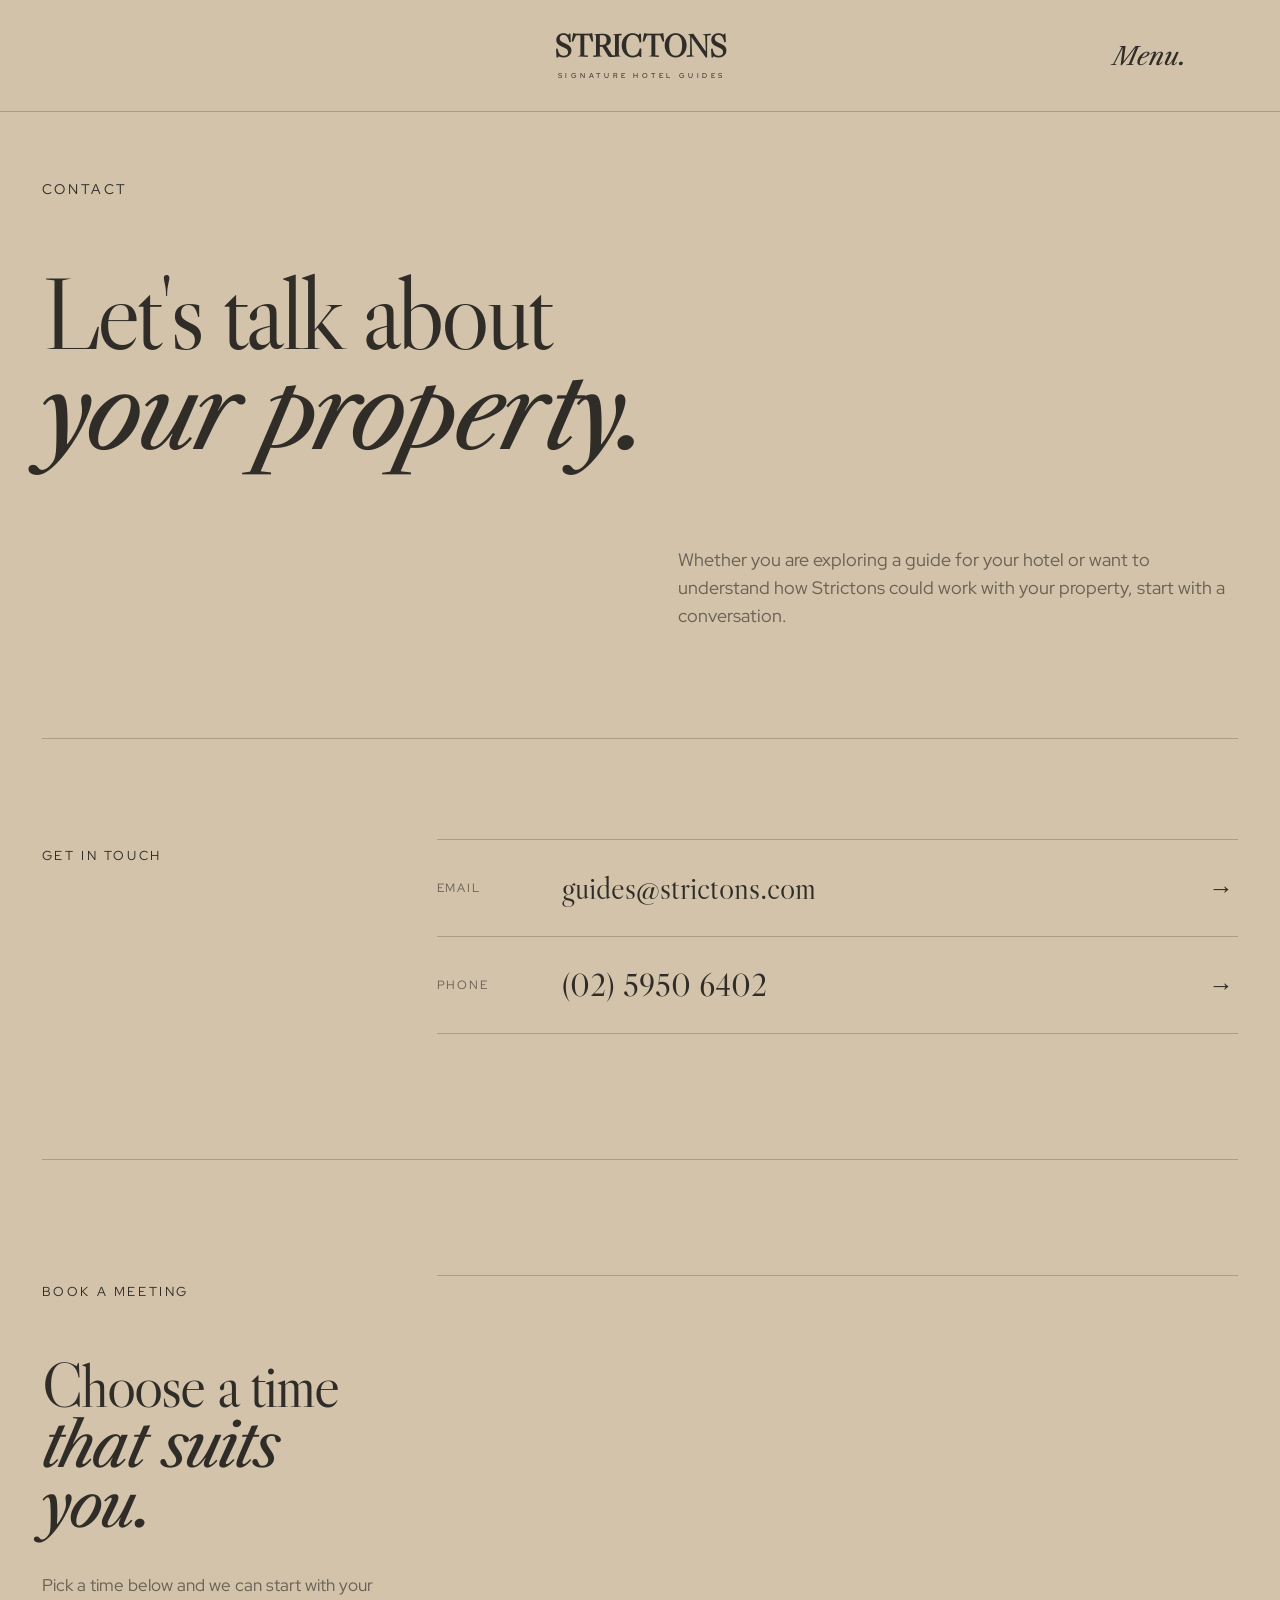
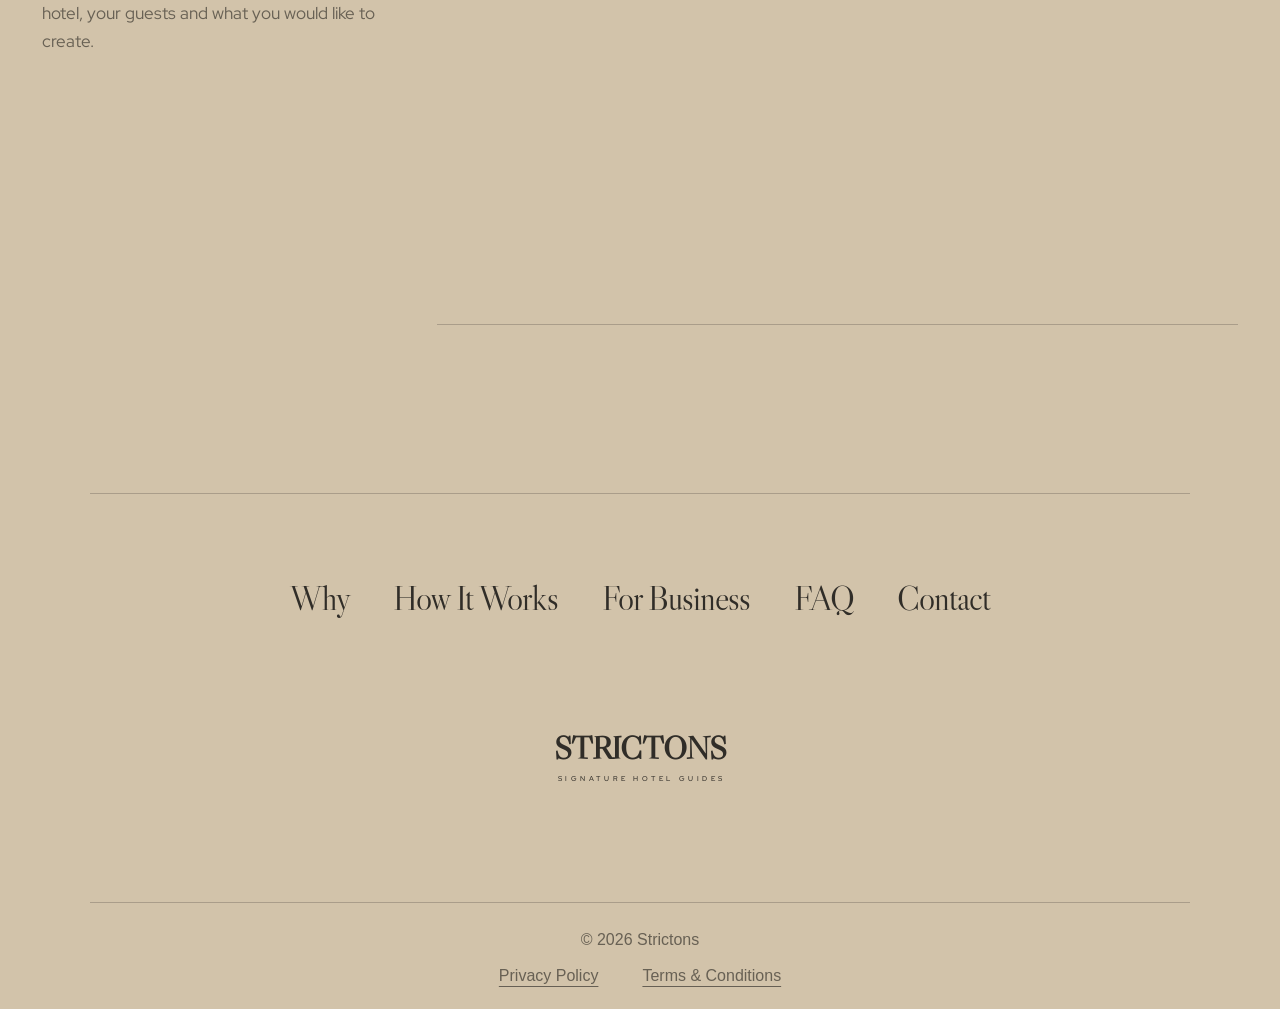
<file: contact.html>
<!doctype html>
<html lang="en">
<head>
<meta charset="utf-8"><meta name="viewport" content="width=device-width,initial-scale=1">
<meta name="description" content="Talk to Strictons about a beautifully printed Signature Hotel Guide for your property, or book a meeting to explore what we could create for your guests.">
<title>Contact Strictons | Signature Hotel Guides</title>
<link rel="icon" type="image/svg+xml" sizes="any" href="/favicon.svg?v=bb56d5d7">
<link rel="preconnect" href="https://fonts.googleapis.com"><link rel="preconnect" href="https://fonts.gstatic.com" crossorigin>
<link href="https://fonts.googleapis.com/css2?family=Libre+Caslon+Display&family=Libre+Caslon+Text:ital@0;1&family=Red+Hat+Display:wght@400;500&display=swap" rel="stylesheet">
<link rel="stylesheet" href="styles.css"><link rel="stylesheet" href="contact.css">
</head>
<body class="contact-page">
<header class="site-header" id="siteHeader"><a class="wordmark" href="/"><strong>STRICTONS</strong><span>SIGNATURE HOTEL GUIDES</span></a><button class="menu-trigger" id="menuOpen" aria-controls="menuOverlay" aria-expanded="false">Menu.</button></header>
<div class="menu-overlay" id="menuOverlay" aria-hidden="true"><nav class="overlay-links" aria-label="Menu"><a href="/why">Why</a><a href="/how-it-works">How It Works</a><a href="/for-business">For Business</a><a href="/faq">FAQ</a><a href="/contact">Contact</a></nav></div>
<main>
<section class="contact-hero">
<p>CONTACT</p>
<h1>Let's talk about<br><em>your property.</em></h1>
<div class="contact-intro"><p>Whether you are exploring a guide for your hotel or want to understand how Strictons could work with your property, start with a conversation.</p></div>
</section>

<section class="contact-details">
<p>GET IN TOUCH</p>
<div class="contact-links">
<a href="mailto:guides@strictons.com"><span>EMAIL</span><strong>guides@strictons.com</strong><i>→</i></a>
<a href="tel:+61259506402"><span>PHONE</span><strong>(02) 5950 6402</strong><i>→</i></a>
</div>
</section>

<section class="contact-book">
<div class="book-heading"><p>BOOK A MEETING</p><h2>Choose a time<br><em>that suits you.</em></h2><p>Pick a time below and we can start with your hotel, your guests and what you would like to create.</p></div>
<div class="calendar-shell">
<!-- Cal inline embed code begins -->
<div style="width:100%;height:100%;overflow:scroll" id="my-cal-inline-meet"></div>
<script type="text/javascript">
  (function (C, A, L) { let p = function (a, ar) { a.q.push(ar); }; let d = C.document; C.Cal = C.Cal || function () { let cal = C.Cal; let ar = arguments; if (!cal.loaded) { cal.ns = {}; cal.q = cal.q || []; d.head.appendChild(d.createElement("script")).src = A; cal.loaded = true; } if (ar[0] === L) { const api = function () { p(api, arguments); }; const namespace = ar[1]; api.q = api.q || []; if(typeof namespace === "string"){cal.ns[namespace] = cal.ns[namespace] || api;p(cal.ns[namespace], ar);p(cal, ["initNamespace", namespace]);} else p(cal, ar); return;} p(cal, ar); }; })(window, "https://app.cal.com/embed/embed.js", "init");
Cal("init", "meet", {origin:"https://app.cal.com"});
Cal.config = Cal.config || {};
Cal.config.forwardQueryParams = true;

  Cal.ns.meet("inline", {
    elementOrSelector:"#my-cal-inline-meet",
    config: {"layout":"month_view","useSlotsViewOnSmallScreen":"true"},
    calLink: "strictons/meet",
  });

  Cal.ns.meet("ui", {"hideEventTypeDetails":false,"layout":"month_view"});
  </script>
  <!-- Cal inline embed code ends -->
</div>
</section>
</main>
<section class="black-stage contact-site-footer"><div class="rule"></div><nav class="footer-nav" aria-label="Site navigation"><a href="/why">Why</a><a href="/how-it-works">How It Works</a><a href="/for-business">For Business</a><a href="/faq">FAQ</a><a href="/contact">Contact</a></nav><div class="bottom-brand wordmark"><strong>STRICTONS</strong><span>SIGNATURE HOTEL GUIDES</span></div><div class="rule bottom-rule"></div><footer><span>© 2026 Strictons</span><div><a href="/privacy">Privacy Policy</a><a href="/terms">Terms &amp; Conditions</a></div></footer></section>
<script src="contact.js"></script>
</body></html>
</file>
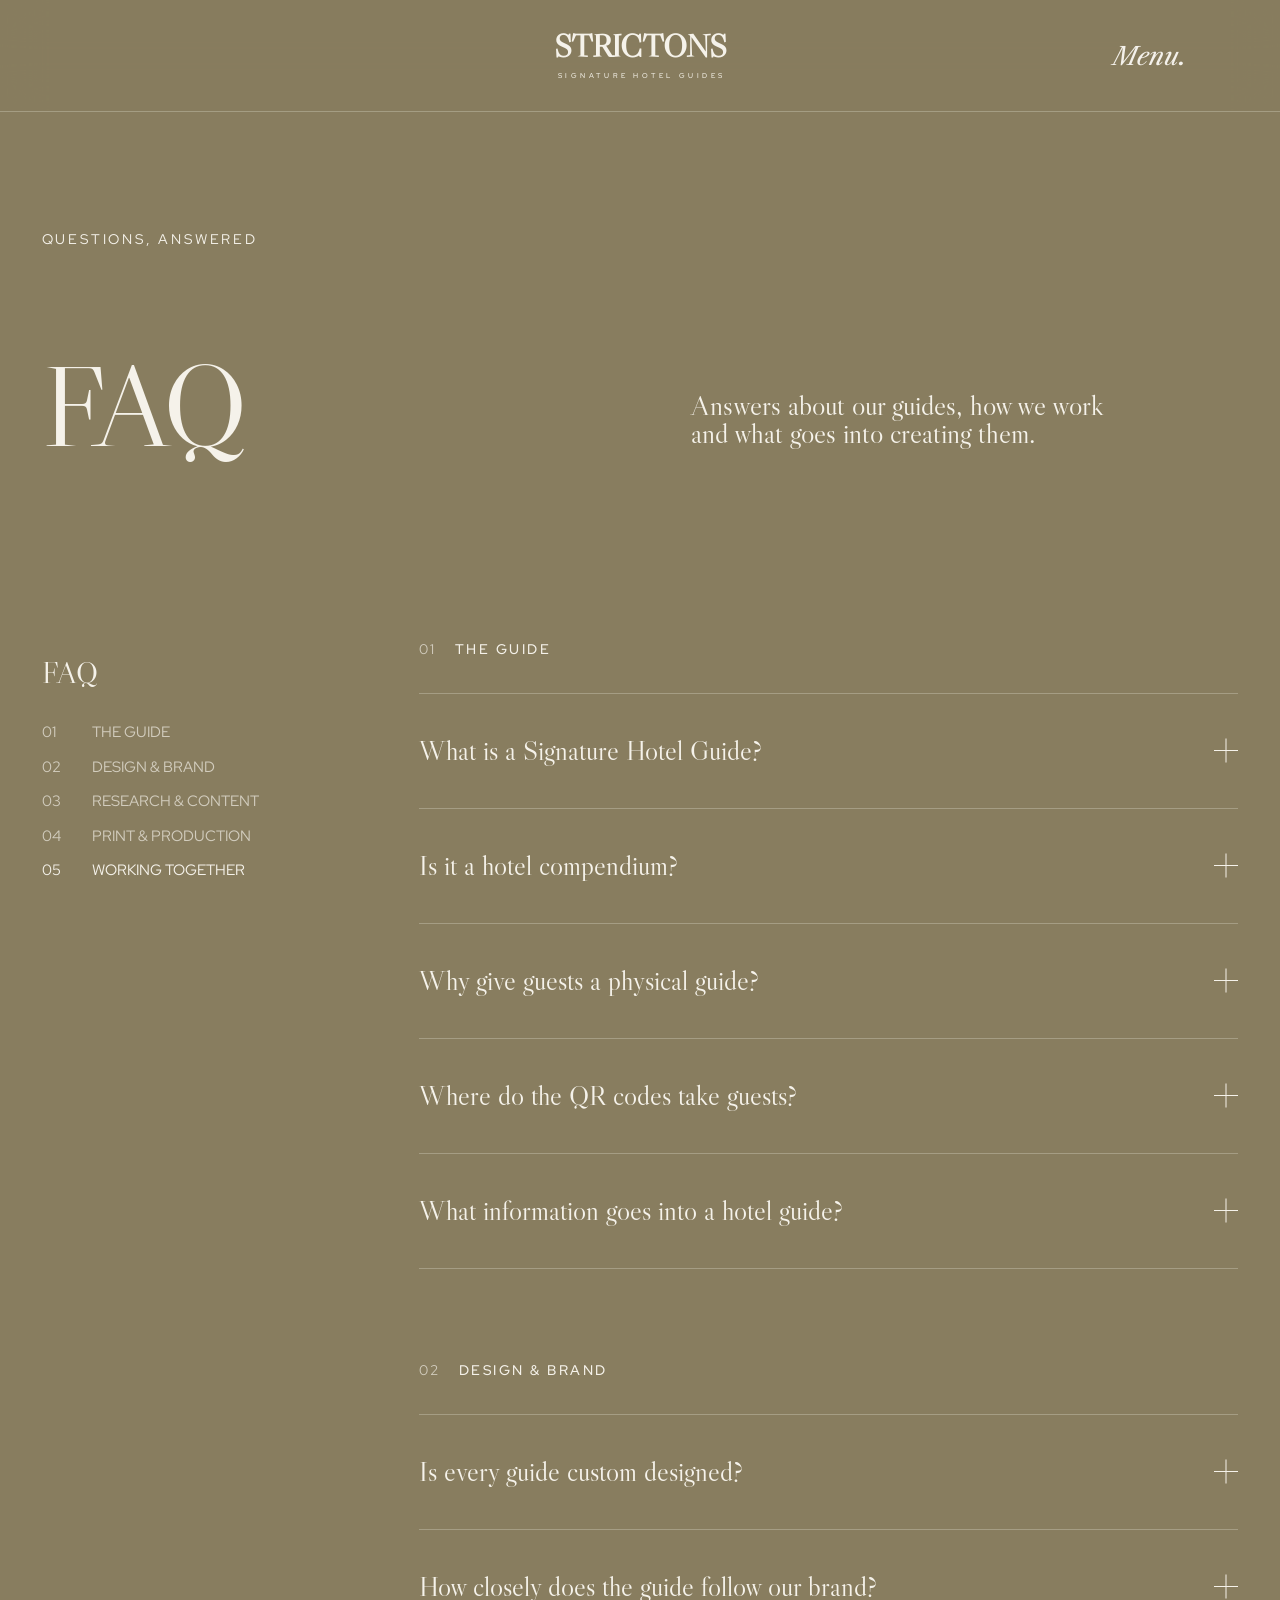
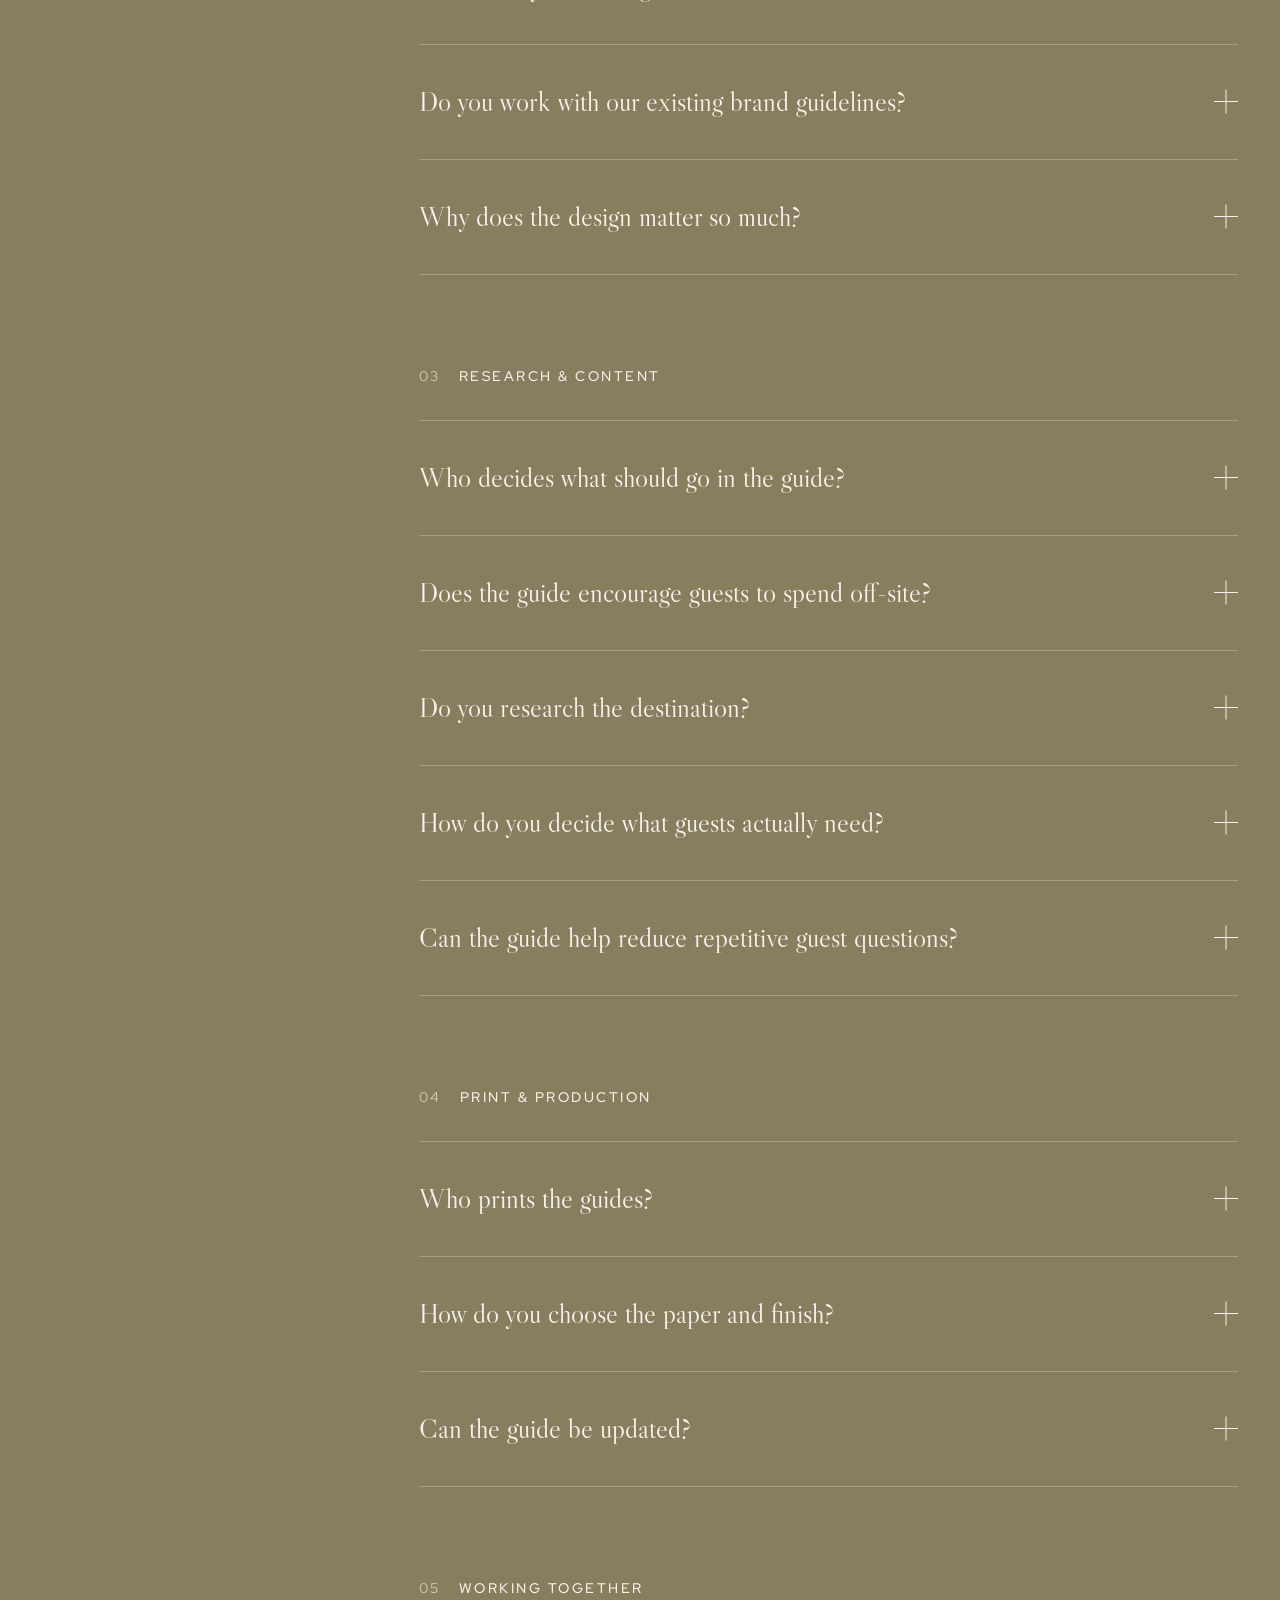
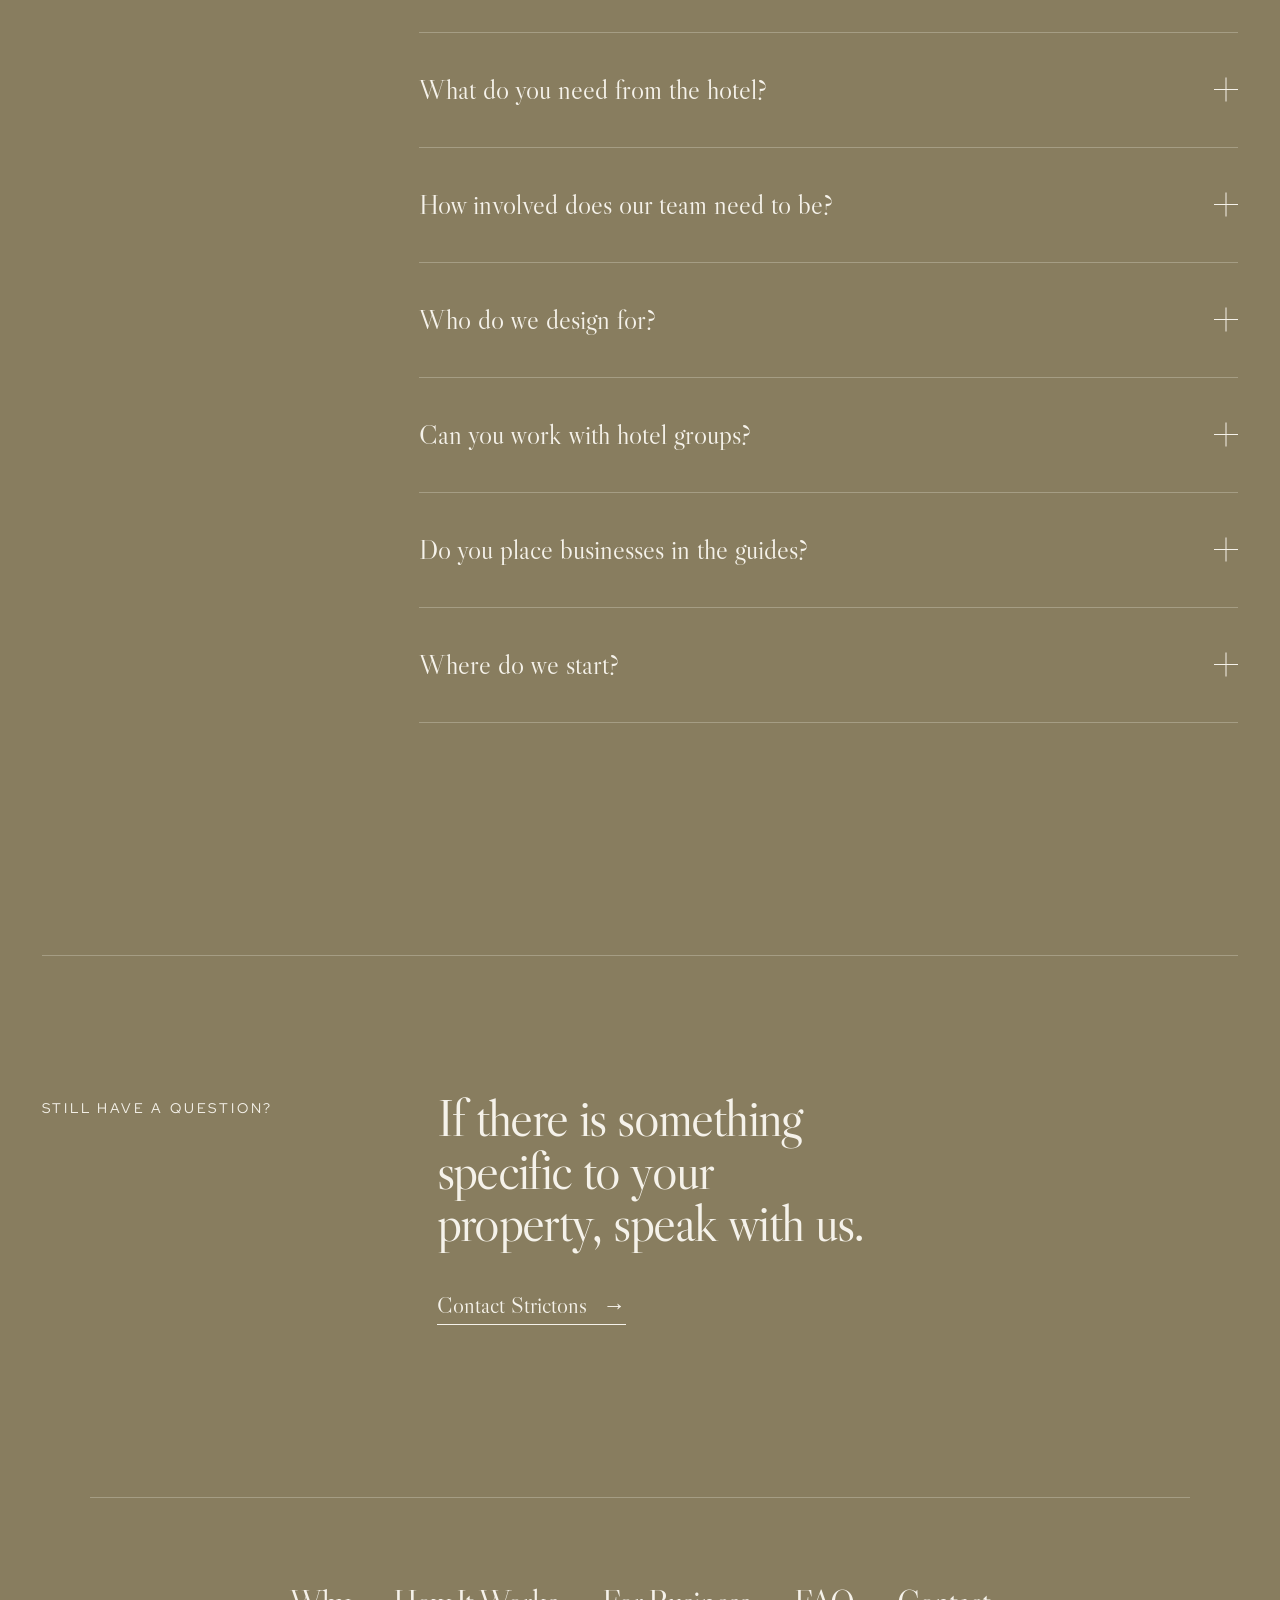
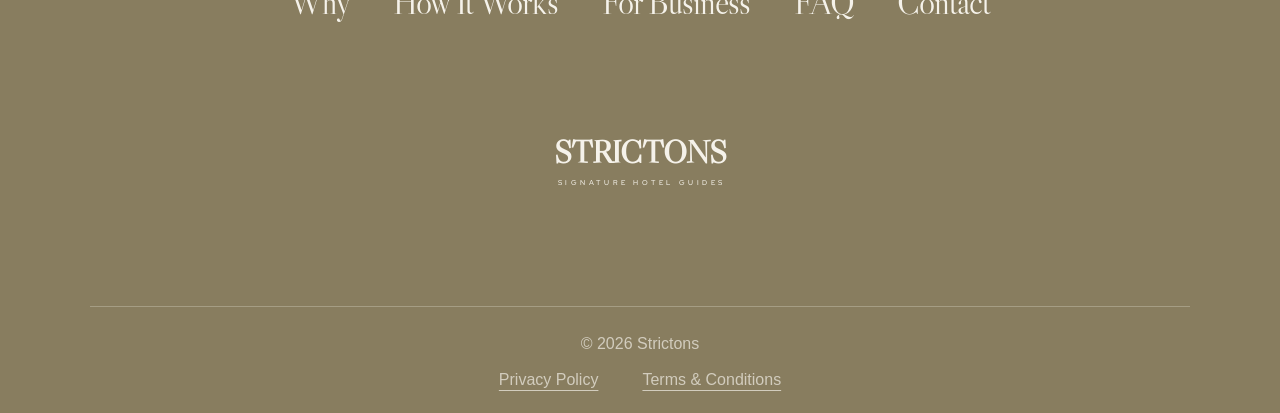
<file: faq.html>
<!doctype html><html lang="en"><head><meta charset="utf-8"><meta name="viewport" content="width=device-width,initial-scale=1"><meta name="description" content="Answers about Strictons printed hotel guides, including branding, content, local recommendations, production, QR codes and how we work with hotels."><title>Hotel Guide FAQs | Strictons Signature Hotel Guides</title>
<link rel="icon" type="image/svg+xml" sizes="any" href="/favicon.svg?v=bb56d5d7"><link rel="preconnect" href="https://fonts.googleapis.com"><link rel="preconnect" href="https://fonts.gstatic.com" crossorigin><link href="https://fonts.googleapis.com/css2?family=Libre+Caslon+Display&family=Libre+Caslon+Text:ital@0;1&family=Red+Hat+Display:wght@400;500&display=swap" rel="stylesheet"><link rel="stylesheet" href="styles.css"><link rel="stylesheet" href="faq.css"></head><body class="faq-page">
<header class="site-header" id="siteHeader"><a class="wordmark" href="/"><strong>STRICTONS</strong><span>SIGNATURE HOTEL GUIDES</span></a><button class="menu-trigger" id="menuOpen" aria-controls="menuOverlay" aria-expanded="false">Menu.</button></header>
<div class="menu-overlay" id="menuOverlay" aria-hidden="true"><nav class="overlay-links" aria-label="Menu"><a href="/why">Why</a><a href="/how-it-works">How It Works</a><a href="/for-business">For Business</a><a href="/faq">FAQ</a><a href="/contact">Contact</a></nav></div>
<main>
<section class="faq-hero"><p>QUESTIONS, ANSWERED</p><h1>FAQ</h1><h2>Answers about our guides, how we work<br>and what goes into creating them.</h2></section>
<div class="faq-layout"><aside class="faq-index"><h3>FAQ</h3><a href="#faq-01"><span>01</span>THE GUIDE</a><a href="#faq-02"><span>02</span>DESIGN & BRAND</a><a href="#faq-03"><span>03</span>RESEARCH & CONTENT</a><a href="#faq-04"><span>04</span>PRINT & PRODUCTION</a><a href="#faq-05"><span>05</span>WORKING TOGETHER</a></aside><div class="faq-content"><section class="faq-group" id="faq-01"><div class="faq-group-title"><span>01</span><strong>THE GUIDE</strong></div><article class="faq-item"><button class="faq-question" aria-expanded="false"><span>What is a Signature Hotel Guide?</span><i aria-hidden="true"></i></button><div class="faq-answer"><div><p>A custom-designed guide shaped around both the hotel and its location. It brings together the property’s brand, amenities, essential information and offers with carefully selected local recommendations and destination context. By treating the hotel and its surroundings as part of the same guest experience, the guide helps travellers understand where they are, what is available to them and how to make more of their stay.</p></div></div></article><article class="faq-item"><button class="faq-question" aria-expanded="false"><span>Is it a hotel compendium?</span><i aria-hidden="true"></i></button><div class="faq-answer"><div><p>In some ways, yes. It provides many of the same practical details, but in a format each guest can take with them. Instead of one compendium belonging to the room, every guest can receive their own pocket-sized guide at arrival, use it throughout their stay, and take it home afterwards.</p></div></div></article><article class="faq-item"><button class="faq-question" aria-expanded="false"><span>Why give guests a physical guide?</span><i aria-hidden="true"></i></button><div class="faq-answer"><div><p>A physical guide makes the arrival feel more considered. Handing a guest something well-designed and useful is a small gesture, but it feels personal, professional and intentional. It gives them an immediate reference without another login, download or screen, and something they can carry with them throughout the stay.</p></div></div></article><article class="faq-item"><button class="faq-question" aria-expanded="false"><span>Where do the QR codes take guests?</span><i aria-hidden="true"></i></button><div class="faq-answer"><div><p>Where useful, a QR code can take guests directly to a business's booking page, website, menu or directions. The printed guide helps them discover the recommendation, and the link makes it easy to take the next step without opening another guide or app.</p></div></div></article><article class="faq-item"><button class="faq-question" aria-expanded="false"><span>What information goes into a hotel guide?</span><i aria-hidden="true"></i></button><div class="faq-answer"><div><p>Every guide is shaped around the property and the type of stay you want to create. We typically include essential guest information, amenities, dining, offers, experiences and carefully selected local recommendations. Everything is chosen around the hotel, its guests and its location, so the guide stays useful rather than becoming overloaded with information.</p></div></div></article></section><section class="faq-group" id="faq-02"><div class="faq-group-title"><span>02</span><strong>DESIGN & BRAND</strong></div><article class="faq-item"><button class="faq-question" aria-expanded="false"><span>Is every guide custom designed?</span><i aria-hidden="true"></i></button><div class="faq-answer"><div><p>Yes. The whole idea is for each guide to become signature to the hotel. We build it around the property’s distinct brand, character, guest profile and location, creating something that feels uniquely theirs and recognisable as part of the hotel experience.</p></div></div></article><article class="faq-item"><button class="faq-question" aria-expanded="false"><span>How closely does the guide follow our brand?</span><i aria-hidden="true"></i></button><div class="faq-answer"><div><p>Entirely. Every Signature Hotel Guide is designed to feel like it belongs to the hotel. We carry the property’s visual identity, tone, imagery and brand standards through every part of the guide, so it becomes a natural extension of the brand.</p></div></div></article><article class="faq-item"><button class="faq-question" aria-expanded="false"><span>Do you work with our existing brand guidelines?</span><i aria-hidden="true"></i></button><div class="faq-answer"><div><p>Absolutely. We use your existing brand guidelines as the foundation for the guide, carrying your typography, colours, imagery, tone and visual language into the design. Where the guidelines leave room for interpretation, we make considered decisions that remain true to the hotel and its identity. Everything is approved by you, before going to print.</p></div></div></article><article class="faq-item"><button class="faq-question" aria-expanded="false"><span>Why does the design matter so much?</span><i aria-hidden="true"></i></button><div class="faq-answer"><div><p>Guests experience a hotel through hundreds of small details. A well-designed guide reinforces the property’s identity, makes information easier to use and adds to the sense that the guest experience has been thought through properly. It is a small, but important touchpoint.</p></div></div></article></section><section class="faq-group" id="faq-03"><div class="faq-group-title"><span>03</span><strong>RESEARCH & CONTENT</strong></div><article class="faq-item"><button class="faq-question" aria-expanded="false"><span>Who decides what should go in the guide?</span><i aria-hidden="true"></i></button><div class="faq-answer"><div><p>We work with the hotel to determine what matters most. We look at the property, guest profile, location, facilities and the questions guests are likely to have before deciding what earns space.</p></div></div></article><article class="faq-item"><button class="faq-question" aria-expanded="false"><span>Does the guide encourage guests to spend off-site?</span><i aria-hidden="true"></i></button><div class="faq-answer"><div><p>The guide is designed to support the hotel first. It gives prominent space to the property’s own restaurants, bars, spa, experiences, offers and other ways guests can spend more of their stay on-site. Local recommendations are included selectively to complement that experience, not compete with it. The goal is to help guests make more of the hotel while also giving them trusted options when they do choose to explore.</p></div></div></article><article class="faq-item"><button class="faq-question" aria-expanded="false"><span>Do you research the destination?</span><i aria-hidden="true"></i></button><div class="faq-answer"><div><p>Yes. Local recommendations should be useful, accurate and appropriate for the hotel's guests. We research the surrounding area rather than treating destination content as filler.</p></div></div></article><article class="faq-item"><button class="faq-question" aria-expanded="false"><span>How do you decide what guests actually need?</span><i aria-hidden="true"></i></button><div class="faq-answer"><div><p>We study the stay from the guest's point of view: arrival, the room, hotel facilities, dining, the surrounding area and the decisions they are likely to make during their visit. The aim is useful information, not more information.</p></div></div></article><article class="faq-item"><button class="faq-question" aria-expanded="false"><span>Can the guide help reduce repetitive guest questions?</span><i aria-hidden="true"></i></button><div class="faq-answer"><div><p>That is one of its practical benefits. Clear information placed in the guest's hands can answer many common questions before a call or return trip to reception is necessary. It does not replace hospitality; it gives the team more space to provide it.</p></div></div></article></section><section class="faq-group" id="faq-04"><div class="faq-group-title"><span>04</span><strong>PRINT & PRODUCTION</strong></div><article class="faq-item"><button class="faq-question" aria-expanded="false"><span>Who prints the guides?</span><i aria-hidden="true"></i></button><div class="faq-answer"><div><p>We work with a specialist printing partner selected for the requirements of the project. Paper, finishing, colour reproduction, binding and durability all matter when producing something guests will physically handle.</p></div></div></article><article class="faq-item"><button class="faq-question" aria-expanded="false"><span>How do you choose the paper and finish?</span><i aria-hidden="true"></i></button><div class="faq-answer"><div><p>Paper and finish are part of the design, not an afterthought. We consider how the guide should feel in the hand, how well it needs to withstand being carried throughout a stay, and whether it is something a guest will want to keep afterwards. If the hotel wants to incorporate keycards into the back of the guide, we also account for the extra handling and durability that requires.</p></div></div></article><article class="faq-item"><button class="faq-question" aria-expanded="false"><span>Can the guide be updated?</span><i aria-hidden="true"></i></button><div class="faq-answer"><div><p>Yes. The printed guide is typically refreshed every 12 months if the hotel chooses to continue, giving us the opportunity to review changes to the property, offers, guest information and local recommendations before the next edition is produced. Where QR codes are included, they can lead guests to the relevant business's current online information.</p></div></div></article></section><section class="faq-group" id="faq-05"><div class="faq-group-title"><span>05</span><strong>WORKING TOGETHER</strong></div><article class="faq-item"><button class="faq-question" aria-expanded="false"><span>What do you need from the hotel?</span><i aria-hidden="true"></i></button><div class="faq-answer"><div><p>We need your brand assets, existing guest information, useful property details and access to the people who understand the hotel best. Your reception, concierge and management all provide unique, key insights into the guest experience.</p></div></div></article><article class="faq-item"><button class="faq-question" aria-expanded="false"><span>How involved does our team need to be?</span><i aria-hidden="true"></i></button><div class="faq-answer"><div><p>Enough to give us the right information and approve the important decisions. We are not looking to create another large internal project for the hotel.</p></div></div></article><article class="faq-item"><button class="faq-question" aria-expanded="false"><span>Who do we design for?</span><i aria-hidden="true"></i></button><div class="faq-answer"><div><p>Our guides work across different hotels, from small luxury properties to lifestyle hotels, resorts and destination stays. Each one is approached differently, because the guest, the property and the surrounding location are different. The common thread is a hotel that cares about how its brand is experienced and how well guests understand what is available to them.</p></div></div></article><article class="faq-item"><button class="faq-question" aria-expanded="false"><span>Can you work with hotel groups?</span><i aria-hidden="true"></i></button><div class="faq-answer"><div><p>Yes. A group may need consistency across properties while still allowing each hotel to retain its own identity. The system can be approached with both requirements in mind.</p></div></div></article><article class="faq-item"><button class="faq-question" aria-expanded="false"><span>Do you place businesses in the guides?</span><i aria-hidden="true"></i></button><div class="faq-answer"><div><p>Yes. We include local businesses and experiences to enhance the guest experience beyond the property. Every business is approved by the hotel before it appears, and each inclusion is considered against the hotel’s brand, location and guest profile. Done well, these recommendations help guests make better memories of their stay, and those memories become part of how they remember the hotel.</p></div></div></article><article class="faq-item"><button class="faq-question" aria-expanded="false"><span>Where do we start?</span><i aria-hidden="true"></i></button><div class="faq-answer"><div><p>We start with a conversation. We organise a meeting with your management team to understand the guest experience as it exists today and the ideal experience you would like to create. From there, we look at whether a hotel guide could genuinely add value, and whether it is the right fit for the property.</p></div></div></article></section></div></div>
<section class="faq-contact" id="contact"><p>STILL HAVE A QUESTION?</p><div><h2>If there is something<br>specific to your<br>property, speak with us.</h2><a href="/contact">Contact Strictons <span>→</span></a></div></section>
</main>
<section class="black-stage faq-site-footer">
  <div class="rule"></div>
  <nav class="footer-nav" aria-label="Site navigation">
    <a href="/why">Why</a><a href="/how-it-works">How It Works</a><a href="/for-business">For Business</a><a href="/faq">FAQ</a><a href="/contact">Contact</a>
  </nav>
  <div class="bottom-brand wordmark"><strong>STRICTONS</strong><span>SIGNATURE HOTEL GUIDES</span></div>
  <div class="rule bottom-rule"></div>
  <footer><span>© 2026 Strictons</span><div><a href="/privacy">Privacy Policy</a><a href="/terms">Terms &amp; Conditions</a></div></footer>
</section>
<script src="faq.js"></script></body></html>
</file>
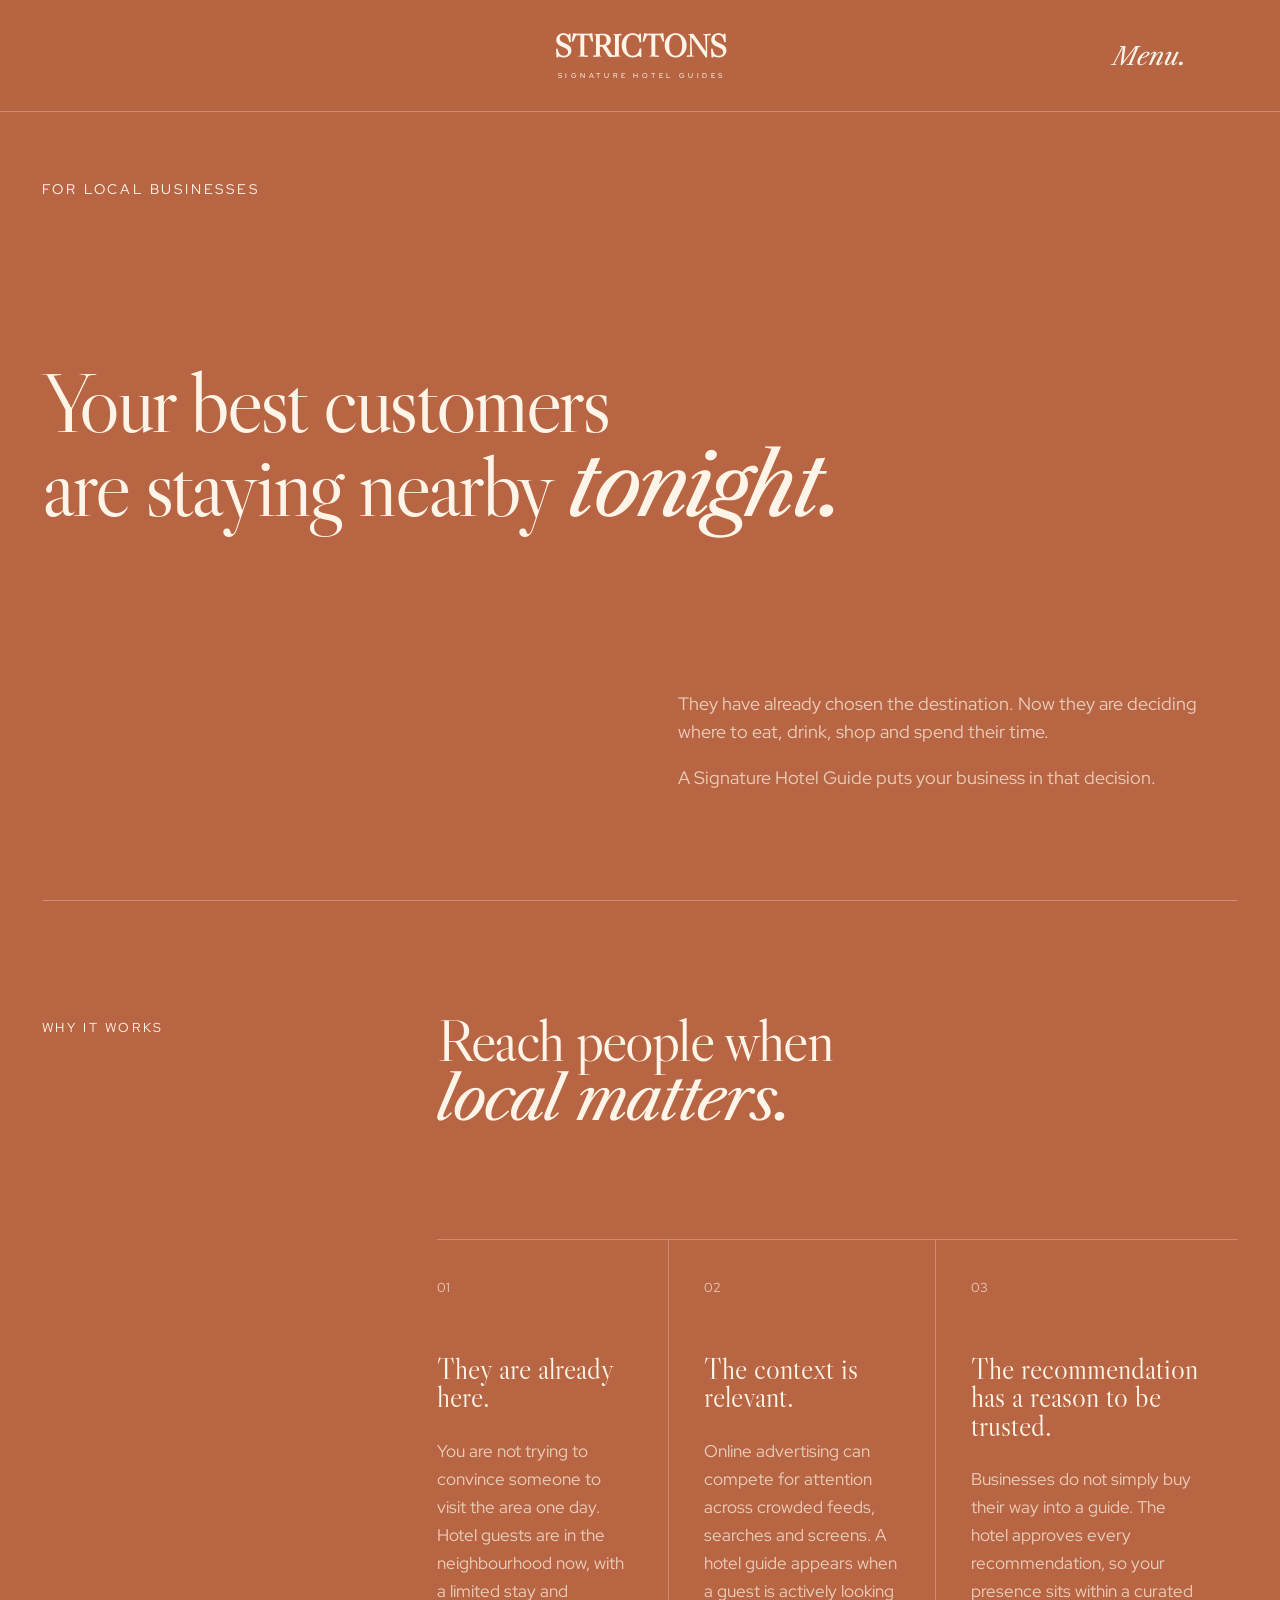
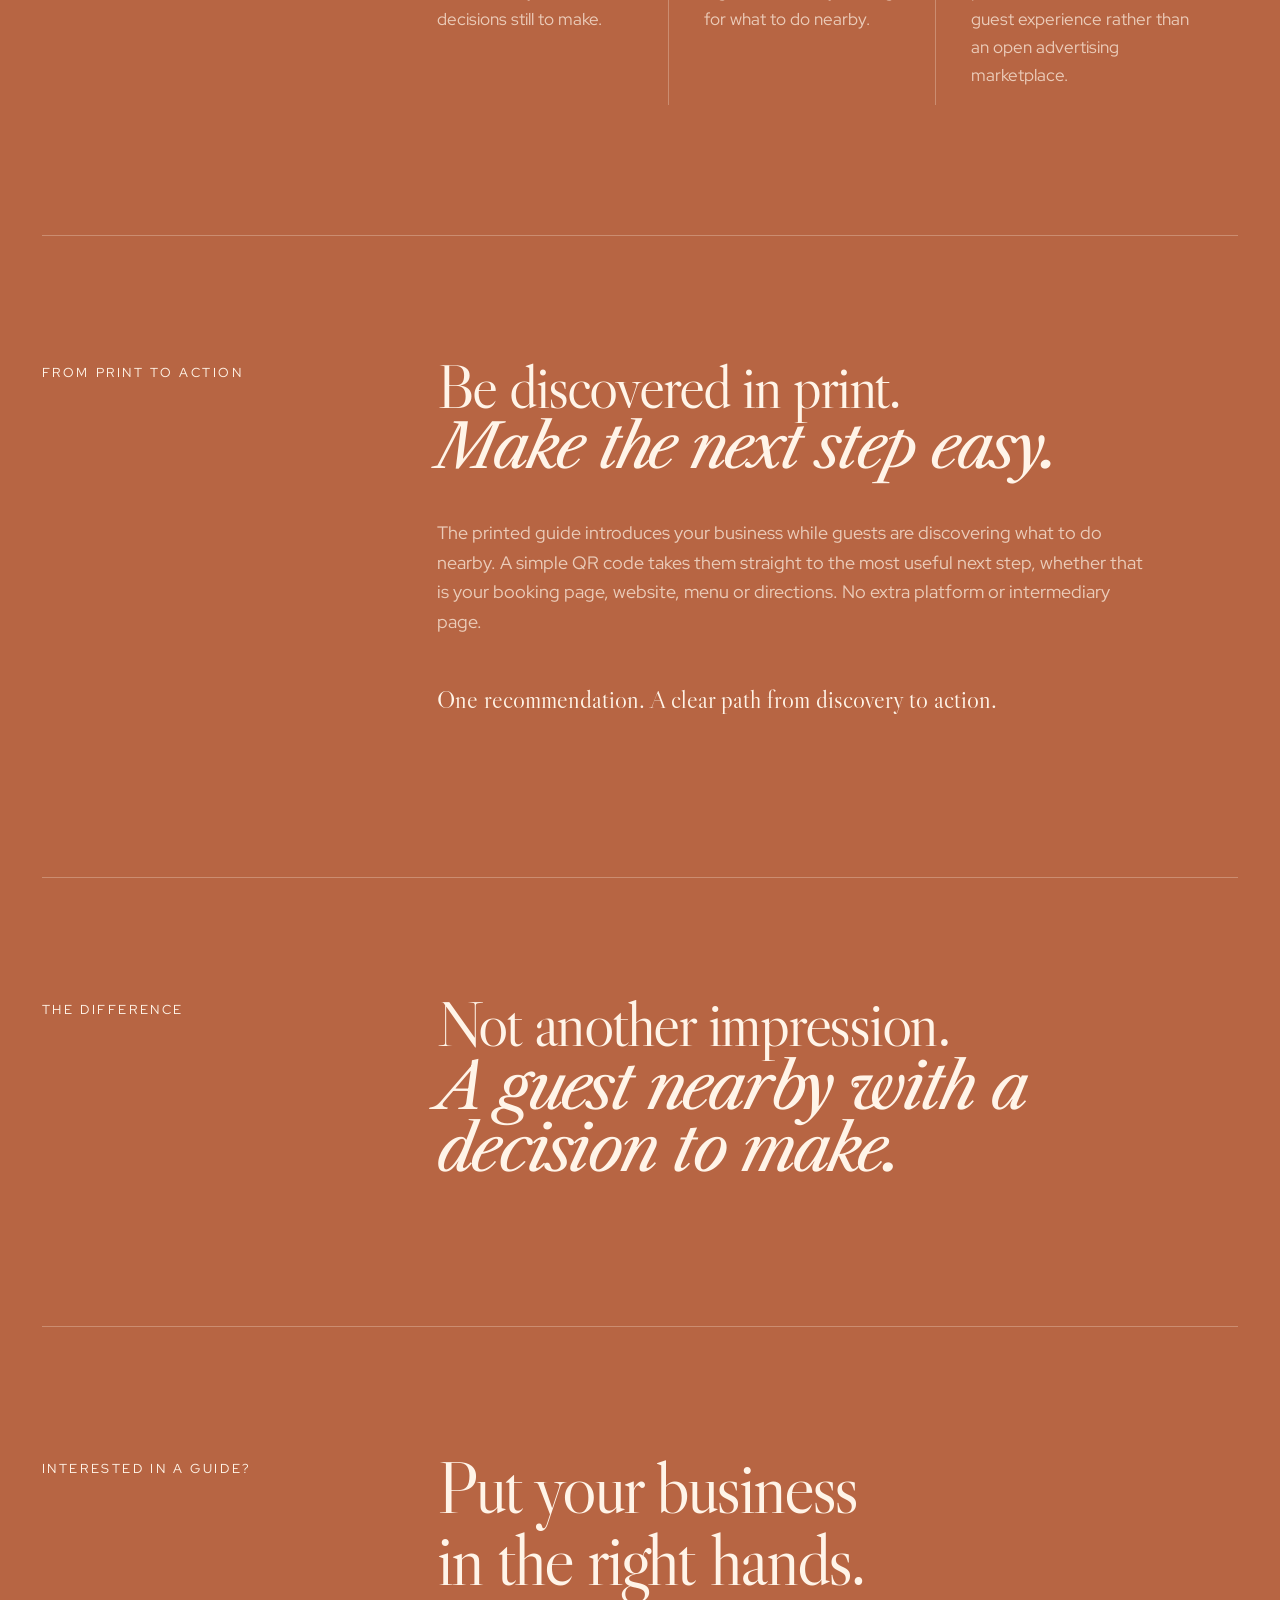
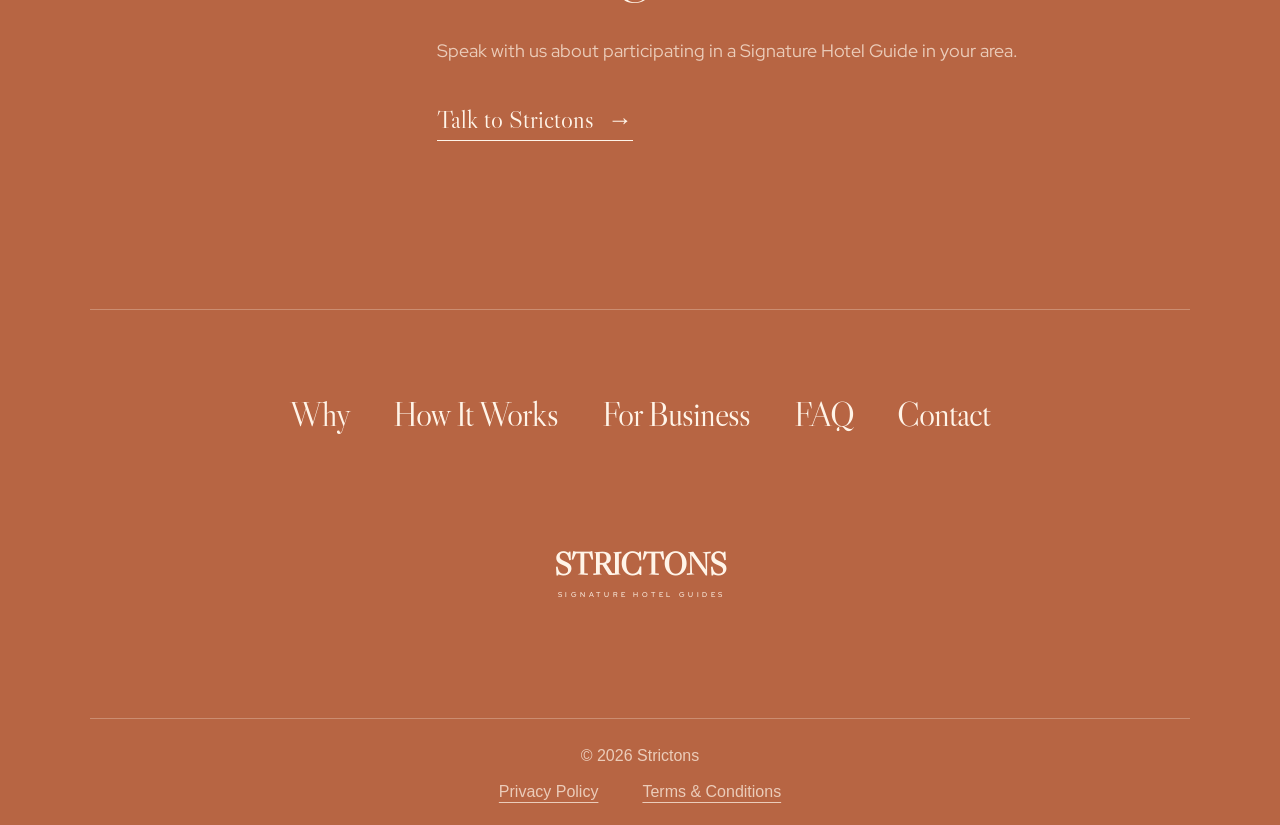
<file: for-business.html>
<!doctype html>
<html lang="en">
<head>
<meta charset="utf-8"><meta name="viewport" content="width=device-width,initial-scale=1">
<meta name="description" content="Reach hotel guests already nearby with a hotel-approved printed guide and a direct QR link to your booking page, website, menu or directions.">
<title>Reach Hotel Guests Staying Nearby | Strictons</title>
<link rel="icon" type="image/svg+xml" sizes="any" href="/favicon.svg?v=bb56d5d7">
<link rel="preconnect" href="https://fonts.googleapis.com"><link rel="preconnect" href="https://fonts.gstatic.com" crossorigin>
<link href="https://fonts.googleapis.com/css2?family=Libre+Caslon+Display&family=Libre+Caslon+Text:ital@0;1&family=Red+Hat+Display:wght@400;500&display=swap" rel="stylesheet">
<link rel="stylesheet" href="styles.css"><link rel="stylesheet" href="for-business.css">
</head>
<body class="business-page">
<header class="site-header" id="siteHeader"><a class="wordmark" href="/"><strong>STRICTONS</strong><span>SIGNATURE HOTEL GUIDES</span></a><button class="menu-trigger" id="menuOpen" aria-controls="menuOverlay" aria-expanded="false">Menu.</button></header>
<div class="menu-overlay" id="menuOverlay" aria-hidden="true"><nav class="overlay-links" aria-label="Menu"><a href="/why">Why</a><a href="/how-it-works">How It Works</a><a href="/for-business">For Business</a><a href="/faq">FAQ</a><a href="/contact">Contact</a></nav></div>

<main>
<section class="business-hero">
<p>FOR LOCAL BUSINESSES</p>
<h1>Your best customers<br>are staying nearby <em>tonight.</em></h1>
<div class="business-intro"><p>They have already chosen the destination. Now they are deciding where to eat, drink, shop and spend their time.</p><p>A Signature Hotel Guide puts your business in that decision.</p></div>
</section>

<section class="business-case">
<div class="case-intro"><p>WHY IT WORKS</p><h2>Reach people when<br><em>local matters.</em></h2></div>
<div class="case-grid">
<article><span>01</span><h3>They are already here.</h3><p>You are not trying to convince someone to visit the area one day. Hotel guests are in the neighbourhood now, with a limited stay and decisions still to make.</p></article>
<article><span>02</span><h3>The context is relevant.</h3><p>Online advertising can compete for attention across crowded feeds, searches and screens. A hotel guide appears when a guest is actively looking for what to do nearby.</p></article>
<article><span>03</span><h3>The recommendation has a reason to be trusted.</h3><p>Businesses do not simply buy their way into a guide. The hotel approves every recommendation, so your presence sits within a curated guest experience rather than an open advertising marketplace.</p></article>
</div>
</section>

<section class="business-digital">
<p>FROM PRINT TO ACTION</p>
<div><h2>Be discovered in print.<br><em>Make the next step easy.</em></h2><p>The printed guide introduces your business while guests are discovering what to do nearby. A simple QR code takes them straight to the most useful next step, whether that is your booking page, website, menu or directions. No extra platform or intermediary page.</p><p class="digital-note">One recommendation. A clear path from discovery to action.</p></div>
</section>

<section class="business-close"><p>THE DIFFERENCE</p><h2>Not another impression.<br><em>A guest nearby with a decision to make.</em></h2></section>

<section class="business-cta" id="contact"><p>INTERESTED IN A GUIDE?</p><div><h2>Put your business<br>in the right hands.</h2><p>Speak with us about participating in a Signature Hotel Guide in your area.</p><a href="/contact">Talk to Strictons <span>→</span></a></div></section>
</main>

<section class="black-stage business-site-footer"><div class="rule"></div><nav class="footer-nav" aria-label="Site navigation"><a href="/why">Why</a><a href="/how-it-works">How It Works</a><a href="/for-business">For Business</a><a href="/faq">FAQ</a><a href="/contact">Contact</a></nav><div class="bottom-brand wordmark"><strong>STRICTONS</strong><span>SIGNATURE HOTEL GUIDES</span></div><div class="rule bottom-rule"></div><footer><span>© 2026 Strictons</span><div><a href="/privacy">Privacy Policy</a><a href="/terms">Terms &amp; Conditions</a></div></footer></section>
<script src="for-business.js"></script>
</body></html>
</file>
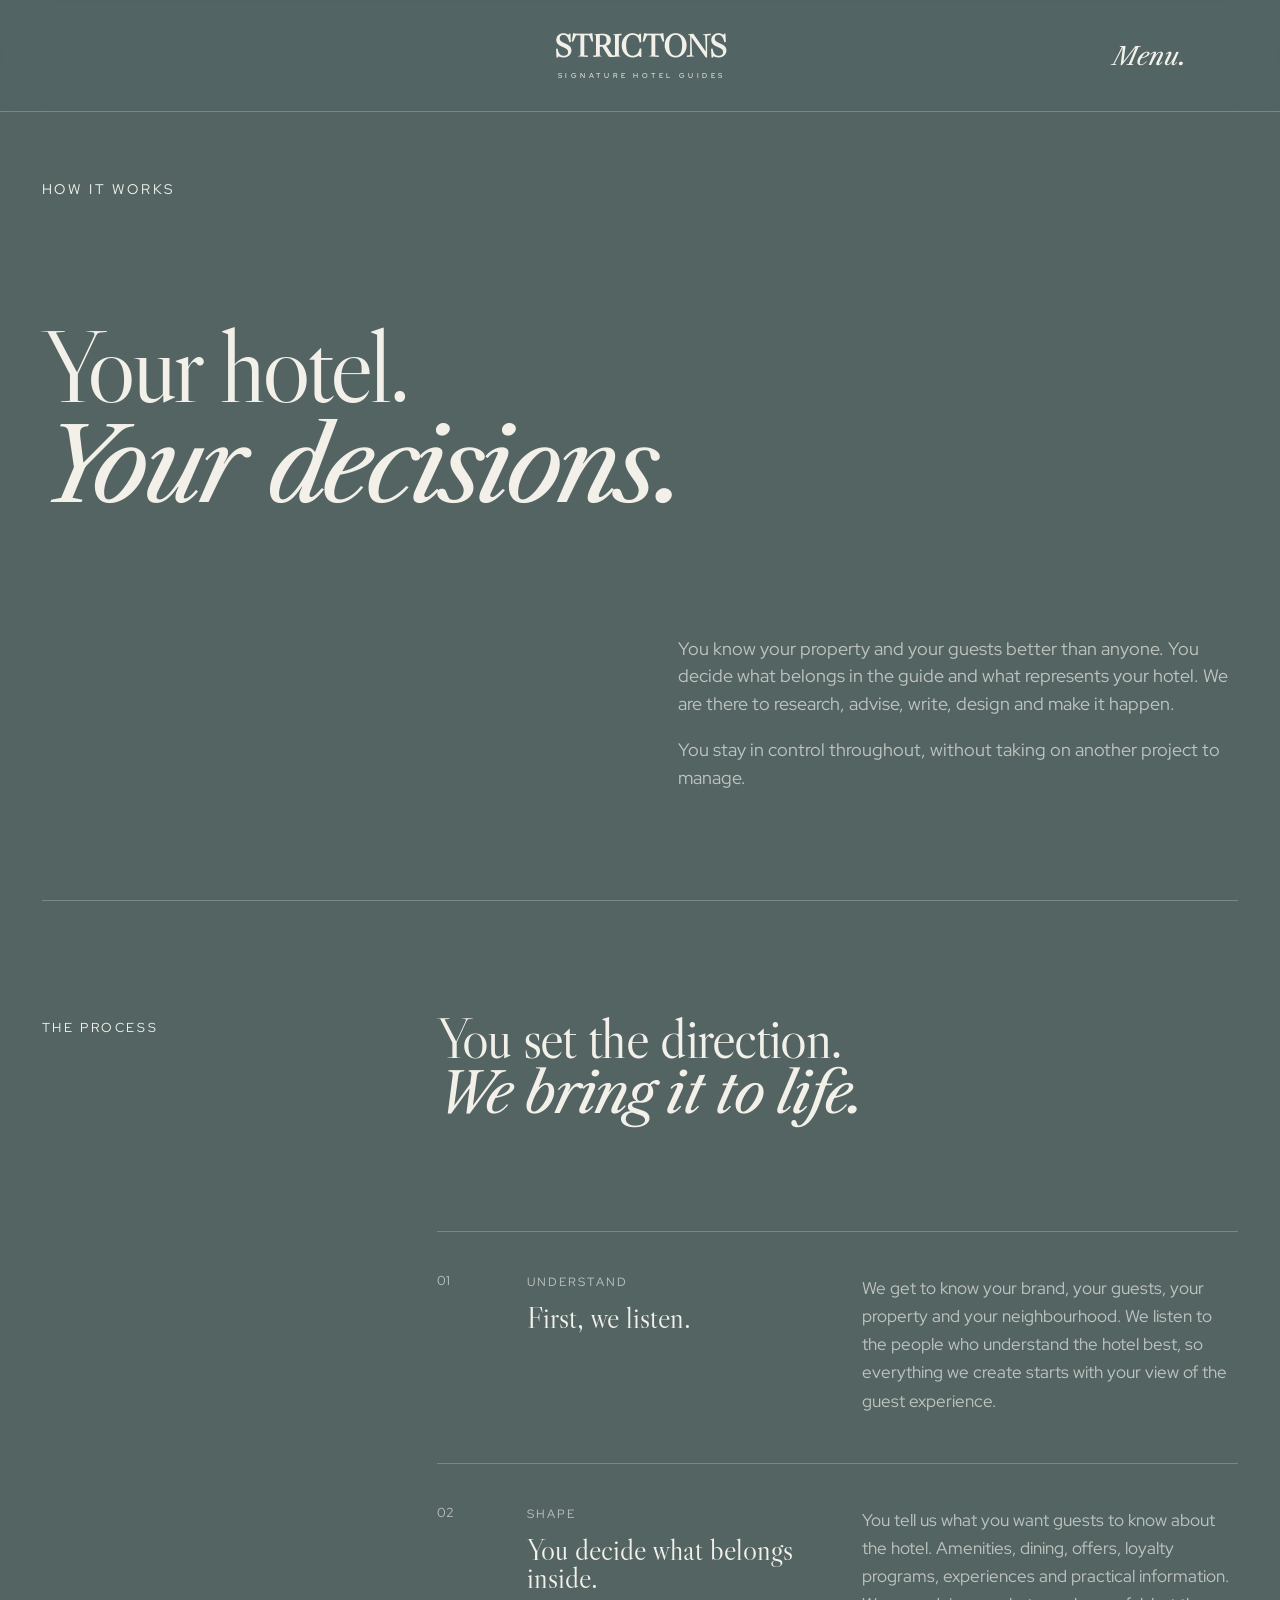
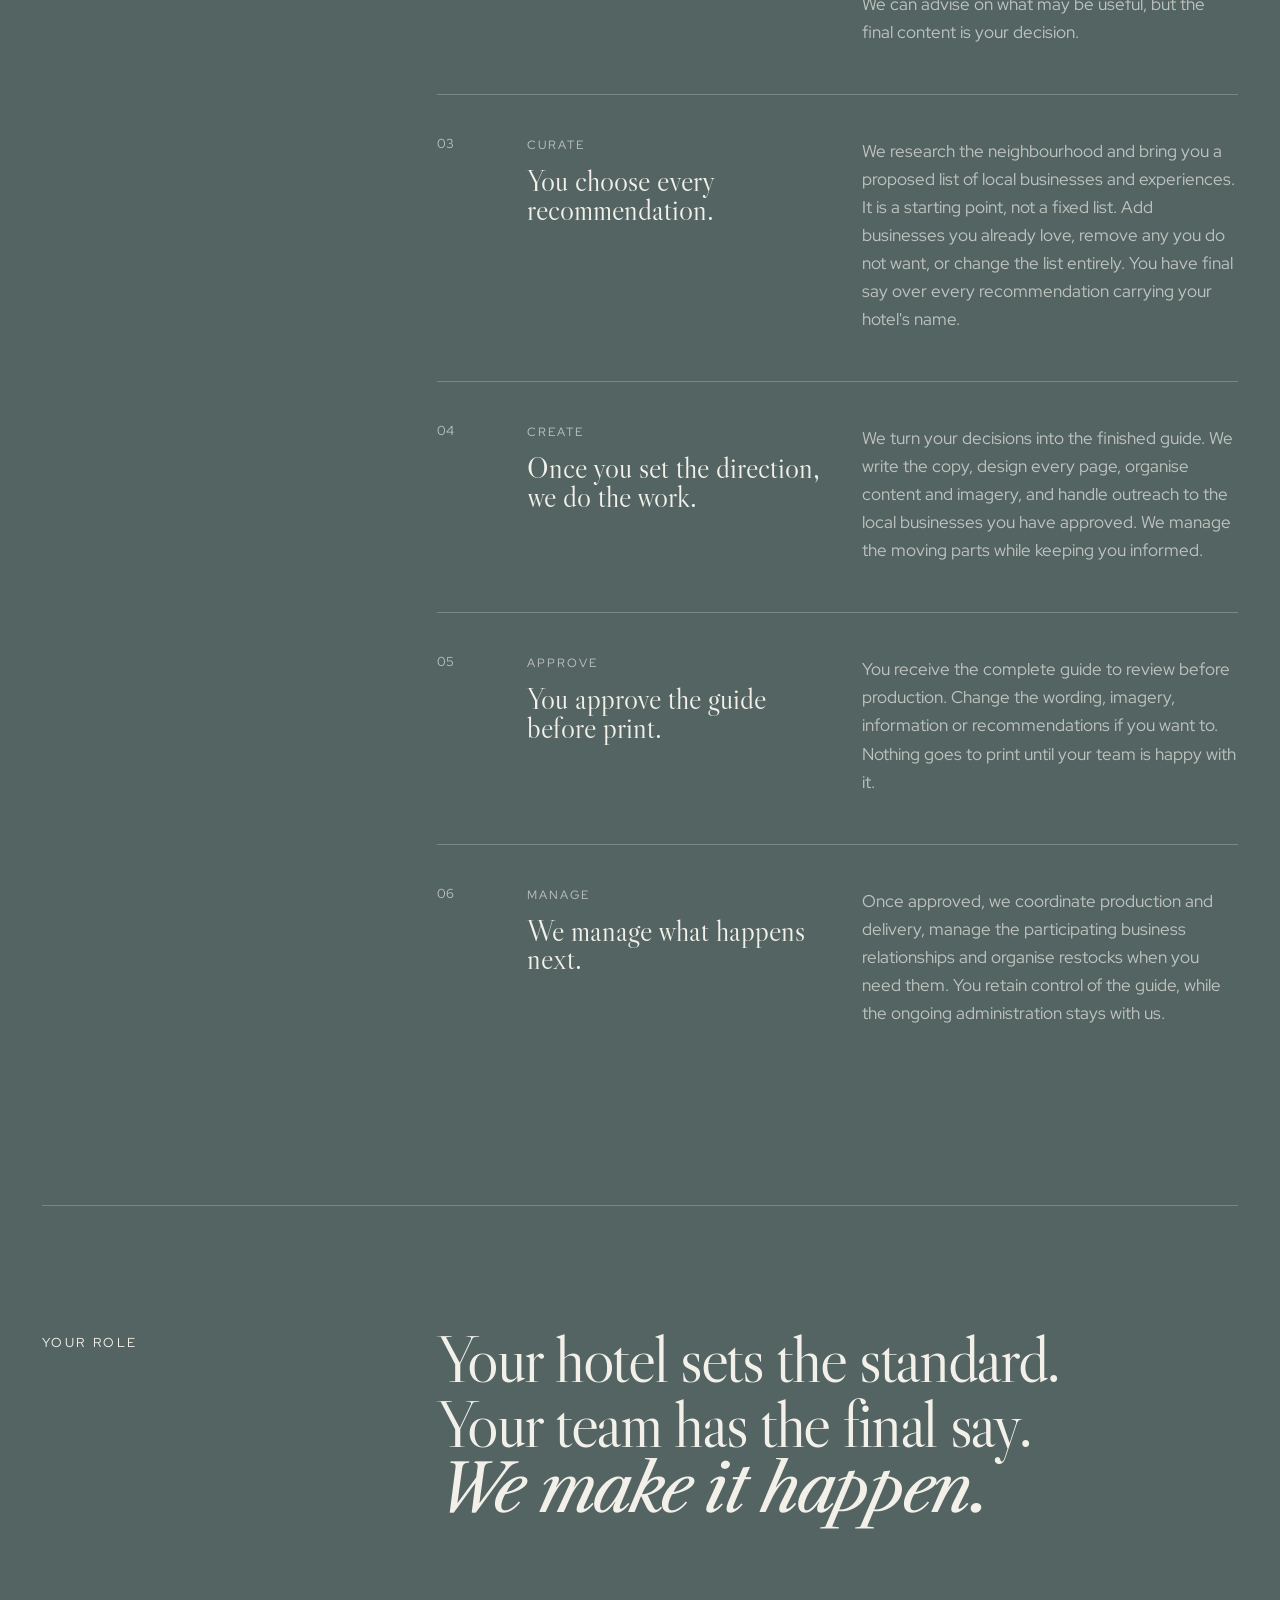
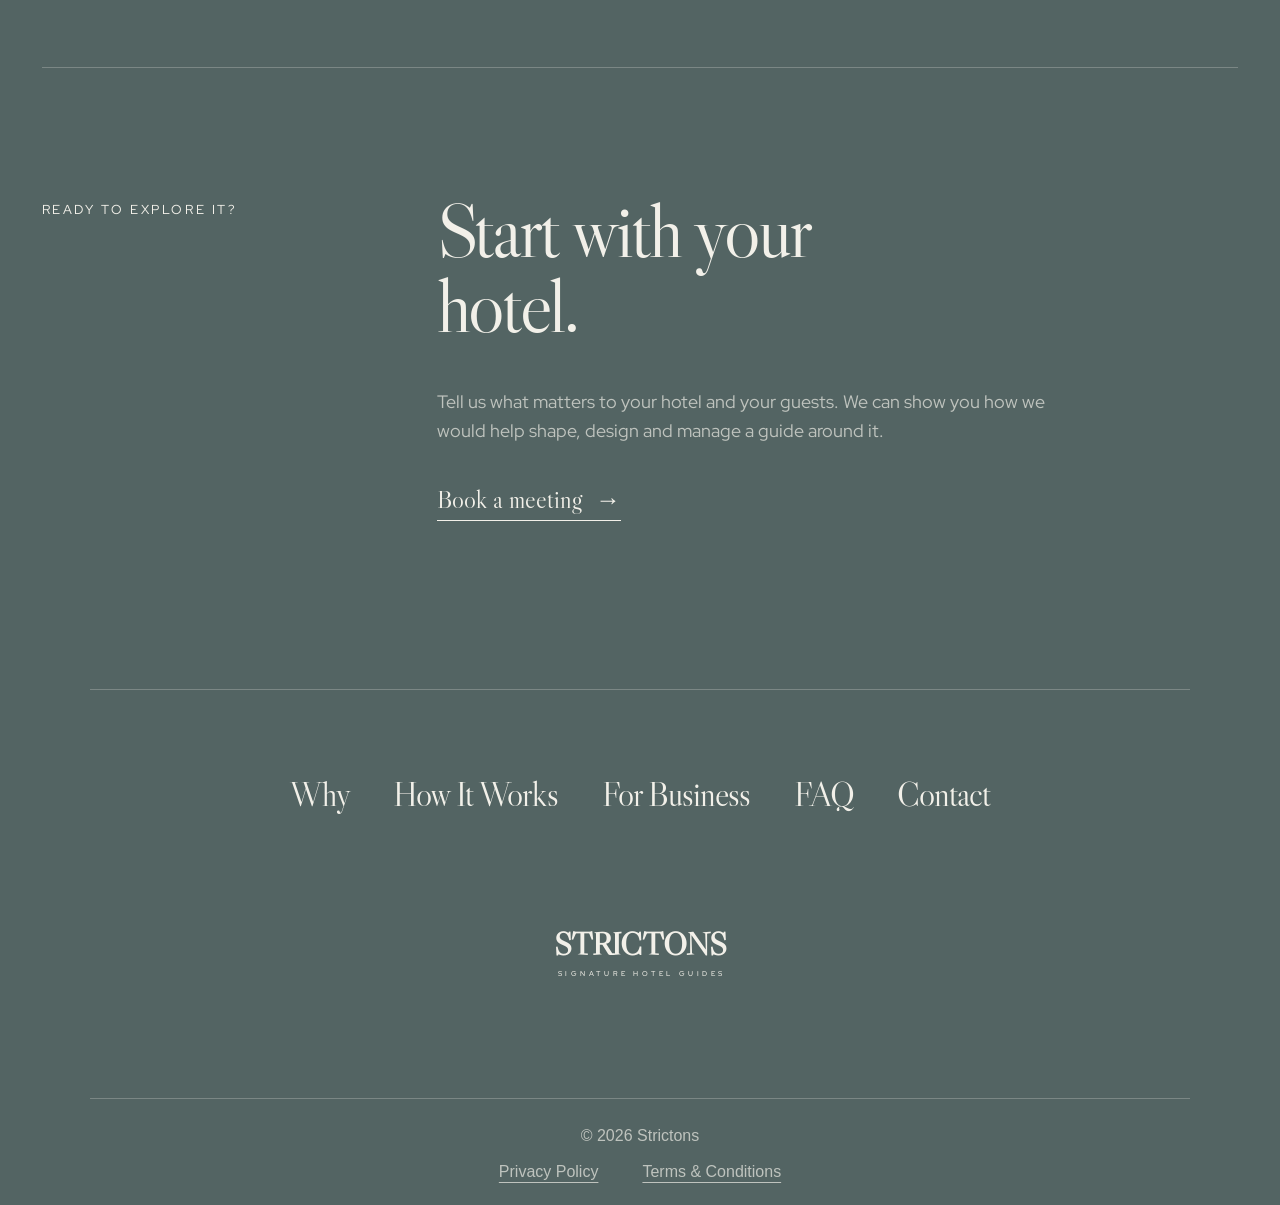
<file: how-it-works.html>
<!doctype html>
<html lang="en">
<head>
<meta charset="utf-8"><meta name="viewport" content="width=device-width,initial-scale=1">
<meta name="description" content="Your hotel decides what belongs in the guide. Strictons researches, advises, writes, designs, manages approved local partners, production, delivery and restocks.">
<title>How Strictons Hotel Guides Work | Strictons</title>
<link rel="icon" type="image/svg+xml" sizes="any" href="/favicon.svg?v=bb56d5d7">
<link rel="preconnect" href="https://fonts.googleapis.com"><link rel="preconnect" href="https://fonts.gstatic.com" crossorigin>
<link href="https://fonts.googleapis.com/css2?family=Libre+Caslon+Display&family=Libre+Caslon+Text:ital@0;1&family=Red+Hat+Display:wght@400;500&display=swap" rel="stylesheet">
<link rel="stylesheet" href="styles.css"><link rel="stylesheet" href="how-it-works.css">
</head>
<body class="how-page">
<header class="site-header" id="siteHeader"><a class="wordmark" href="/"><strong>STRICTONS</strong><span>SIGNATURE HOTEL GUIDES</span></a><button class="menu-trigger" id="menuOpen" aria-controls="menuOverlay" aria-expanded="false">Menu.</button></header>
<div class="menu-overlay" id="menuOverlay" aria-hidden="true"><nav class="overlay-links" aria-label="Menu"><a href="/why">Why</a><a href="/how-it-works">How It Works</a><a href="/for-business">For Business</a><a href="/faq">FAQ</a><a href="/contact">Contact</a></nav></div>

<main>
<section class="how-hero">
<p>HOW IT WORKS</p>
<h1>Your hotel.<br><em>Your decisions.</em></h1>
<div class="how-intro"><p>You know your property and your guests better than anyone. You decide what belongs in the guide and what represents your hotel. We are there to research, advise, write, design and make it happen.</p><p>You stay in control throughout, without taking on another project to manage.</p></div>
</section>

<section class="process">
<div class="process-intro"><p>THE PROCESS</p><h2>You set the direction.<br><em>We bring it to life.</em></h2></div>
<div class="steps">
<article><span>01</span><div><p>UNDERSTAND</p><h3>First, we listen.</h3></div><p>We get to know your brand, your guests, your property and your neighbourhood. We listen to the people who understand the hotel best, so everything we create starts with your view of the guest experience.</p></article>
<article><span>02</span><div><p>SHAPE</p><h3>You decide what belongs inside.</h3></div><p>You tell us what you want guests to know about the hotel. Amenities, dining, offers, loyalty programs, experiences and practical information. We can advise on what may be useful, but the final content is your decision.</p></article>
<article><span>03</span><div><p>CURATE</p><h3>You choose every recommendation.</h3></div><p>We research the neighbourhood and bring you a proposed list of local businesses and experiences. It is a starting point, not a fixed list. Add businesses you already love, remove any you do not want, or change the list entirely. You have final say over every recommendation carrying your hotel's name.</p></article>
<article><span>04</span><div><p>CREATE</p><h3>Once you set the direction, we do the work.</h3></div><p>We turn your decisions into the finished guide. We write the copy, design every page, organise content and imagery, and handle outreach to the local businesses you have approved. We manage the moving parts while keeping you informed.</p></article>
<article><span>05</span><div><p>APPROVE</p><h3>You approve the guide before print.</h3></div><p>You receive the complete guide to review before production. Change the wording, imagery, information or recommendations if you want to. Nothing goes to print until your team is happy with it.</p></article>
<article><span>06</span><div><p>MANAGE</p><h3>We manage what happens next.</h3></div><p>Once approved, we coordinate production and delivery, manage the participating business relationships and organise restocks when you need them. You retain control of the guide, while the ongoing administration stays with us.</p></article>
</div>
</section>

<section class="how-promise"><p>YOUR ROLE</p><h2>Your hotel sets the standard.<br>Your team has the final say.<br><em>We make it happen.</em></h2></section>

<section class="how-cta" id="contact"><p>READY TO EXPLORE IT?</p><div><h2>Start with your<br>hotel.</h2><p>Tell us what matters to your hotel and your guests. We can show you how we would help shape, design and manage a guide around it.</p><a href="/contact">Book a meeting <span>→</span></a></div></section>
</main>

<section class="black-stage how-site-footer"><div class="rule"></div><nav class="footer-nav" aria-label="Site navigation"><a href="/why">Why</a><a href="/how-it-works">How It Works</a><a href="/for-business">For Business</a><a href="/faq">FAQ</a><a href="/contact">Contact</a></nav><div class="bottom-brand wordmark"><strong>STRICTONS</strong><span>SIGNATURE HOTEL GUIDES</span></div><div class="rule bottom-rule"></div><footer><span>© 2026 Strictons</span><div><a href="/privacy">Privacy Policy</a><a href="/terms">Terms &amp; Conditions</a></div></footer></section>
<script src="how-it-works.js"></script>
</body></html>
</file>
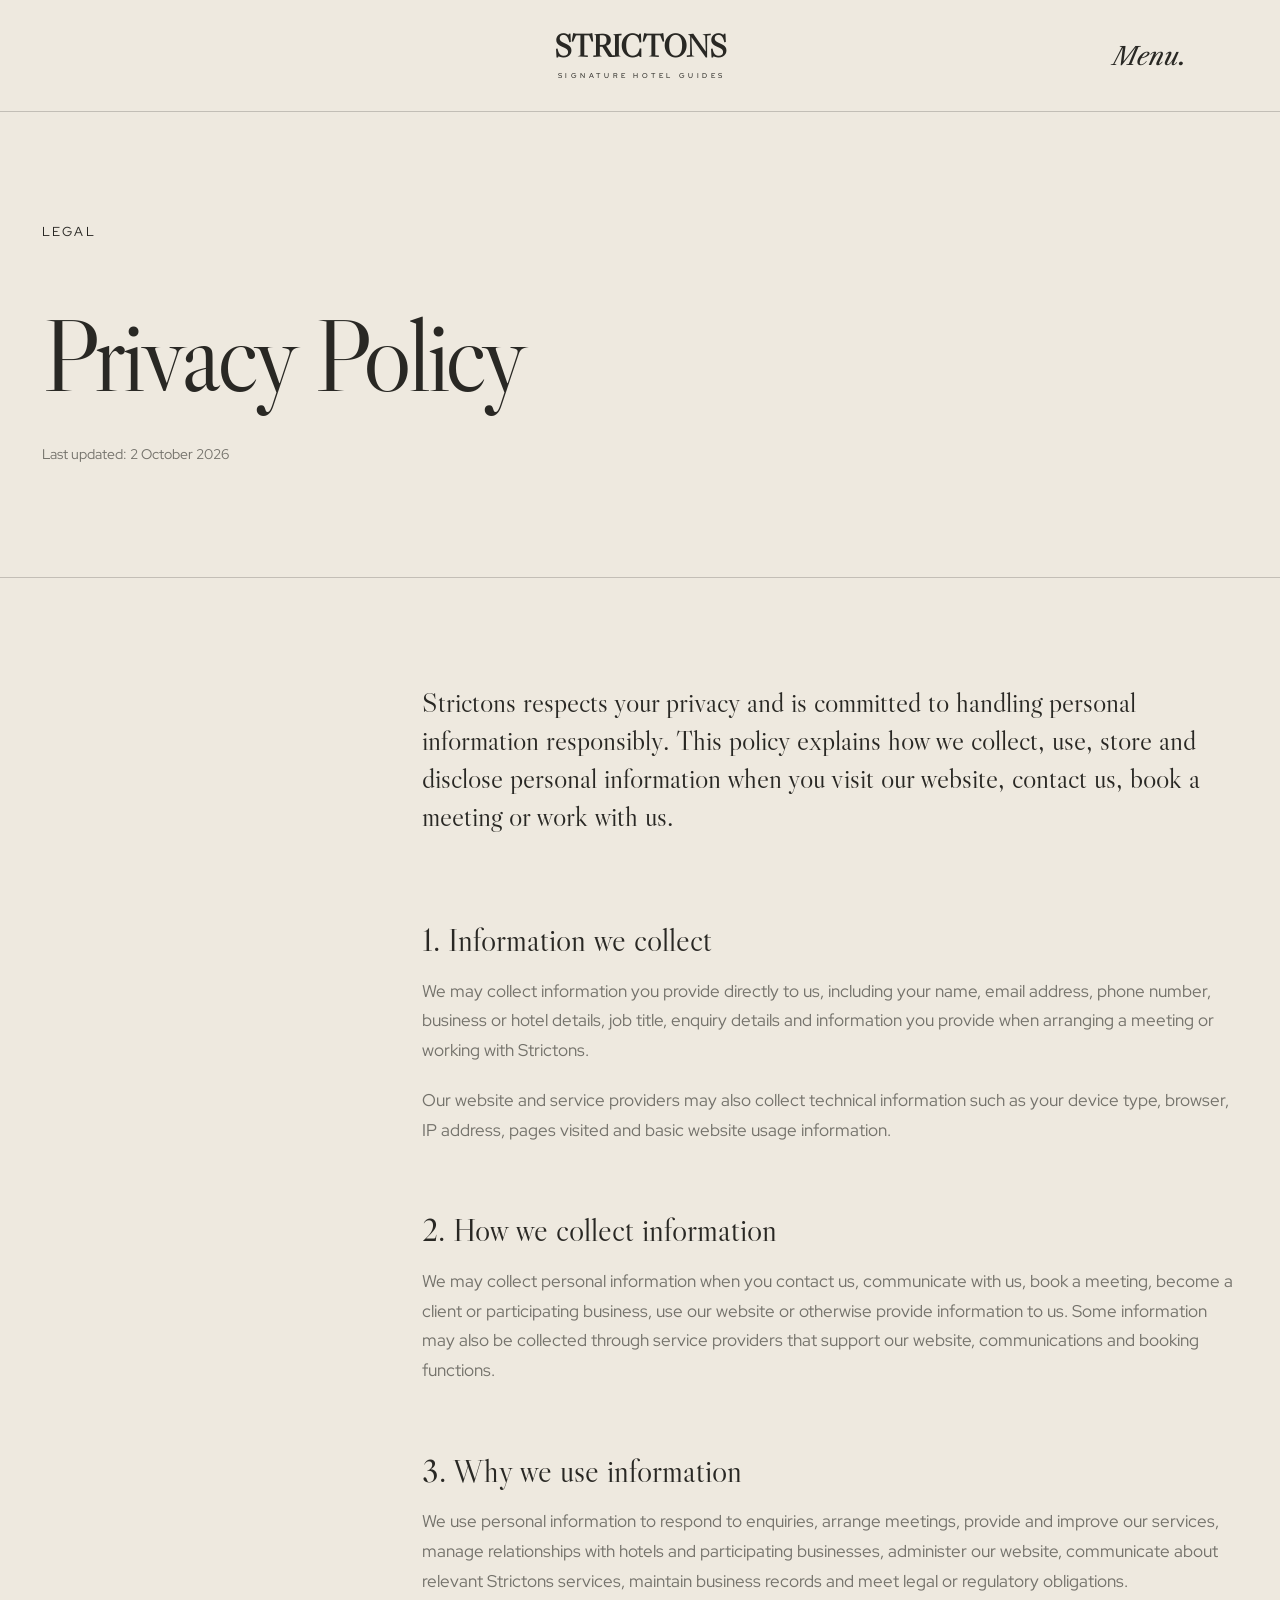
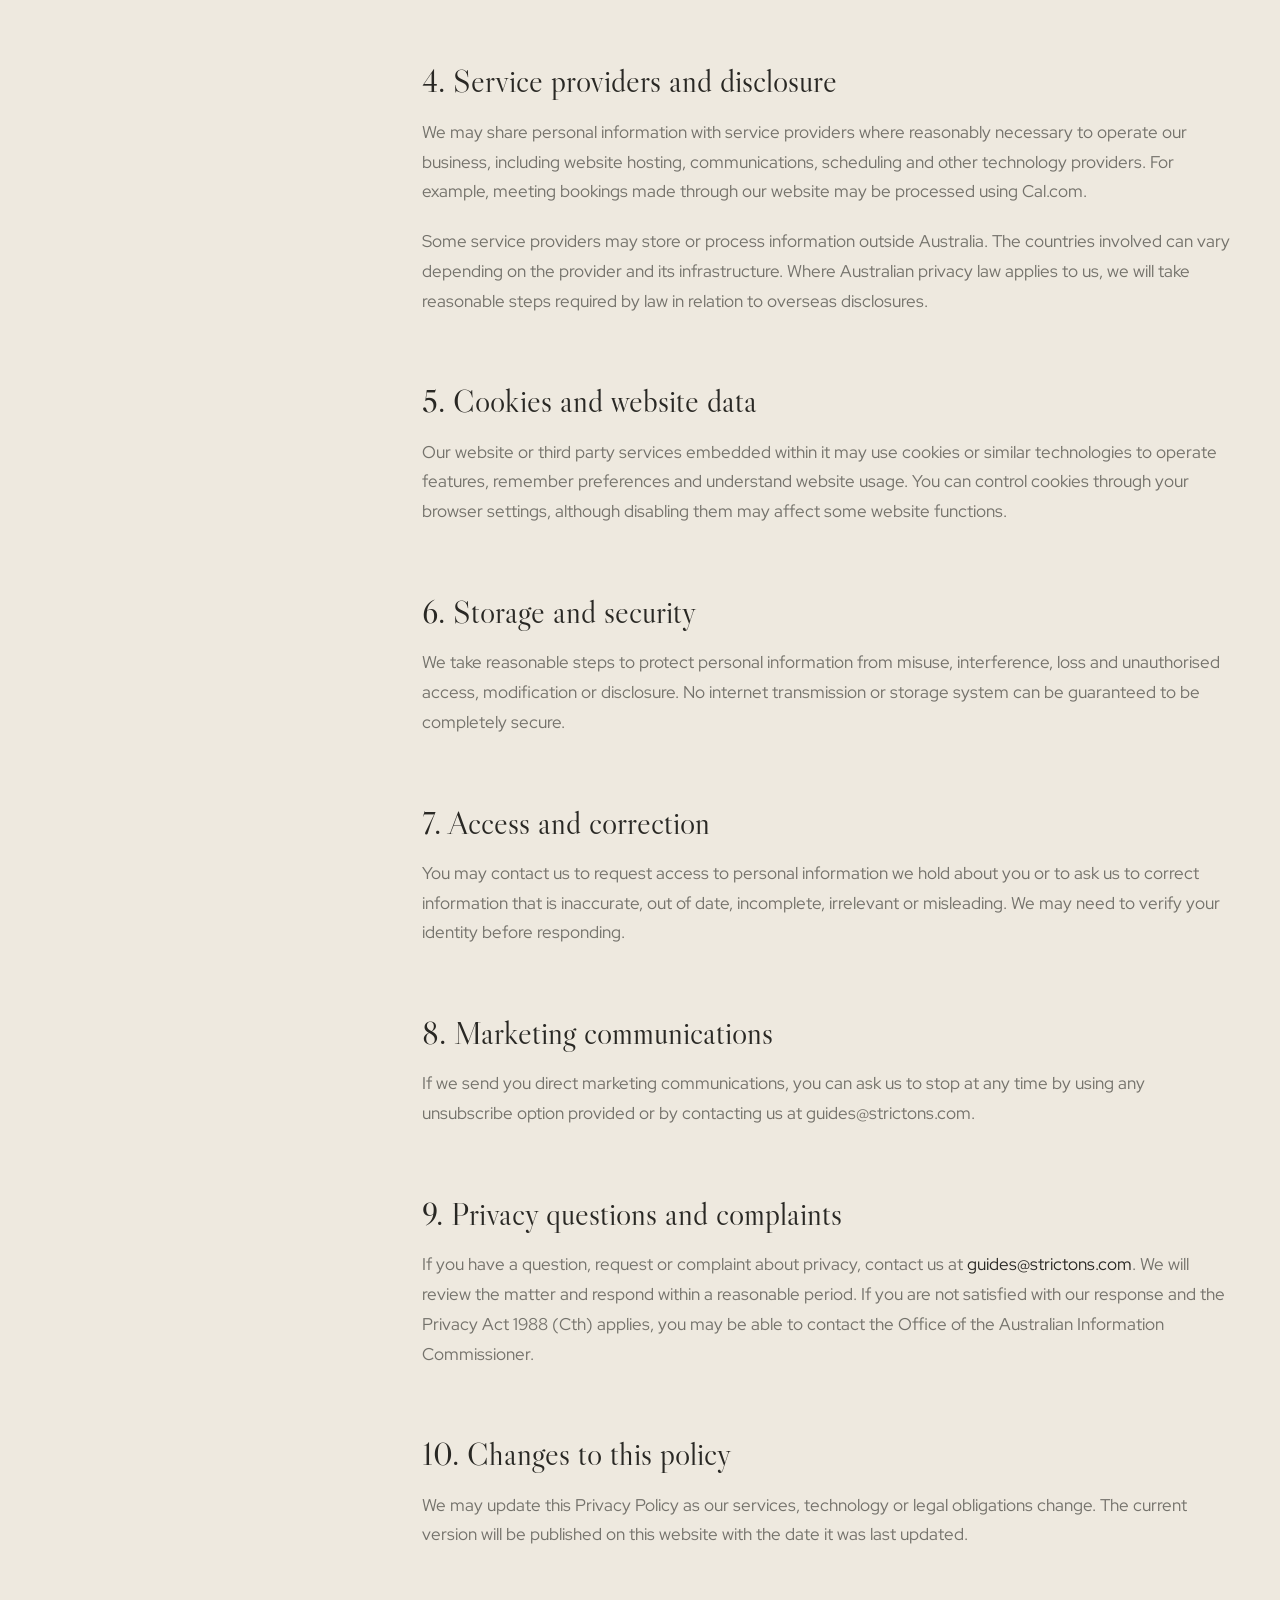
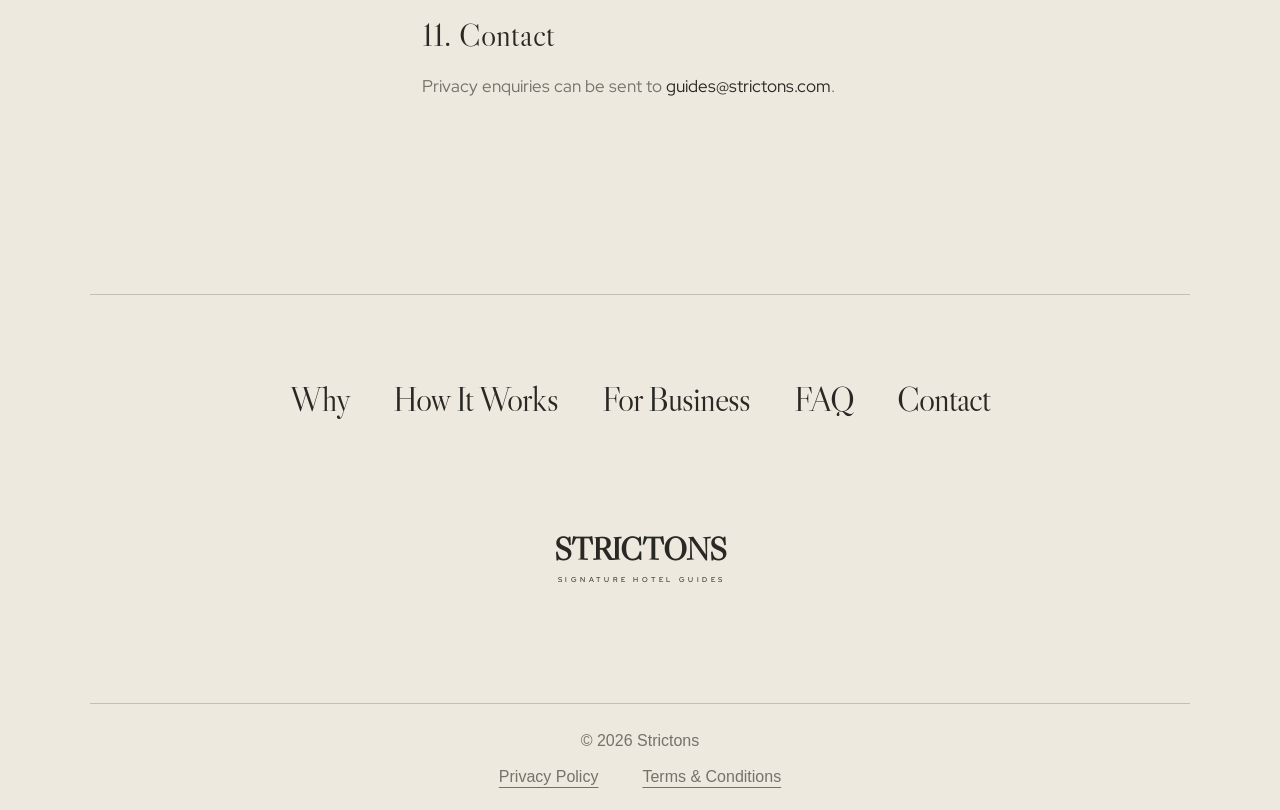
<file: privacy.html>
<!doctype html><html lang="en"><head><meta charset="utf-8"><meta name="viewport" content="width=device-width,initial-scale=1"><meta name="description" content="Read the Strictons Privacy Policy and how we handle personal information in Australia."><title>Privacy Policy | Strictons</title><link rel="icon" type="image/svg+xml" sizes="any" href="/favicon.svg?v=bb56d5d7"><link rel="preconnect" href="https://fonts.googleapis.com"><link rel="preconnect" href="https://fonts.gstatic.com" crossorigin><link href="https://fonts.googleapis.com/css2?family=Libre+Caslon+Display&family=Libre+Caslon+Text:ital@0;1&family=Red+Hat+Display:wght@400;500&display=swap" rel="stylesheet"><link rel="stylesheet" href="styles.css"><link rel="stylesheet" href="policies.css"></head><body class="policy-page"><header class="site-header" id="siteHeader"><a class="wordmark" href="/"><strong>STRICTONS</strong><span>SIGNATURE HOTEL GUIDES</span></a><button class="menu-trigger" id="menuOpen" aria-controls="menuOverlay" aria-expanded="false">Menu.</button></header>
<div class="menu-overlay" id="menuOverlay" aria-hidden="true"><nav class="overlay-links" aria-label="Menu"><a href="/why">Why</a><a href="/how-it-works">How It Works</a><a href="/for-business">For Business</a><a href="/faq">FAQ</a><a href="/contact">Contact</a></nav></div><main><section class="policy-hero"><p>LEGAL</p><h1>Privacy Policy</h1><p class="updated">Last updated: 2 October 2026</p></section><article class="policy-copy">
<p>Strictons respects your privacy and is committed to handling personal information responsibly. This policy explains how we collect, use, store and disclose personal information when you visit our website, contact us, book a meeting or work with us.</p>
<h2>1. Information we collect</h2><p>We may collect information you provide directly to us, including your name, email address, phone number, business or hotel details, job title, enquiry details and information you provide when arranging a meeting or working with Strictons.</p><p>Our website and service providers may also collect technical information such as your device type, browser, IP address, pages visited and basic website usage information.</p>
<h2>2. How we collect information</h2><p>We may collect personal information when you contact us, communicate with us, book a meeting, become a client or participating business, use our website or otherwise provide information to us. Some information may also be collected through service providers that support our website, communications and booking functions.</p>
<h2>3. Why we use information</h2><p>We use personal information to respond to enquiries, arrange meetings, provide and improve our services, manage relationships with hotels and participating businesses, administer our website, communicate about relevant Strictons services, maintain business records and meet legal or regulatory obligations.</p>
<h2>4. Service providers and disclosure</h2><p>We may share personal information with service providers where reasonably necessary to operate our business, including website hosting, communications, scheduling and other technology providers. For example, meeting bookings made through our website may be processed using Cal.com.</p><p>Some service providers may store or process information outside Australia. The countries involved can vary depending on the provider and its infrastructure. Where Australian privacy law applies to us, we will take reasonable steps required by law in relation to overseas disclosures.</p>
<h2>5. Cookies and website data</h2><p>Our website or third party services embedded within it may use cookies or similar technologies to operate features, remember preferences and understand website usage. You can control cookies through your browser settings, although disabling them may affect some website functions.</p>
<h2>6. Storage and security</h2><p>We take reasonable steps to protect personal information from misuse, interference, loss and unauthorised access, modification or disclosure. No internet transmission or storage system can be guaranteed to be completely secure.</p>
<h2>7. Access and correction</h2><p>You may contact us to request access to personal information we hold about you or to ask us to correct information that is inaccurate, out of date, incomplete, irrelevant or misleading. We may need to verify your identity before responding.</p>
<h2>8. Marketing communications</h2><p>If we send you direct marketing communications, you can ask us to stop at any time by using any unsubscribe option provided or by contacting us at guides@strictons.com.</p>
<h2>9. Privacy questions and complaints</h2><p>If you have a question, request or complaint about privacy, contact us at <a href="mailto:guides@strictons.com">guides@strictons.com</a>. We will review the matter and respond within a reasonable period. If you are not satisfied with our response and the Privacy Act 1988 (Cth) applies, you may be able to contact the Office of the Australian Information Commissioner.</p>
<h2>10. Changes to this policy</h2><p>We may update this Privacy Policy as our services, technology or legal obligations change. The current version will be published on this website with the date it was last updated.</p>
<h2>11. Contact</h2><p>Privacy enquiries can be sent to <a href="mailto:guides@strictons.com">guides@strictons.com</a>.</p>
</article></main><section class="black-stage policy-site-footer"><div class="rule"></div><nav class="footer-nav" aria-label="Site navigation"><a href="/why">Why</a><a href="/how-it-works">How It Works</a><a href="/for-business">For Business</a><a href="/faq">FAQ</a><a href="/contact">Contact</a></nav><div class="bottom-brand wordmark"><strong>STRICTONS</strong><span>SIGNATURE HOTEL GUIDES</span></div><div class="rule bottom-rule"></div><footer><span>© 2026 Strictons</span><div><a href="/privacy">Privacy Policy</a><a href="/terms">Terms &amp; Conditions</a></div></footer></section><script src="policy.js"></script></body></html>
</file>
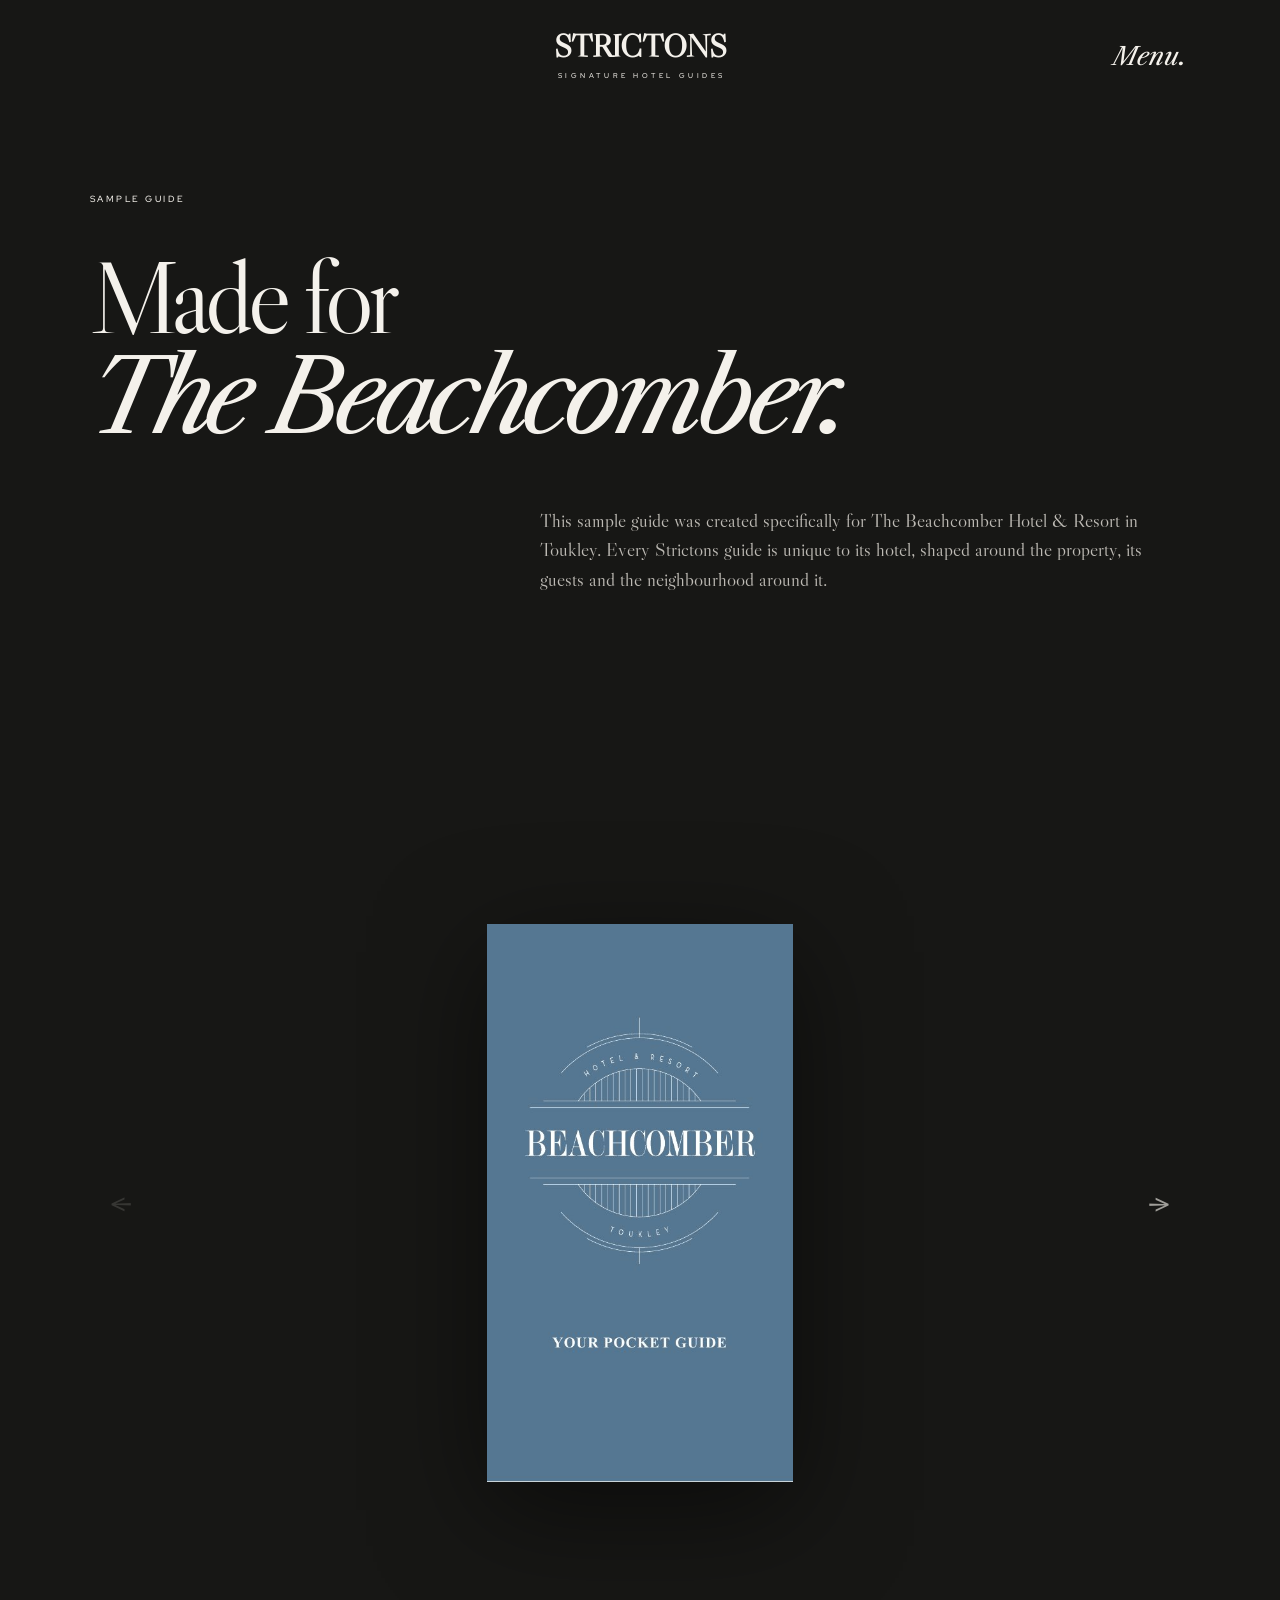
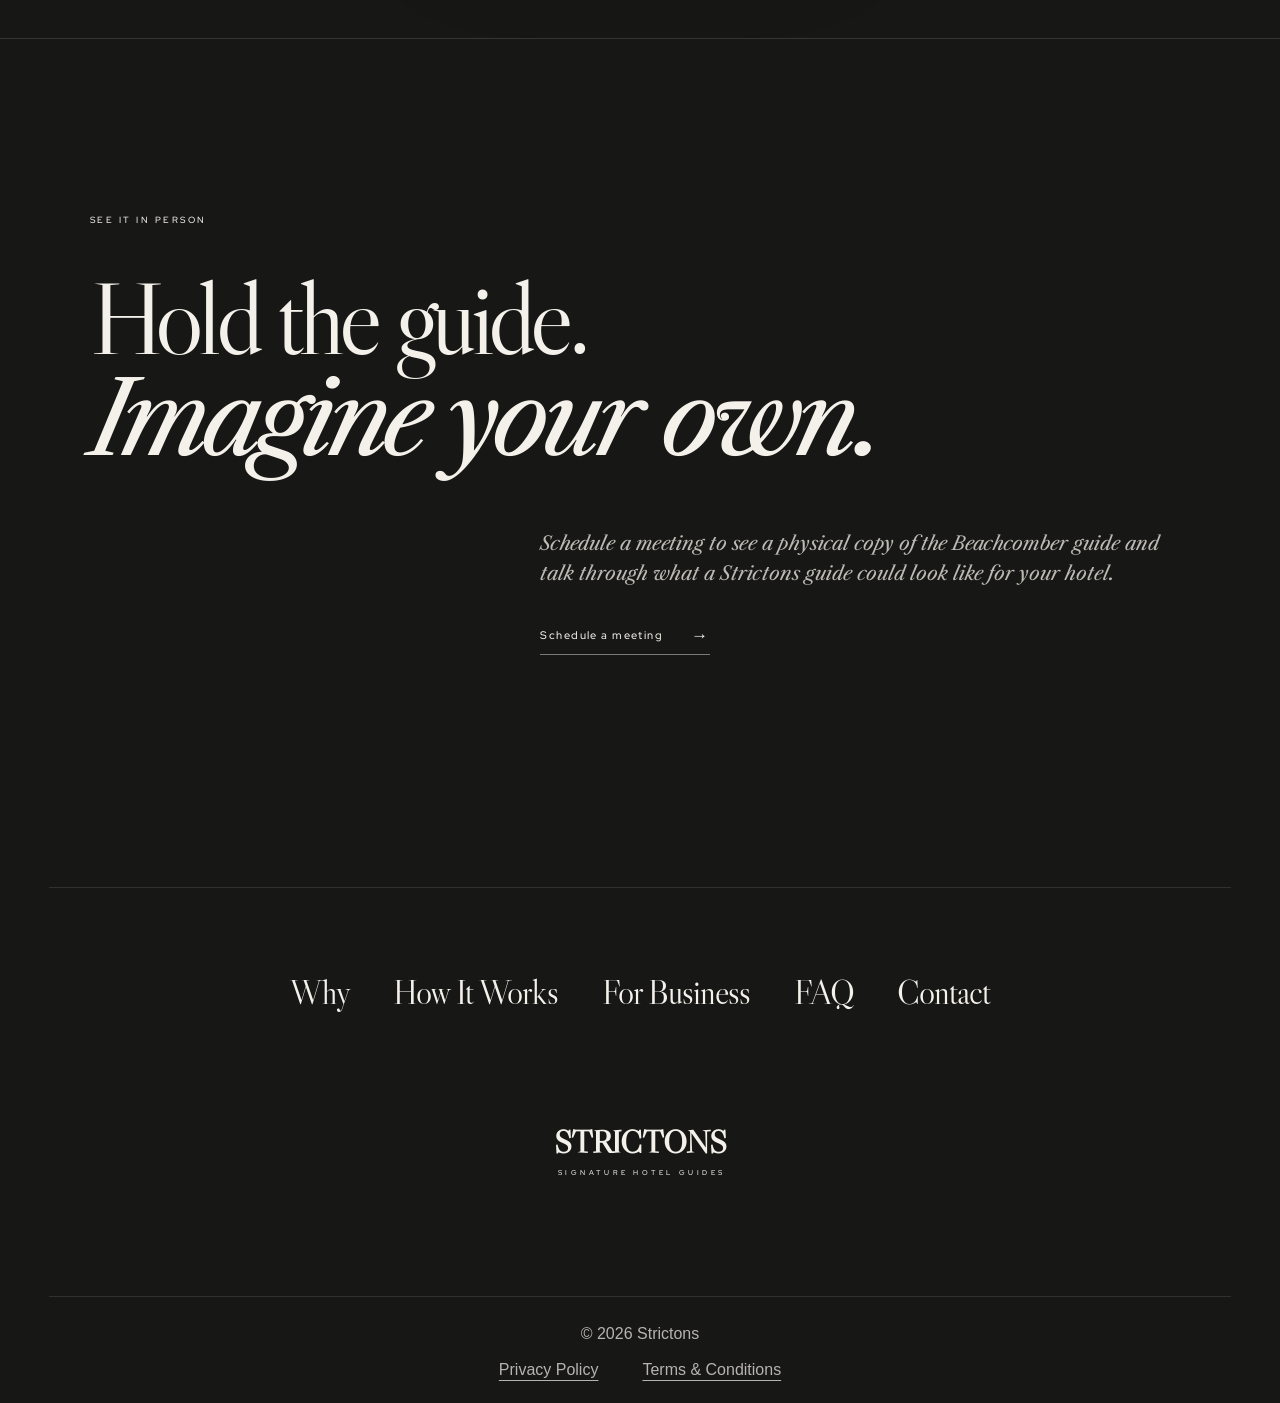
<file: showcase.html>
<!doctype html><html lang="en"><head><meta charset="utf-8"><meta name="viewport" content="width=device-width,initial-scale=1"><meta name="robots" content="noindex,nofollow,noarchive"><title>Guide Preview | Strictons</title><link rel="icon" type="image/svg+xml" sizes="any" href="/favicon.svg?v=bb56d5d7"><link rel="preconnect" href="https://fonts.googleapis.com"><link rel="preconnect" href="https://fonts.gstatic.com" crossorigin><link href="https://fonts.googleapis.com/css2?family=Libre+Caslon+Display&family=Libre+Caslon+Text:ital@0;1&family=Red+Hat+Display:wght@400;500&display=swap" rel="stylesheet"><link rel="stylesheet" href="/styles.css"><link rel="stylesheet" href="/showcase.css"><link rel="preload" as="image" href="/assets/showcase/page-01.jpg" fetchpriority="high"></head>
<body class="showcase-page"><header class="site-header" id="siteHeader"><a class="wordmark" href="/"><strong>STRICTONS</strong><span>SIGNATURE HOTEL GUIDES</span></a><button class="menu-trigger" id="menuOpen" aria-controls="menuOverlay" aria-expanded="false">Menu.</button></header><div class="menu-overlay" id="menuOverlay" aria-hidden="true"><nav class="overlay-links"><a href="/why">Why</a><a href="/how-it-works">How It Works</a><a href="/for-business">For Business</a><a href="/faq">FAQ</a><a href="/contact">Contact</a></nav></div>
<main class="guide-only"><section class="sample-hero"><p class="sample-kicker">SAMPLE GUIDE</p><h1>Made for<br><em>The Beachcomber.</em></h1><p class="sample-copy">This sample guide was created specifically for The Beachcomber Hotel &amp; Resort in Toukley. Every Strictons guide is unique to its hotel, shaped around the property, its guests and the neighbourhood around it.</p></section><section class="guide-stage"><div class="book-viewer" id="bookViewer" aria-label="Beachcomber guide viewer"><button class="book-arrow book-arrow-left" id="prevPage" aria-label="Previous pages">←</button><div class="book-spread" id="bookSpread"><img id="leftPage" alt="" decoding="async"><img id="rightPage" alt="Beachcomber guide cover" decoding="async" fetchpriority="high"><div class="book-loading" id="bookLoading"></div></div><button class="book-arrow book-arrow-right" id="nextPage" aria-label="Next pages">→</button><div class="book-dots" id="bookDots" aria-label="Guide progress"></div></div></section><section class="sample-cta"><p>SEE IT IN PERSON</p><h2>Hold the guide.<br><em>Imagine your own.</em></h2><div><p>Schedule a meeting to see a physical copy of the Beachcomber guide and talk through what a Strictons guide could look like for your hotel.</p><a href="/contact">Schedule a meeting <span>→</span></a></div></section></main>
<section class="black-stage"><div class="rule"></div><nav class="footer-nav"><a href="/why">Why</a><a href="/how-it-works">How It Works</a><a href="/for-business">For Business</a><a href="/faq">FAQ</a><a href="/contact">Contact</a></nav><div class="bottom-brand wordmark"><strong>STRICTONS</strong><span>SIGNATURE HOTEL GUIDES</span></div><div class="rule bottom-rule"></div><footer><span>© 2026 Strictons</span><div><a href="/privacy">Privacy Policy</a><a href="/terms">Terms &amp; Conditions</a></div></footer></section><script type="module" src="/showcase.js"></script></body></html>
</file>
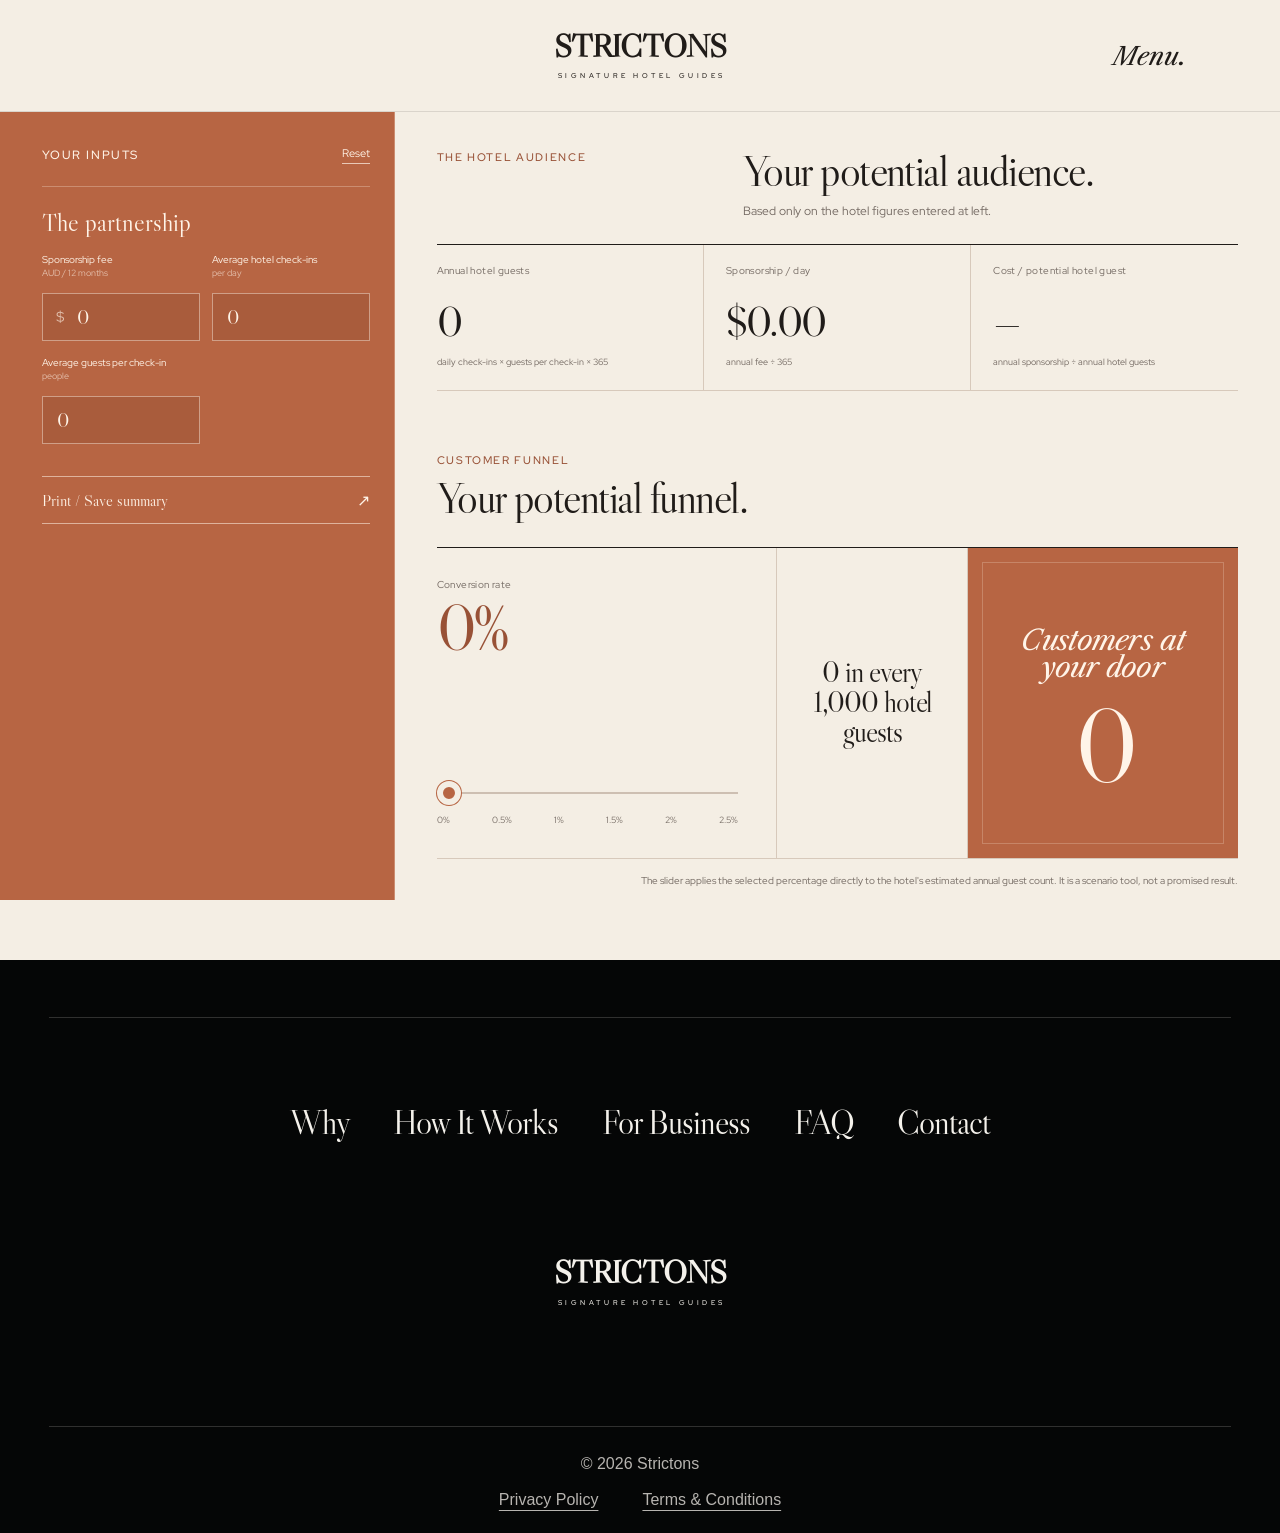
<file: sponsorship-calculator.html>
<!doctype html>
<html lang="en">
<head>
<meta charset="utf-8">
<meta name="viewport" content="width=device-width,initial-scale=1">
<meta name="robots" content="noindex,nofollow,noarchive,nosnippet">
<meta name="googlebot" content="noindex,nofollow,noarchive,nosnippet">
<meta name="description" content="Private Strictons sponsorship value calculator.">
<title>Sponsorship Value Calculator | Strictons</title>
<link rel="icon" type="image/svg+xml" sizes="any" href="/favicon.svg?v=bb56d5d7">
<link rel="preconnect" href="https://fonts.googleapis.com">
<link rel="preconnect" href="https://fonts.gstatic.com" crossorigin>
<link href="https://fonts.googleapis.com/css2?family=Libre+Caslon+Display&family=Libre+Caslon+Text:ital@0;1&family=Red+Hat+Display:wght@400;500&display=swap" rel="stylesheet">
<link rel="stylesheet" href="/styles.css">
<link rel="stylesheet" href="/sponsorship-calculator.css">
</head>
<body class="sponsor-calc-page">
<header class="site-header" id="siteHeader">
  <a class="wordmark" href="/"><strong>STRICTONS</strong><span>SIGNATURE HOTEL GUIDES</span></a>
  <button class="menu-trigger" id="menuOpen" aria-controls="menuOverlay" aria-expanded="false">Menu.</button>
</header>

<div class="menu-overlay" id="menuOverlay" aria-hidden="true">
  <nav class="overlay-links" aria-label="Menu">
    <a href="/why">Why</a><a href="/how-it-works">How It Works</a><a href="/for-business">For Business</a><a href="/faq">FAQ</a><a href="/contact">Contact</a>
  </nav>
</div>

<main class="calculator-main">
  <section class="calculator-workspace">
    <aside class="inputs-panel">
      <div class="panel-heading">
        <p>YOUR INPUTS</p>
        <button type="button" id="resetCalculator">Reset</button>
      </div>

      <div class="input-group">
        <h2>The partnership</h2>
        <label>
          <span>Sponsorship fee <small>AUD / 12 months</small></span>
          <div class="money-input"><b>$</b><input id="sponsorshipFee" type="number" min="0" step="50" value="0" inputmode="decimal"></div>
        </label>
        <label>
          <span>Average hotel check-ins <small>per day</small></span>
          <input id="dailyCheckins" type="number" min="0" step="1" value="0" inputmode="numeric">
        </label>
        <label>
          <span>Average guests per check-in <small>people</small></span>
          <input id="guestsPerCheckin" type="number" min="0" step="0.1" value="0" inputmode="decimal">
        </label>
      </div>

      <button class="print-button" type="button" id="printCalculator">Print / Save summary <span>↗</span></button>
    </aside>

    <div class="results-panel">
      <section class="audience-section">
        <div class="results-intro">
          <p>THE HOTEL AUDIENCE</p>
          <h1>Your potential audience.</h1>
          <span>Based only on the hotel figures entered at left.</span>
        </div>

        <div class="headline-metrics">
          <article>
            <span>Annual hotel guests</span>
            <strong id="annualGuests">0</strong>
            <small>daily check-ins × guests per check-in × 365</small>
          </article>
          <article>
            <span>Sponsorship / day</span>
            <strong id="dailyCost">$0.00</strong>
            <small>annual fee ÷ 365</small>
          </article>
          <article>
            <span>Cost / potential hotel guest</span>
            <strong id="costPerGuest">—</strong>
            <small>annual sponsorship ÷ annual hotel guests</small>
          </article>
        </div>
      </section>

      <section class="funnel-section">
        <div class="section-title-row">
          <div>
            <p>CUSTOMER FUNNEL</p>
            <h2>Your potential funnel.</h2>
          </div>
        </div>

        <div class="conversion-card">
          <div class="conversion-control">
            <div class="conversion-topline">
              <div>
                <span class="metric-label">Conversion rate</span>
                <strong id="conversionDisplay">0%</strong>
              </div>
            </div>

            <div class="slider-wrap">
              <input
                id="conversionSlider"
                class="conversion-slider"
                type="range"
                min="0"
                max="5"
                step="1"
                value="0"
                aria-label="Percentage of annual hotel guests converted into customers"
              >
              <div class="slider-scale" aria-hidden="true">
                <span>0%</span>
                <span>0.5%</span>
                <span>1%</span>
                <span>1.5%</span>
                <span>2%</span>
                <span>2.5%</span>
              </div>
            </div>
          </div>

          <div class="conversion-bridge">
            <strong id="perThousandDisplay">0 in every 1,000 hotel guests</strong>
          </div>

          <div class="door-result">
            <h3>Customers at your <em>door</em></h3>
            <strong id="doorCustomers">0</strong>
          </div>
        </div>

        <div class="funnel-note">
          <p>The slider applies the selected percentage directly to the hotel's estimated annual guest count. It is a scenario tool, not a promised result.</p>
        </div>
      </section>
    </div>
  </section>
</main>

<section class="black-stage sponsor-site-footer">
  <div class="rule"></div>
  <nav class="footer-nav" aria-label="Site navigation">
    <a href="/why">Why</a><a href="/how-it-works">How It Works</a><a href="/for-business">For Business</a><a href="/faq">FAQ</a><a href="/contact">Contact</a>
  </nav>
  <div class="bottom-brand wordmark"><strong>STRICTONS</strong><span>SIGNATURE HOTEL GUIDES</span></div>
  <div class="rule bottom-rule"></div>
  <footer><span>© 2026 Strictons</span><div><a href="/privacy">Privacy Policy</a><a href="/terms">Terms &amp; Conditions</a></div></footer>
</section>

<script src="/sponsorship-calculator.js"></script>
</body>
</html>
</file>
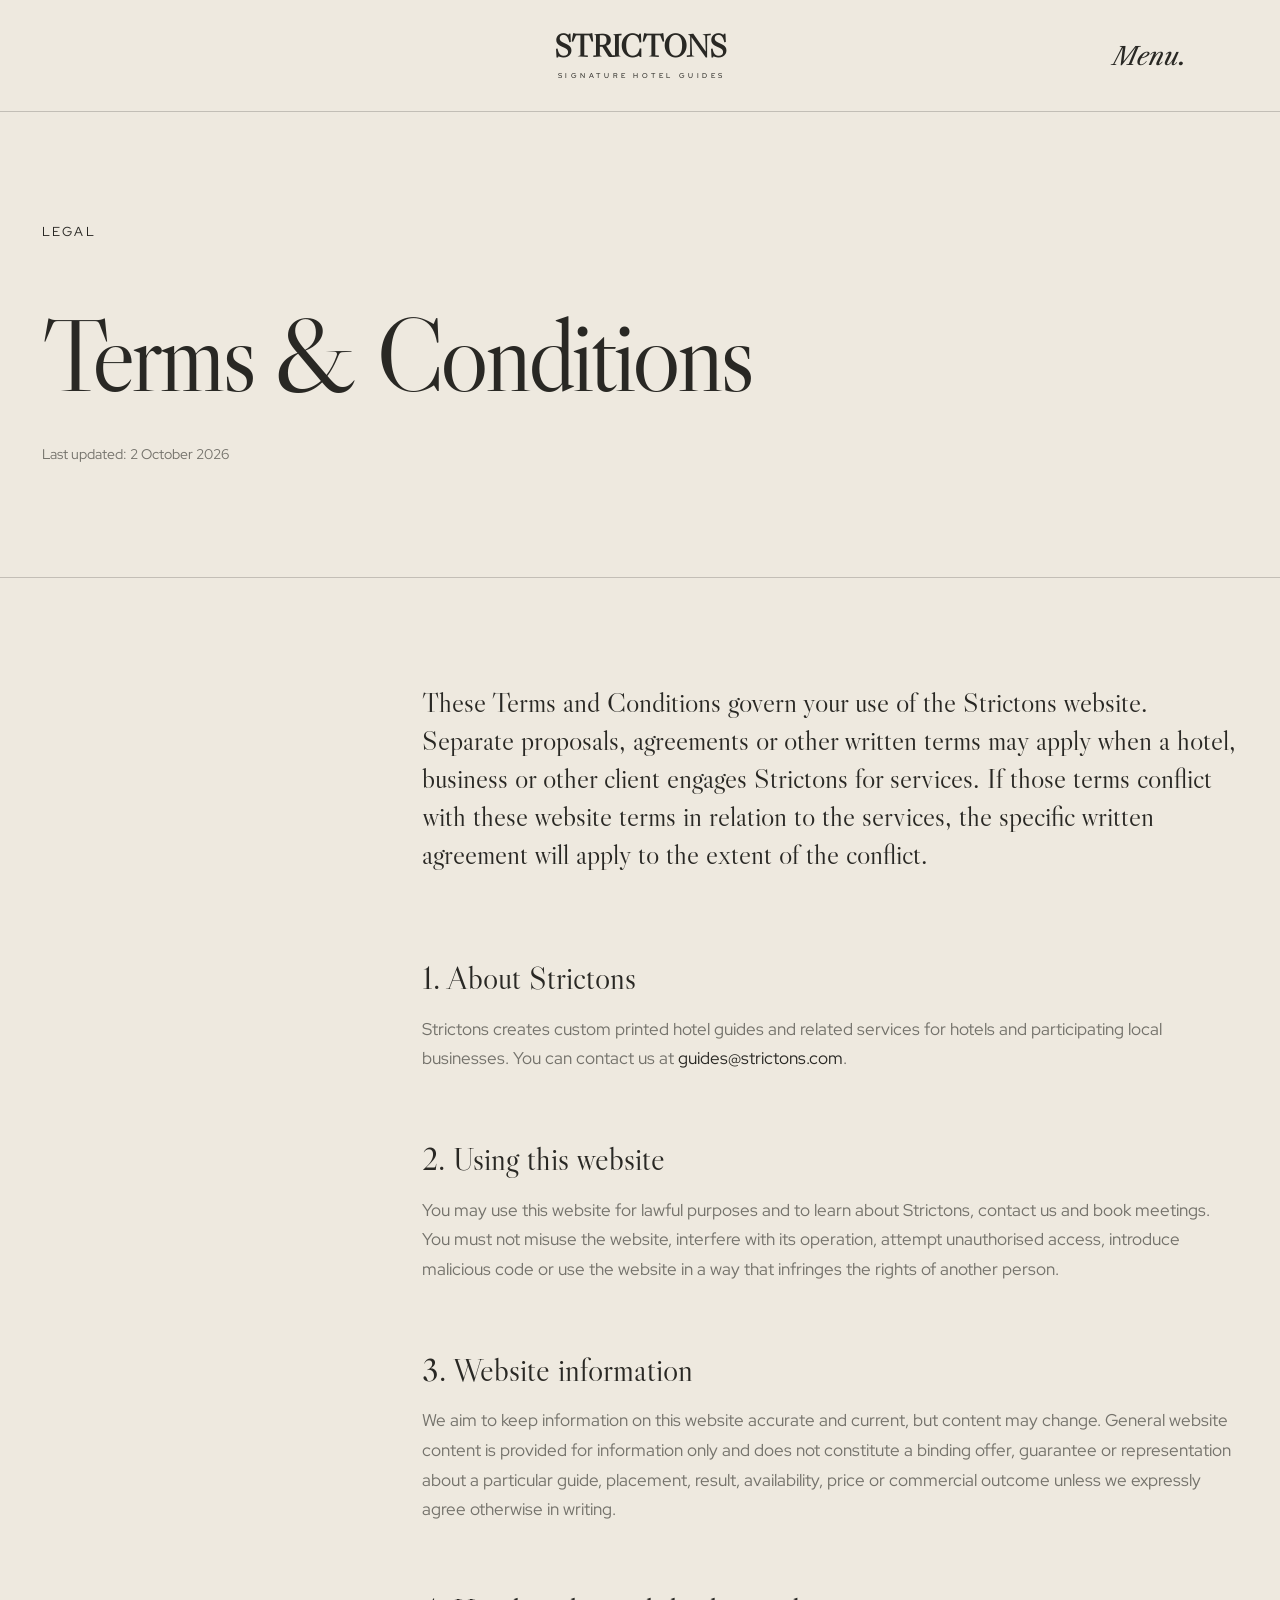
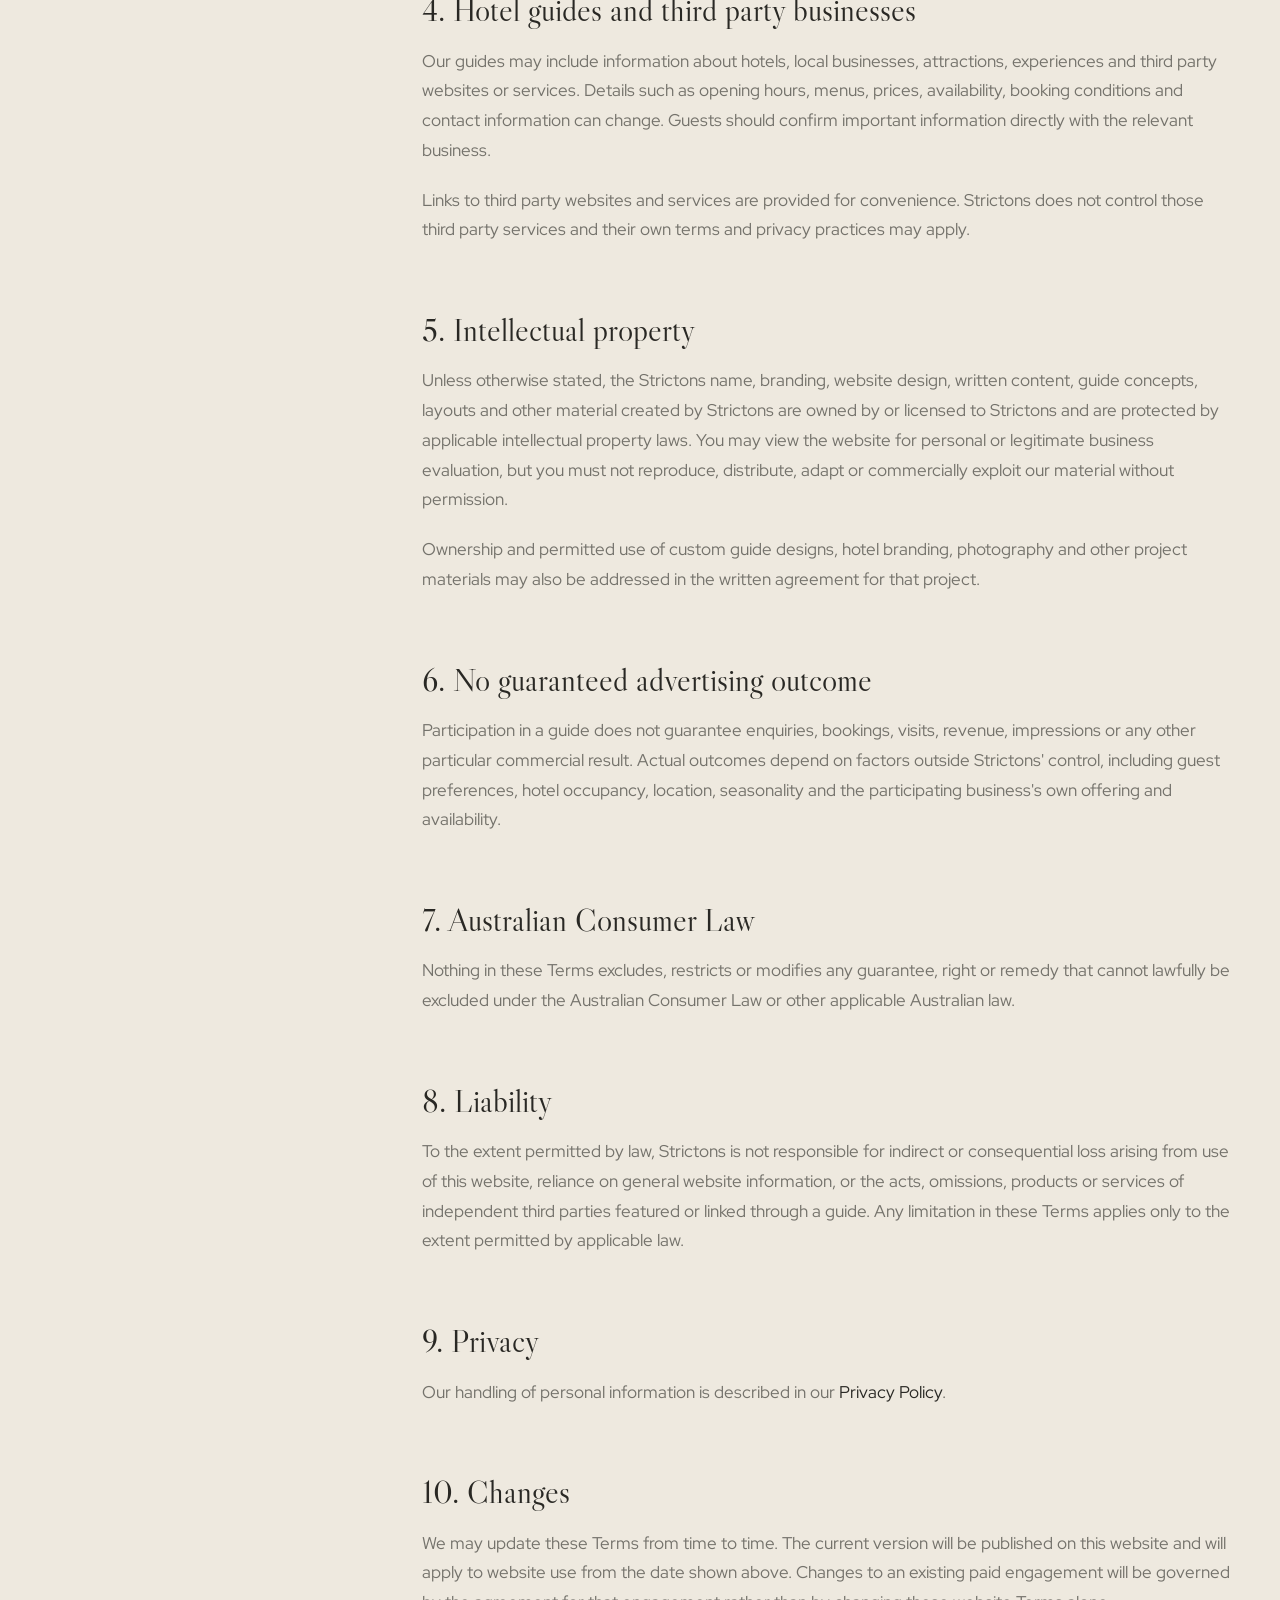
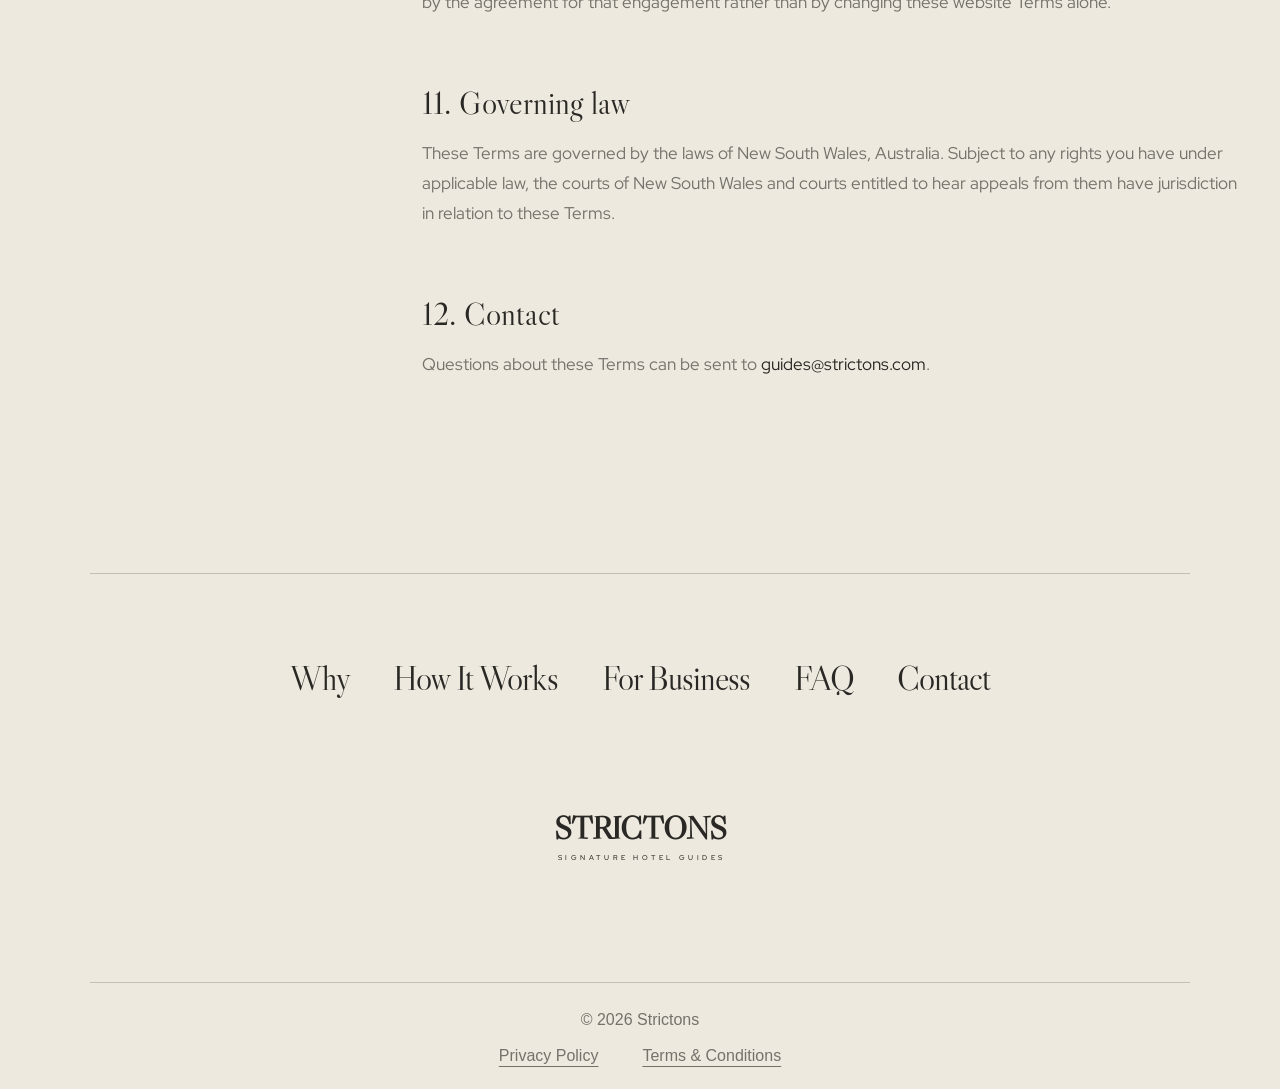
<file: terms.html>
<!doctype html><html lang="en"><head><meta charset="utf-8"><meta name="viewport" content="width=device-width,initial-scale=1"><meta name="description" content="Read the terms and conditions governing use of the Strictons website and services in Australia."><title>Terms &amp; Conditions | Strictons</title><link rel="icon" type="image/svg+xml" sizes="any" href="/favicon.svg?v=bb56d5d7"><link rel="preconnect" href="https://fonts.googleapis.com"><link rel="preconnect" href="https://fonts.gstatic.com" crossorigin><link href="https://fonts.googleapis.com/css2?family=Libre+Caslon+Display&family=Libre+Caslon+Text:ital@0;1&family=Red+Hat+Display:wght@400;500&display=swap" rel="stylesheet"><link rel="stylesheet" href="styles.css"><link rel="stylesheet" href="policies.css"></head><body class="policy-page"><header class="site-header" id="siteHeader"><a class="wordmark" href="/"><strong>STRICTONS</strong><span>SIGNATURE HOTEL GUIDES</span></a><button class="menu-trigger" id="menuOpen" aria-controls="menuOverlay" aria-expanded="false">Menu.</button></header>
<div class="menu-overlay" id="menuOverlay" aria-hidden="true"><nav class="overlay-links" aria-label="Menu"><a href="/why">Why</a><a href="/how-it-works">How It Works</a><a href="/for-business">For Business</a><a href="/faq">FAQ</a><a href="/contact">Contact</a></nav></div><main><section class="policy-hero"><p>LEGAL</p><h1>Terms &amp; Conditions</h1><p class="updated">Last updated: 2 October 2026</p></section><article class="policy-copy">
<p>These Terms and Conditions govern your use of the Strictons website. Separate proposals, agreements or other written terms may apply when a hotel, business or other client engages Strictons for services. If those terms conflict with these website terms in relation to the services, the specific written agreement will apply to the extent of the conflict.</p>
<h2>1. About Strictons</h2><p>Strictons creates custom printed hotel guides and related services for hotels and participating local businesses. You can contact us at <a href="mailto:guides@strictons.com">guides@strictons.com</a>.</p>
<h2>2. Using this website</h2><p>You may use this website for lawful purposes and to learn about Strictons, contact us and book meetings. You must not misuse the website, interfere with its operation, attempt unauthorised access, introduce malicious code or use the website in a way that infringes the rights of another person.</p>
<h2>3. Website information</h2><p>We aim to keep information on this website accurate and current, but content may change. General website content is provided for information only and does not constitute a binding offer, guarantee or representation about a particular guide, placement, result, availability, price or commercial outcome unless we expressly agree otherwise in writing.</p>
<h2>4. Hotel guides and third party businesses</h2><p>Our guides may include information about hotels, local businesses, attractions, experiences and third party websites or services. Details such as opening hours, menus, prices, availability, booking conditions and contact information can change. Guests should confirm important information directly with the relevant business.</p><p>Links to third party websites and services are provided for convenience. Strictons does not control those third party services and their own terms and privacy practices may apply.</p>
<h2>5. Intellectual property</h2><p>Unless otherwise stated, the Strictons name, branding, website design, written content, guide concepts, layouts and other material created by Strictons are owned by or licensed to Strictons and are protected by applicable intellectual property laws. You may view the website for personal or legitimate business evaluation, but you must not reproduce, distribute, adapt or commercially exploit our material without permission.</p><p>Ownership and permitted use of custom guide designs, hotel branding, photography and other project materials may also be addressed in the written agreement for that project.</p>
<h2>6. No guaranteed advertising outcome</h2><p>Participation in a guide does not guarantee enquiries, bookings, visits, revenue, impressions or any other particular commercial result. Actual outcomes depend on factors outside Strictons' control, including guest preferences, hotel occupancy, location, seasonality and the participating business's own offering and availability.</p>
<h2>7. Australian Consumer Law</h2><p>Nothing in these Terms excludes, restricts or modifies any guarantee, right or remedy that cannot lawfully be excluded under the Australian Consumer Law or other applicable Australian law.</p>
<h2>8. Liability</h2><p>To the extent permitted by law, Strictons is not responsible for indirect or consequential loss arising from use of this website, reliance on general website information, or the acts, omissions, products or services of independent third parties featured or linked through a guide. Any limitation in these Terms applies only to the extent permitted by applicable law.</p>
<h2>9. Privacy</h2><p>Our handling of personal information is described in our <a href="/privacy">Privacy Policy</a>.</p>
<h2>10. Changes</h2><p>We may update these Terms from time to time. The current version will be published on this website and will apply to website use from the date shown above. Changes to an existing paid engagement will be governed by the agreement for that engagement rather than by changing these website Terms alone.</p>
<h2>11. Governing law</h2><p>These Terms are governed by the laws of New South Wales, Australia. Subject to any rights you have under applicable law, the courts of New South Wales and courts entitled to hear appeals from them have jurisdiction in relation to these Terms.</p>
<h2>12. Contact</h2><p>Questions about these Terms can be sent to <a href="mailto:guides@strictons.com">guides@strictons.com</a>.</p>
</article></main><section class="black-stage policy-site-footer"><div class="rule"></div><nav class="footer-nav" aria-label="Site navigation"><a href="/why">Why</a><a href="/how-it-works">How It Works</a><a href="/for-business">For Business</a><a href="/faq">FAQ</a><a href="/contact">Contact</a></nav><div class="bottom-brand wordmark"><strong>STRICTONS</strong><span>SIGNATURE HOTEL GUIDES</span></div><div class="rule bottom-rule"></div><footer><span>© 2026 Strictons</span><div><a href="/privacy">Privacy Policy</a><a href="/terms">Terms &amp; Conditions</a></div></footer></section><script src="policy.js"></script></body></html>
</file>
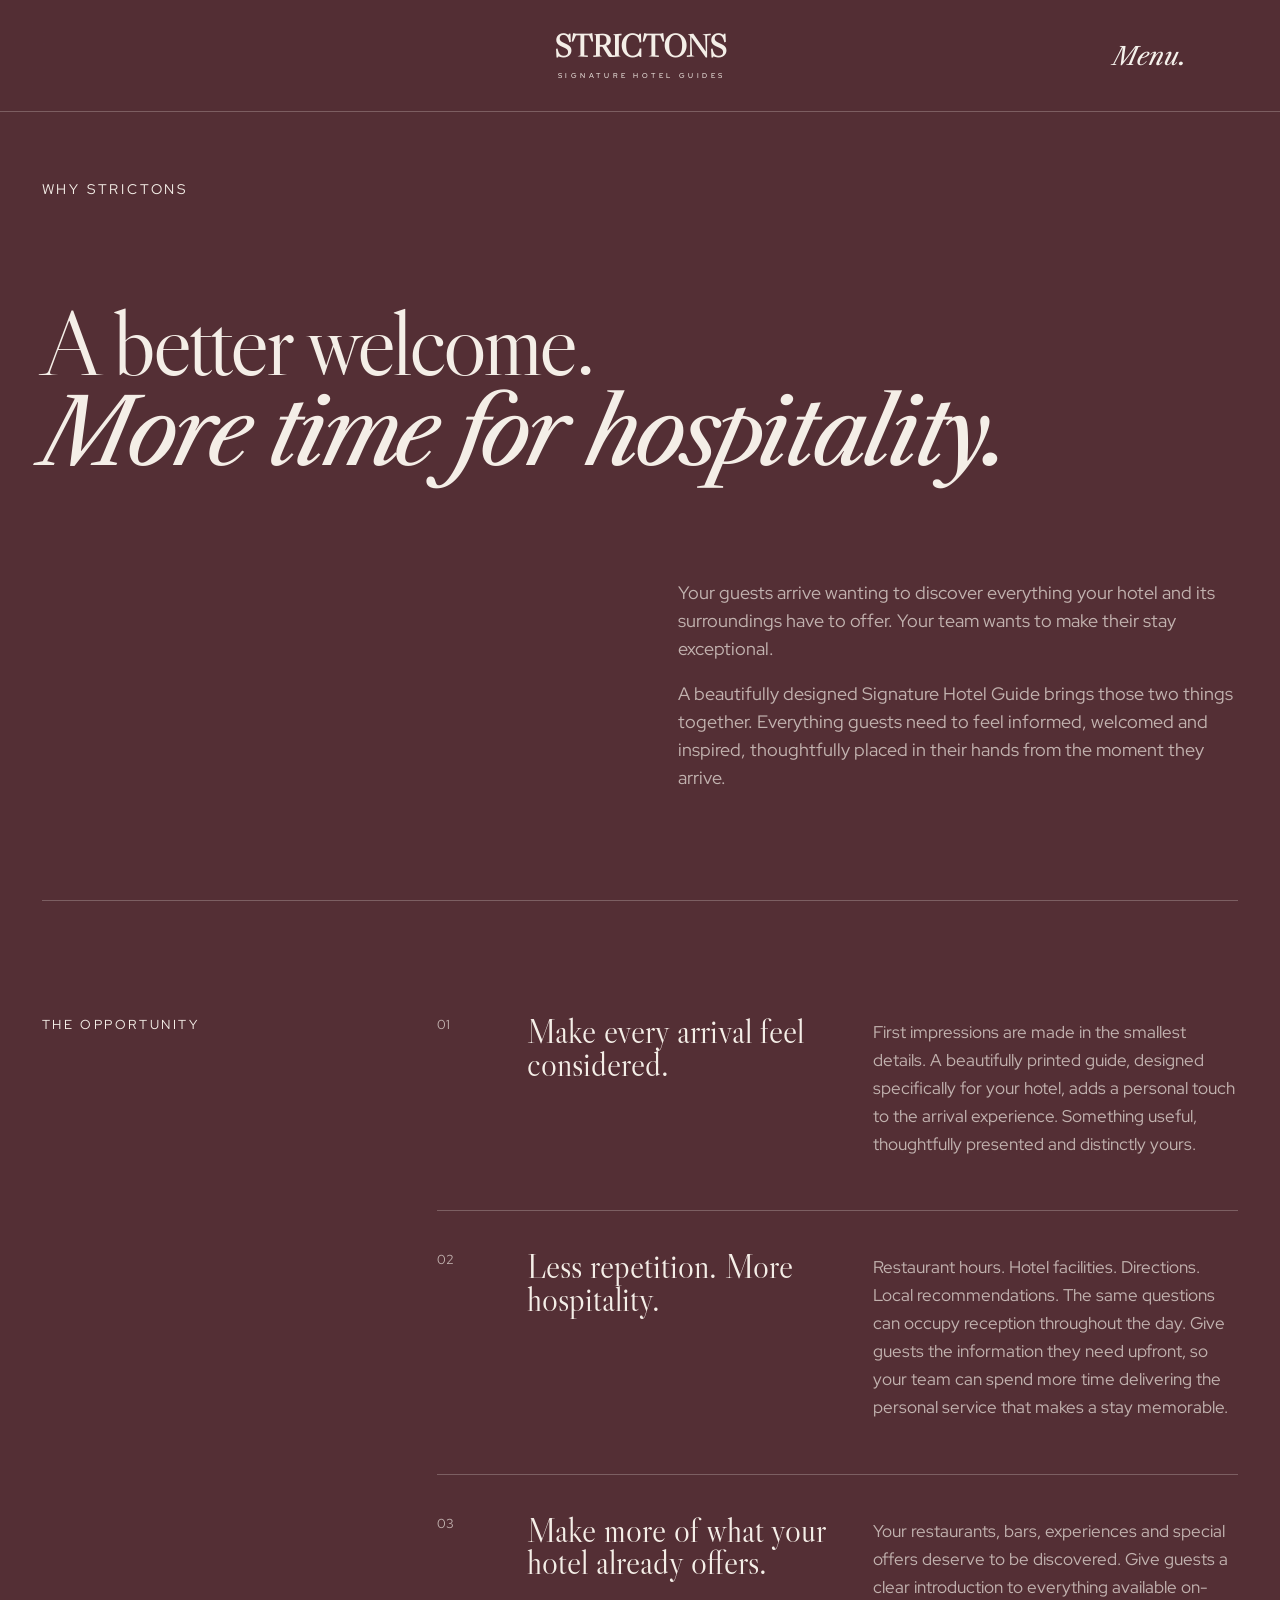
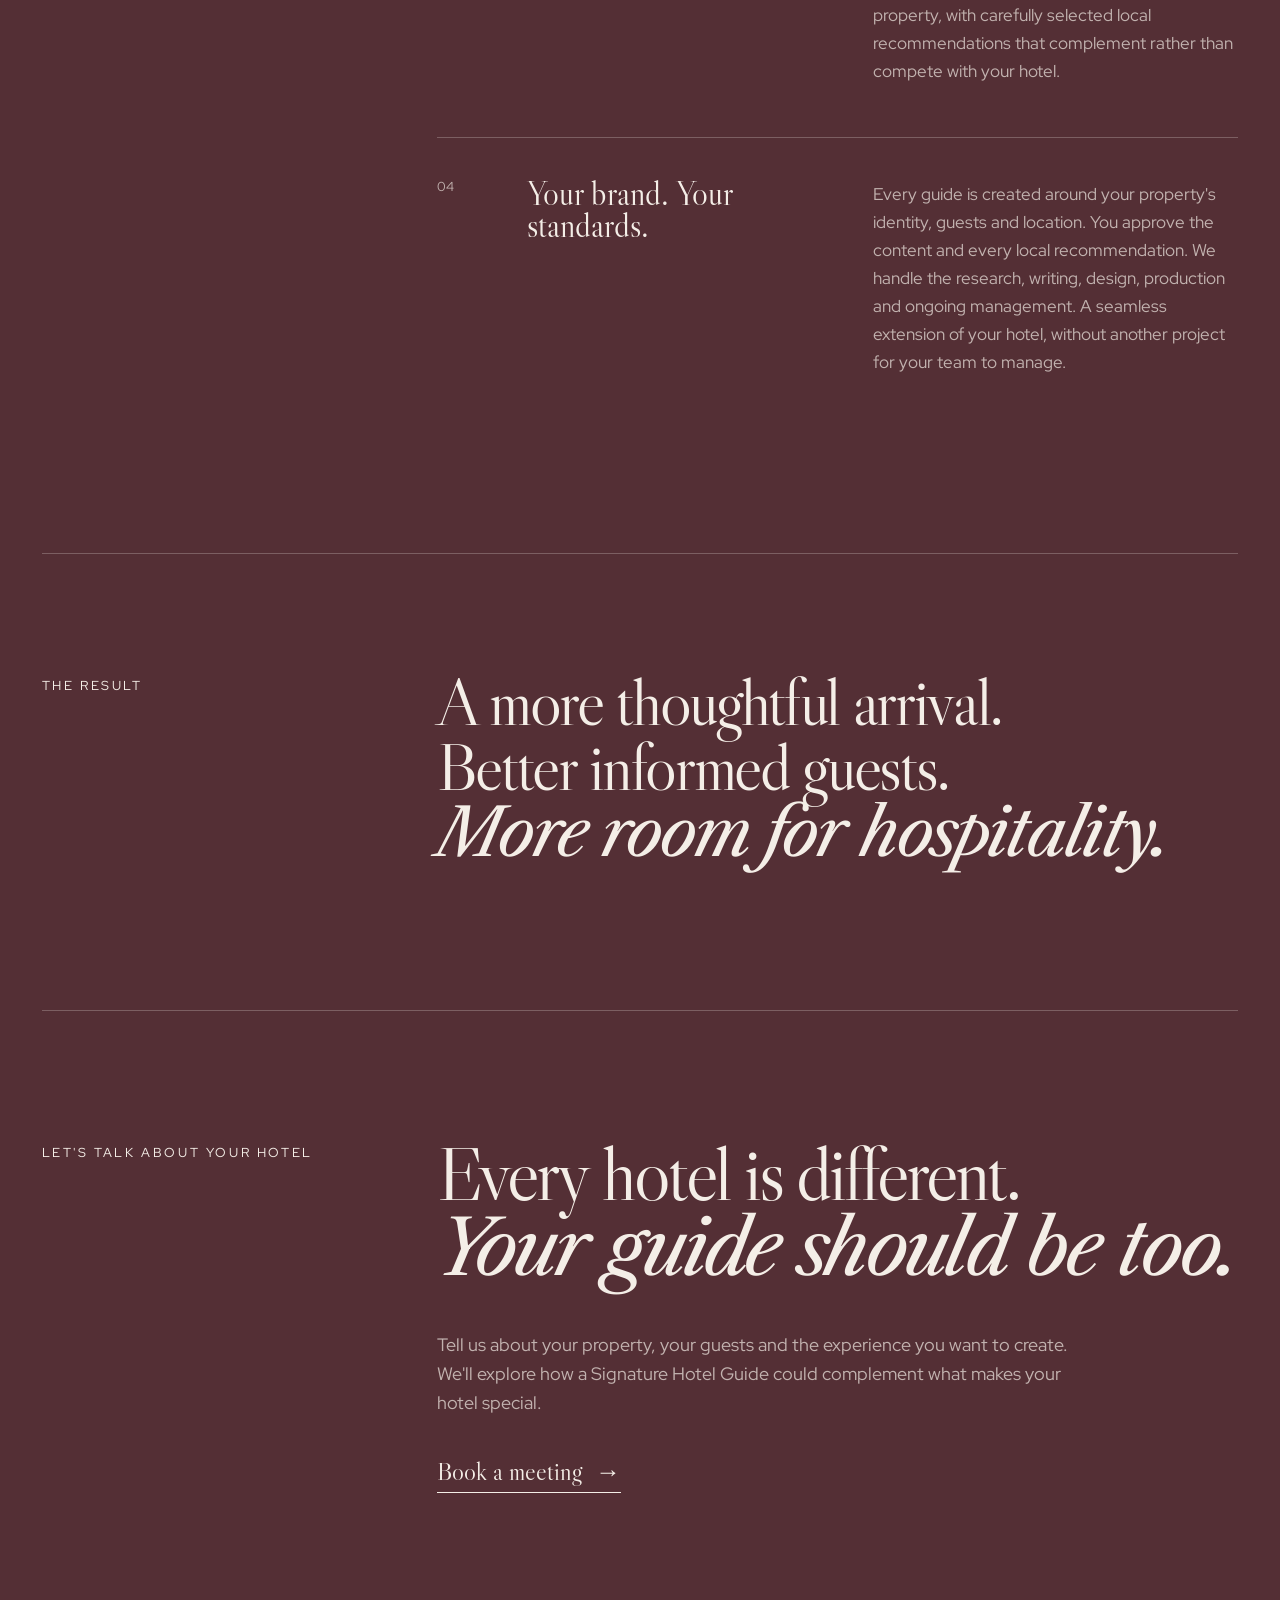
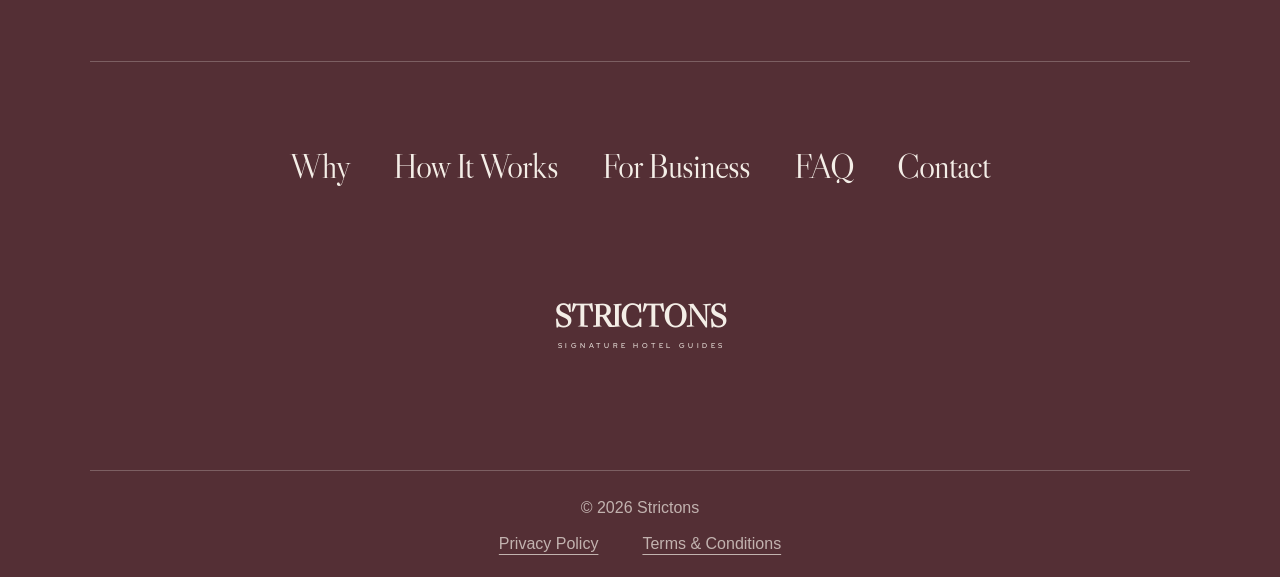
<file: why.html>
<!doctype html>
<html lang="en">
<head>
<meta charset="utf-8"><meta name="viewport" content="width=device-width,initial-scale=1">
<meta name="description" content="Discover how Strictons Signature Hotel Guides create a more thoughtful welcome, help reduce repetitive reception questions and showcase everything your hotel offers.">
<title>Why Strictons | A Better Guest Experience for Hotels</title>
<link rel="icon" type="image/svg+xml" sizes="any" href="/favicon.svg?v=bb56d5d7">
<link rel="preconnect" href="https://fonts.googleapis.com"><link rel="preconnect" href="https://fonts.gstatic.com" crossorigin>
<link href="https://fonts.googleapis.com/css2?family=Libre+Caslon+Display&family=Libre+Caslon+Text:ital@0;1&family=Red+Hat+Display:wght@400;500&display=swap" rel="stylesheet">
<link rel="stylesheet" href="styles.css"><link rel="stylesheet" href="why.css">
</head>
<body class="why-page">
<header class="site-header" id="siteHeader">
<a class="wordmark" href="/"><strong>STRICTONS</strong><span>SIGNATURE HOTEL GUIDES</span></a>
<button class="menu-trigger" id="menuOpen" aria-controls="menuOverlay" aria-expanded="false">Menu.</button>
</header>
<div class="menu-overlay" id="menuOverlay" aria-hidden="true">
<nav class="overlay-links" aria-label="Menu"><a href="/why">Why</a><a href="/how-it-works">How It Works</a><a href="/for-business">For Business</a><a href="/faq">FAQ</a><a href="/contact">Contact</a></nav>
</div>
<main>
<section class="why-hero">
<p class="eyebrow">WHY STRICTONS</p>
<h1>A better welcome.<br><em>More time for hospitality.</em></h1>
<div class="why-intro"><p>Your guests arrive wanting to discover everything your hotel and its surroundings have to offer. Your team wants to make their stay exceptional.</p><p>A beautifully designed Signature Hotel Guide brings those two things together. Everything guests need to feel informed, welcomed and inspired, thoughtfully placed in their hands from the moment they arrive.</p></div>
</section>

<section class="why-problems">
<div class="why-label"><span>THE OPPORTUNITY</span></div>
<div class="why-statements">
<article><span>01</span><h2>Make every arrival feel considered.</h2><p>First impressions are made in the smallest details. A beautifully printed guide, designed specifically for your hotel, adds a personal touch to the arrival experience. Something useful, thoughtfully presented and distinctly yours.</p></article>
<article><span>02</span><h2>Less repetition. More hospitality.</h2><p>Restaurant hours. Hotel facilities. Directions. Local recommendations. The same questions can occupy reception throughout the day. Give guests the information they need upfront, so your team can spend more time delivering the personal service that makes a stay memorable.</p></article>
<article><span>03</span><h2>Make more of what your hotel already offers.</h2><p>Your restaurants, bars, experiences and special offers deserve to be discovered. Give guests a clear introduction to everything available on-property, with carefully selected local recommendations that complement rather than compete with your hotel.</p></article>
<article><span>04</span><h2>Your brand. Your standards.</h2><p>Every guide is created around your property's identity, guests and location. You approve the content and every local recommendation. We handle the research, writing, design, production and ongoing management. A seamless extension of your hotel, without another project for your team to manage.</p></article>
</div>
</section>

<section class="why-close">
<p>THE RESULT</p>
<h2>A more thoughtful arrival.<br>Better informed guests.<br><em>More room for hospitality.</em></h2>
</section>

<section class="why-cta" id="contact">
<p>LET'S TALK ABOUT YOUR HOTEL</p>
<div><h2>Every hotel is different.<br><em>Your guide should be too.</em></h2><p>Tell us about your property, your guests and the experience you want to create. We'll explore how a Signature Hotel Guide could complement what makes your hotel special.</p><a href="/contact">Book a meeting <span>→</span></a></div>
</section>
</main>

<section class="black-stage why-site-footer">
<div class="rule"></div>
<nav class="footer-nav" aria-label="Site navigation"><a href="/why">Why</a><a href="/how-it-works">How It Works</a><a href="/for-business">For Business</a><a href="/faq">FAQ</a><a href="/contact">Contact</a></nav>
<div class="bottom-brand wordmark"><strong>STRICTONS</strong><span>SIGNATURE HOTEL GUIDES</span></div>
<div class="rule bottom-rule"></div>
<footer><span>© 2026 Strictons</span><div><a href="/privacy">Privacy Policy</a><a href="/terms">Terms &amp; Conditions</a></div></footer>
</section>
<script src="why.js"></script>
</body></html>
</file>
<file: styles.css>
:root{--white:#f4f1eb;--black:#050606;--line:#30302f}*{box-sizing:border-box}html{scroll-behavior:smooth}body{margin:0;background:var(--black);color:var(--white);font-family:"Libre Caslon Text",Georgia,serif}a{color:inherit;text-decoration:none}.site-header{height:150px;position:fixed;z-index:20;top:0;left:0;right:0;display:flex;align-items:center;justify-content:center;border-bottom:1px solid transparent;transition:background .45s,border .45s,backdrop-filter .45s}.site-header.scrolled{background:rgba(37,29,24,.68);backdrop-filter:blur(20px);-webkit-backdrop-filter:blur(20px);border-color:rgba(255,255,255,.13)}.wordmark{display:flex;flex-direction:column;align-items:center;text-align:center}.wordmark strong{font-family:"Italiana","Libre Caslon Display",serif;font-size:60px;font-weight:400;line-height:.9;letter-spacing:-.025em}.wordmark span{font-family:Arial,sans-serif;font-size:13px;letter-spacing:.42em;margin-top:14px}.site-header .wordmark{opacity:0;transition:opacity .3s}.site-header.scrolled .wordmark{opacity:1}.menu-trigger{position:absolute;right:6.5vw;top:50%;transform:translateY(-50%);background:none;border:0;color:var(--white);font:italic 25px "Libre Caslon Text",Georgia,serif;cursor:pointer;padding:10px}.hero{height:100vh;min-height:680px;position:relative;display:flex;align-items:center;justify-content:center;overflow:hidden}.hero-media,.hero-media:after,.hero-media video{position:absolute;inset:0;width:100%;height:100%}.hero-media{background:url("https://images.unsplash.com/photo-1600607687920-4e2a09cf159d?auto=format&fit=crop&w=2400&q=88") center/cover}.hero-media video{object-fit:cover}.hero-media:after{content:"";background:linear-gradient(rgba(20,12,7,.2),rgba(8,5,3,.48))}.hero:before{content:"STRICTONS\A SIGNATURE HOTEL GUIDES";white-space:pre;position:absolute;z-index:2;top:32px;text-align:center;font-family:"Italiana",serif;font-size:61px;line-height:.72;letter-spacing:-.02em}.hero:after{content:"";position:absolute;z-index:2;top:98px;width:0}.hero-copy{position:relative;z-index:3;text-align:center;margin-top:180px;width:94%}.hero-copy p{font-style:italic;font-size:42px;margin:0 0 10px}.hero-copy h1{font-family:"Libre Caslon Display",Georgia,serif;font-weight:400;font-size:clamp(70px,8.5vw,146px);line-height:.88;letter-spacing:-.055em;margin:0}.hero-copy h2{font-style:italic;font-weight:400;font-size:36px;margin:34px 0 0}.black-stage{min-height:calc(100vh + 460px);background:var(--black);padding:34px 0 28px;position:relative}.reel-wrap{width:100%;overflow:hidden}.reel{display:flex;gap:24px;width:max-content;will-change:transform}.reel figure{width:338px;height:338px;margin:0;flex:none}.reel figure:nth-child(2){width:340px}.reel figure:nth-child(3){width:340px}.reel img{width:100%;height:100%;object-fit:cover;display:block}.rule{height:1px;background:var(--line);margin:23px 3.8vw 0}.footer-nav{display:flex;align-items:center;justify-content:center;gap:65px;padding:83px 4vw 70px;white-space:nowrap}.footer-nav a{font-family:"Libre Caslon Display",Georgia,serif;font-size:49px;letter-spacing:-.03em}.bottom-brand{margin:45px auto 120px}.bottom-brand strong{font-size:49px}.bottom-brand span{font-size:10px}.bottom-rule{margin-top:0}footer{text-align:center;font-family:Arial,sans-serif;color:#b7b4b0;font-size:16px;padding:28px 20px 10px}footer div{margin-top:18px;display:flex;justify-content:center;gap:44px}footer a{text-decoration:underline;text-underline-offset:5px}.menu-overlay{position:fixed;z-index:100;inset:0;background:#070808;color:var(--white);visibility:hidden;opacity:0;transition:opacity .32s,visibility .32s}.menu-overlay.open{visibility:visible;opacity:1}.overlay-logo{position:absolute;top:35px;left:50%;transform:translateX(-50%)}.overlay-logo strong{font-size:60px}.overlay-links{position:absolute;left:14vw;top:30%;display:flex;flex-direction:column}.overlay-links a{font-family:"Libre Caslon Display",Georgia,serif;font-size:75px;line-height:1.28;letter-spacing:-.035em;transition:opacity .2s}.overlay-links:hover a{opacity:.35}.overlay-links a:hover{opacity:1}.menu-overlay .close{top:68px}body.menu-open{overflow:hidden}.black-stage>i{position:absolute;bottom:0}@media(max-width:900px){.site-header{height:105px}.wordmark strong,.overlay-logo strong{font-size:40px}.wordmark span{font-size:8px;margin-top:9px}.menu-trigger{font-size:19px;right:4vw}.hero:before{font-size:41px;top:28px}.hero-copy{margin-top:100px}.hero-copy p{font-size:27px}.hero-copy h1{font-size:clamp(58px,14vw,100px)}.hero-copy h2{font-size:23px}.reel figure{width:260px;height:300px}.footer-nav{overflow-x:auto;justify-content:flex-start;gap:35px;padding:65px 7vw}.footer-nav a{font-size:35px}.overlay-links{left:8vw;top:24%}.overlay-links a{font-size:clamp(48px,10vw,72px)}.bottom-brand{margin-bottom:90px}}@media(max-width:560px){.hero{min-height:720px}.hero-copy h1{line-height:.95}.hero-copy h2{font-size:19px;line-height:1.3}.reel{gap:14px}.reel figure{width:225px;height:270px}.footer-nav a{font-size:31px}.black-stage{padding-top:18px}.overlay-logo{left:6vw;transform:none;align-items:flex-start}.overlay-logo strong{font-size:34px}.menu-overlay .close{top:51px}.overlay-links{top:26%}}

/* Responsive fit pass */
.site-header{position:fixed;top:0;max-width:100vw}
.wordmark strong{font-size:clamp(34px,3.25vw,60px)}
.wordmark span{font-size:clamp(7px,.7vw,13px);letter-spacing:clamp(.25em,.42em,.42em)}
.hero-copy p{font-size:clamp(25px,2.25vw,42px)}
.hero-copy h1{font-size:clamp(54px,8.1vw,146px);white-space:nowrap}
.hero-copy h2{font-size:clamp(20px,1.95vw,36px)}
.footer-nav{gap:clamp(24px,3.4vw,65px)}
.footer-nav a{font-size:clamp(28px,2.65vw,49px)}
.overlay-links a{font-size:clamp(48px,4vw,75px)}
.bottom-brand strong{font-size:clamp(34px,2.7vw,49px)}
.reel figure,.reel figure:nth-child(2),.reel figure:nth-child(3){width:clamp(230px,17.6vw,338px);height:clamp(260px,17.6vw,338px)}
@media(max-width:1200px){.footer-nav{padding-left:3vw;padding-right:3vw}.hero-copy{width:96%}.menu-trigger{right:4vw}}
@media(max-width:760px){.hero-copy h1{white-space:normal;max-width:94vw;margin-left:auto;margin-right:auto}.hero-copy h2{max-width:88vw;margin-left:auto;margin-right:auto}.footer-nav{flex-wrap:wrap;justify-content:center;white-space:normal;row-gap:22px}.footer-nav a{font-size:clamp(27px,7vw,36px)}}
@media(max-height:760px) and (min-width:761px){.hero{min-height:620px}.hero-copy{margin-top:105px}.hero-copy p{font-size:clamp(24px,2vw,34px)}.hero-copy h1{font-size:clamp(58px,7vw,110px)}.hero-copy h2{margin-top:20px;font-size:clamp(20px,1.7vw,29px)}.site-header{height:112px}.site-header.scrolled{height:105px}.reel figure,.reel figure:nth-child(2),.reel figure:nth-child(3){height:280px;width:280px}}

/* Masthead refinement - compact at rest and on scroll */
.wordmark strong{font-family:"Grandeur Display","Libre Caslon Display",Didot,"Bodoni 72",serif;font-weight:700;font-size:clamp(32px,2.55vw,48px);line-height:.88;letter-spacing:-.025em}
.wordmark span{font-family:"Red Hat Display",Arial,sans-serif;font-weight:500;font-size:clamp(7px,.58vw,11px);line-height:1;letter-spacing:.48em;margin-top:12px;padding-left:.48em}
.site-header .wordmark{opacity:1}
.site-header,.site-header.scrolled{height:150px}
.overlay-logo strong{font-size:clamp(32px,2.55vw,48px)}
.bottom-brand strong{font-size:clamp(32px,2.55vw,48px)}
@media(max-width:900px){.site-header,.site-header.scrolled{height:105px}.wordmark strong,.overlay-logo strong{font-size:clamp(30px,6vw,40px)}.wordmark span{font-size:clamp(6px,1.35vw,8px);letter-spacing:.42em;padding-left:.42em;margin-top:9px}}

/* Fix duplicate hero masthead: header wordmark is now the sole logo */
.hero:before,.hero:after{content:none!important;display:none!important}

/* Match reference masthead scale and prevent subtitle collisions */
.site-header .wordmark{width:max-content;max-width:62vw}
.site-header .wordmark strong{display:block;white-space:nowrap}
.site-header .wordmark span{display:block;white-space:nowrap}

/* Tighten footer bottom spacing */
footer{padding-bottom:0}
.black-stage{padding-bottom:14px}
footer div{margin-bottom:0}
@media(max-width:560px){.black-stage{padding-bottom:10px}footer{padding-bottom:0}}

/* Let the footer define the natural end of the page */
.black-stage{min-height:0!important;height:auto!important;padding-bottom:24px!important}
footer{padding:28px 20px 0!important;margin:0!important}
footer div{margin-bottom:0!important}

/* Slimmer sticky navigation */
.site-header,.site-header.scrolled{height:112px}
.site-header .wordmark{position:absolute;top:50%;left:50%;transform:translate(-50%,-50%)}
.site-header .menu-trigger{top:50%;transform:translateY(-50%)}
@media(max-width:900px){.site-header,.site-header.scrolled{height:88px}}
@media(max-width:560px){.site-header,.site-header.scrolled{height:82px}}

/* Luxury menu arrival */
.menu-overlay{
  visibility:hidden;
  opacity:1;
  transform:translate3d(0,-102%,0);
  transition:
    transform .78s cubic-bezier(.12,.78,.18,1),
    visibility 0s linear .78s;
  will-change:transform;
  overflow:hidden;
}
.menu-overlay.open{
  visibility:visible;
  opacity:1;
  transform:translate3d(0,0,0);
  transition:
    transform .78s cubic-bezier(.12,.78,.18,1),
    visibility 0s;
}
.menu-overlay::after{
  content:"";
  position:absolute;
  inset:0;
  pointer-events:none;
  z-index:110;
  opacity:0;
  box-shadow:
    inset 0 0 1px rgba(255,248,232,.95),
    inset 0 0 18px rgba(255,240,210,.16),
    inset 0 0 44px rgba(255,226,180,.07);
}
.menu-overlay.open::after{
  animation:menuArrivalGlow 1.35s .48s cubic-bezier(.16,1,.3,1) both;
}
@keyframes menuArrivalGlow{
  0%{opacity:0}
  22%{opacity:.95}
  100%{opacity:.22}
}
/* Exit is deliberately brisker than the entrance. */
.menu-overlay:not(.open){
  transition:
    transform .42s cubic-bezier(.55,.05,.8,.3),
    visibility 0s linear .42s;
}
@media(prefers-reduced-motion:reduce){
  .menu-overlay,.menu-overlay.open,.menu-overlay:not(.open){transition:none}
  .menu-overlay.open::after{animation:none;opacity:.18}
}

/* Menu panel moves behind a stationary header */
.site-header{z-index:120}
.menu-overlay{z-index:100}

/* Slow release, then accelerates into the final position */
.menu-overlay{
  transform:translate3d(0,-102%,0);
  transition:
    transform .95s cubic-bezier(.62,.02,.92,.58),
    visibility 0s linear .95s;
}
.menu-overlay.open{
  transform:translate3d(0,0,0);
  transition:
    transform .95s cubic-bezier(.62,.02,.92,.58),
    visibility 0s;
}
.menu-overlay:not(.open){
  transition:
    transform .42s cubic-bezier(.4,0,1,1),
    visibility 0s linear .42s;
}

/* Header remains visually fixed while menu is open */
body.menu-open .site-header{
  background:transparent;
  backdrop-filter:none;
  -webkit-backdrop-filter:none;
  border-color:transparent;
}
body.menu-open .site-header .menu-trigger{font-size:0}
body.menu-open .site-header .menu-trigger::after{
  content:"Close.";
  font:italic 25px "Libre Caslon Text",Georgia,serif;
}
@media(max-width:900px){
  body.menu-open .site-header .menu-trigger::after{font-size:19px}
}

/* Arrival light begins only as the falling panel reaches its destination */
.menu-overlay.open::after{
  animation:menuArrivalGlow 1.25s .82s cubic-bezier(.16,1,.3,1) both;
}

/* Sequence overlay content only after the panel has landed */
.menu-overlay .overlay-links{
  opacity:0;
  transform:translateY(-10px);
  pointer-events:none;
  transition:opacity .12s linear,transform .12s linear;
}
.menu-overlay.open .overlay-links{
  opacity:1;
  transform:translateY(0);
  pointer-events:auto;
  transition:
    opacity .58s ease .96s,
    transform .7s cubic-bezier(.16,1,.3,1) .96s;
}

/* Closing: content vanishes first; panel reverses upward quickly */
.menu-overlay.closing .overlay-links{
  opacity:0;
  transform:translateY(-6px);
  pointer-events:none;
  transition:opacity .1s linear,transform .1s linear;
}
.menu-overlay.closing{
  visibility:visible;
  transform:translate3d(0,-102%,0);
  transition:transform .30s cubic-bezier(.55,.06,.95,.42);
}
.menu-overlay.closing::after{animation:none!important;opacity:0!important}

/* Hero media loading */
.hero-media{background:#171717}
.hero-media .hero-poster{position:absolute;inset:0;display:block}
.hero-media .hero-poster img{width:100%;height:100%;object-fit:cover;display:block}
.hero-media video{position:absolute;inset:0;z-index:1}

/* Homepage media clarity and contrast */
.hero-media{background:#171717}
.hero-media:after{z-index:2;background:linear-gradient(to bottom,rgba(5,5,5,.34) 0%,rgba(5,5,5,.16) 42%,rgba(5,5,5,.38) 100%);pointer-events:none}
.hero-media .hero-poster{z-index:0}
.hero-media video{z-index:1;filter:none;transform:translateZ(0);backface-visibility:hidden}
.hero:before,.hero-copy{z-index:3}

/* Consistent editorial heading rhythm site-wide. */
body h1,body h2,body h3{line-height:.98!important}

/* Keep the Menu. trigger light and editorial. */
.menu-trigger{font-weight:400!important}
</file>
<file: contact.css>
:root{--contact-bg:#d2c3aa;--contact-text:#302d28;--contact-muted:rgba(48,45,40,.66);--contact-line:rgba(48,45,40,.25)}
html{scroll-behavior:smooth}.contact-page{background:var(--contact-bg);color:var(--contact-text);font-family:"Red Hat Display",Arial,sans-serif}.contact-page main{background:var(--contact-bg)}
.contact-page .site-header,.contact-page .site-header.scrolled{height:112px;color:var(--contact-text);background:rgba(210,195,170,.82);border-bottom:1px solid var(--contact-line);backdrop-filter:blur(20px);-webkit-backdrop-filter:blur(20px)}.contact-page .site-header.scrolled{background:rgba(194,178,151,.75)}.contact-page .site-header .wordmark{position:absolute;top:50%;left:50%;transform:translate(-50%,-50%)}.contact-page .site-header .menu-trigger{top:50%;transform:translateY(-50%);color:inherit}.contact-page.menu-open .site-header,.contact-page.menu-open .site-header.scrolled{color:#f4f1eb;background:transparent;border-color:transparent;backdrop-filter:none;-webkit-backdrop-filter:none}
.contact-hero{min-height:82vh;padding:clamp(180px,20vh,245px) 3.25vw 90px;display:grid;grid-template-columns:1fr 1fr;grid-template-rows:auto 1fr auto;column-gap:6vw}.contact-hero>p{grid-column:1/-1;margin:0;font-size:14px;letter-spacing:.2em}.contact-hero h1{grid-column:1/-1;align-self:center;margin:45px 0;font:400 clamp(70px,8vw,145px)/.88 "Grandeur Display","Libre Caslon Display",Didot,serif;letter-spacing:-.04em}.contact-hero h1 em{font-family:"Libre Caslon Text",Georgia,serif;font-weight:400}.contact-intro{grid-column:2;max-width:650px;color:var(--contact-muted);font-size:clamp(18px,1.3vw,23px);line-height:1.55}
.contact-details{margin:0 3.25vw;border-top:1px solid var(--contact-line);padding:100px 0 125px;display:grid;grid-template-columns:33% 1fr}.contact-details>p,.book-heading>p{font-size:13px;letter-spacing:.2em;margin:8px 0}.contact-links a{display:grid;grid-template-columns:100px 1fr 30px;align-items:center;gap:25px;color:inherit;text-decoration:none;border-top:1px solid var(--contact-line);padding:28px 0}.contact-links a:last-child{border-bottom:1px solid var(--contact-line)}.contact-links span{font-size:12px;letter-spacing:.16em;color:var(--contact-muted)}.contact-links strong{font:400 clamp(29px,2.5vw,46px) "Libre Caslon Display",serif}.contact-links i{font-style:normal;font-size:25px}
.contact-book{margin:0 3.25vw;border-top:1px solid var(--contact-line);padding:115px 0 145px;display:grid;grid-template-columns:33% 1fr}.book-heading{padding-right:50px}.book-heading h2{font:400 clamp(50px,4.8vw,86px)/.97 "Libre Caslon Display",serif;letter-spacing:-.035em;margin:55px 0 35px}.book-heading h2 em{font-family:"Libre Caslon Text",serif}.book-heading>p:last-child{font-size:17px;letter-spacing:0;line-height:1.65;color:var(--contact-muted);max-width:420px}.calendar-shell{height:650px;min-height:650px;border-top:1px solid var(--contact-line);border-bottom:1px solid var(--contact-line);padding:20px 0}.cal-placeholder{min-height:610px;display:flex;flex-direction:column;justify-content:center;align-items:center;text-align:center;border:1px solid var(--contact-line);padding:50px}.cal-placeholder>p:first-child{font-size:12px;letter-spacing:.2em}.cal-placeholder h3{font:400 clamp(34px,3vw,54px) "Libre Caslon Display",serif;margin:20px 0}.cal-placeholder>p:last-child{max-width:500px;color:var(--contact-muted);line-height:1.6}.cal-placeholder strong{font-weight:500}
.contact-site-footer.black-stage{background:var(--contact-bg)!important;color:var(--contact-text);min-height:0!important;height:auto!important;padding:0 0 24px!important;margin:0 3.25vw}.contact-site-footer .rule{background:var(--contact-line)}.contact-site-footer .footer-nav,.contact-site-footer .footer-nav a,.contact-site-footer .bottom-brand{color:var(--contact-text)}.contact-site-footer footer{color:var(--contact-muted);padding:28px 20px 0!important;margin:0!important}.contact-site-footer footer a{color:inherit}
@media(max-width:900px){.contact-page .site-header,.contact-page .site-header.scrolled{height:88px}.contact-hero{padding:165px 24px 80px;display:block;min-height:auto}.contact-hero h1{margin:70px 0 65px}.contact-intro{margin-left:auto}.contact-details,.contact-book{margin:0 24px;padding:80px 0;display:block}.contact-details>p,.book-heading>p:first-child{margin-bottom:55px}.contact-links{margin-top:55px}.book-heading{padding:0;margin-bottom:65px}.book-heading h2{margin-top:0}.contact-site-footer.black-stage{margin:0 24px}}
@media(max-width:560px){.contact-page .site-header,.contact-page .site-header.scrolled{height:82px}.contact-hero h1{font-size:clamp(58px,17vw,88px)}.contact-links a{grid-template-columns:1fr 25px;gap:12px}.contact-links span{grid-column:1/-1}.contact-links strong{font-size:30px}.book-heading h2{font-size:48px}.calendar-shell{height:560px;min-height:560px}.cal-placeholder{min-height:520px;padding:28px 18px}}
</file>
<file: faq.css>
:root{--faq-bg:#887d5f;--faq-text:#f5f2ea;--faq-muted:rgba(245,242,234,.68);--faq-line:rgba(245,242,234,.27)}
html{scroll-behavior:smooth}.faq-page{background:var(--faq-bg);color:var(--faq-text);font-family:"Red Hat Display",Arial,sans-serif}.faq-page .site-header{background:rgba(136,125,95,.92);border-bottom:1px solid var(--faq-line);backdrop-filter:blur(12px);-webkit-backdrop-filter:blur(12px)}.faq-page .site-header.scrolled{background:rgba(116,105,78,.72)}.faq-page body.menu-open .site-header{background:transparent}.faq-page main{background:var(--faq-bg)}
.faq-hero{min-height:610px;padding:230px 3.25vw 80px;display:grid;grid-template-columns:1fr 1.05fr;grid-template-rows:auto 1fr;column-gap:10vw;align-items:center}.faq-hero>p{grid-column:1;align-self:end;font-size:14px;letter-spacing:.2em;margin:0 0 34px}.faq-hero h1{grid-column:1;font:400 clamp(90px,9vw,160px)/.85 "Grandeur Display","Libre Caslon Display",Didot,serif;margin:0;letter-spacing:-.04em}.faq-hero h2{grid-column:2;grid-row:1/3;align-self:center;font:400 clamp(27px,2.2vw,42px)/1.25 "Libre Caslon Display",Georgia,serif;margin:80px 0 0}
.faq-layout{display:grid;grid-template-columns:26% 1fr;gap:5.5%;padding:30px 3.25vw 110px}.faq-index{position:sticky;top:150px;align-self:start;padding-top:18px}.faq-index h3{font:400 30px/1 "Libre Caslon Display",serif;margin:0 0 28px}.faq-index a{display:flex;gap:28px;color:var(--faq-muted);text-decoration:none;font-size:15px;line-height:2.3;transition:color .25s}.faq-index a:hover,.faq-index a.active{color:var(--faq-text)}.faq-index a span{width:22px}
.faq-group{scroll-margin-top:145px;margin:0 0 92px}.faq-group-title{height:54px;display:flex;gap:18px;align-items:flex-start;border-bottom:1px solid var(--faq-line);font-size:14px;letter-spacing:.18em}.faq-group-title span{color:var(--faq-muted)}.faq-group-title strong{font-weight:500}.faq-item{border-bottom:1px solid var(--faq-line)}.faq-question{width:100%;min-height:114px;padding:24px 0;display:flex;align-items:center;justify-content:space-between;gap:40px;background:none;border:0;color:inherit;text-align:left;cursor:pointer;font:400 clamp(27px,2.15vw,40px)/1.15 "Libre Caslon Display",Georgia,serif}.faq-question i{position:relative;display:block;flex:0 0 26px;width:26px;height:26px}.faq-question i:before,.faq-question i:after{content:"";position:absolute;left:2px;top:12px;width:24px;height:1px;background:currentColor;transition:transform .45s cubic-bezier(.16,1,.3,1)}.faq-question i:after{transform:rotate(90deg)}.faq-item.open .faq-question i:after{transform:rotate(0)}.faq-answer{display:grid;grid-template-rows:0fr;transition:grid-template-rows .65s cubic-bezier(.16,1,.3,1)}.faq-answer>div{overflow:hidden}.faq-item.open .faq-answer{grid-template-rows:1fr}.faq-answer p{max-width:780px;margin:0;padding:0 70px 44px 0;color:var(--faq-muted);font-size:19px;line-height:1.72}
.faq-contact{margin:30px 3.25vw 0;border-top:1px solid var(--faq-line);padding:135px 0 155px;display:grid;grid-template-columns:33% 1fr}.faq-contact>p{font-size:14px;letter-spacing:.2em;margin:8px 0}.faq-contact h2{font:400 clamp(48px,4.2vw,76px)/.95 "Libre Caslon Display",serif;letter-spacing:-.03em;margin:0 0 42px}.faq-contact a{color:inherit;text-decoration:none;font:400 23px "Libre Caslon Display",serif;border-bottom:1px solid currentColor;padding-bottom:5px}.faq-contact a span{padding-left:10px}
.faq-footer{margin:0 3.25vw;padding:85px 0 32px;border-top:1px solid var(--faq-line)}.faq-footer nav{display:flex;justify-content:center;gap:clamp(24px,3.7vw,70px);flex-wrap:wrap}.faq-footer nav a{color:inherit;text-decoration:none;font:400 clamp(30px,3vw,54px) "Libre Caslon Display",serif}.faq-footer .bottom-brand{margin:130px auto 115px}.faq-footer .footer-meta{border-top:1px solid var(--faq-line);padding-top:28px;text-align:center;color:var(--faq-muted);font-size:15px}.faq-footer .footer-meta div{display:flex;justify-content:center;gap:44px;margin-top:15px}.faq-footer .footer-meta a{color:inherit;text-underline-offset:4px}
@media(max-width:900px){.faq-hero{min-height:560px;padding:180px 24px 65px;grid-template-columns:1fr;display:block}.faq-hero>p{margin-bottom:28px}.faq-hero h1{font-size:clamp(82px,22vw,130px)}.faq-hero h2{margin:48px 0 0;font-size:28px}.faq-hero h2 br{display:none}.faq-layout{display:block;padding:10px 24px 80px}.faq-index{position:relative;top:auto;display:grid;grid-template-columns:repeat(2,1fr);gap:2px 20px;margin-bottom:70px}.faq-index h3{grid-column:1/-1}.faq-group{margin-bottom:70px;scroll-margin-top:105px}.faq-question{min-height:92px;font-size:27px}.faq-answer p{font-size:17px;padding-right:24px}.faq-contact{margin:0 24px;padding:90px 0;display:block}.faq-contact>p{margin-bottom:50px}.faq-contact h2{font-size:clamp(44px,11vw,68px)}.faq-footer{margin:0 24px;padding-top:65px}.faq-footer nav{justify-content:flex-start}.faq-footer nav a{font-size:34px}.faq-footer .bottom-brand{margin:100px auto 80px}}
@media(max-width:560px){.faq-hero{padding-top:155px}.faq-index{grid-template-columns:1fr}.faq-question{font-size:24px;gap:18px}.faq-question i{transform:scale(.8)}.faq-answer p{font-size:16px;line-height:1.6;padding:0 0 32px}.faq-contact h2 br{display:none}.faq-footer nav{display:block}.faq-footer nav a{display:block;margin:0 0 12px;font-size:36px}.faq-footer .footer-meta div{gap:22px;flex-wrap:wrap}}
/* Global chrome: header/footer geometry matches homepage exactly */
.faq-page .site-header,
.faq-page .site-header.scrolled{height:112px}
.faq-page .site-header .wordmark{position:absolute;top:50%;left:50%;transform:translate(-50%,-50%)}
.faq-page .site-header .menu-trigger{top:50%;transform:translateY(-50%)}
.faq-page .site-header{background:rgba(136,125,95,.82);border-bottom:1px solid var(--faq-line);backdrop-filter:blur(20px);-webkit-backdrop-filter:blur(20px)}
.faq-page .site-header.scrolled{background:rgba(112,101,75,.70)}
.faq-page.menu-open .site-header,.faq-page.menu-open .site-header.scrolled{background:transparent;border-color:transparent;backdrop-filter:none;-webkit-backdrop-filter:none}

.faq-site-footer.black-stage{background:var(--faq-bg)!important;color:var(--faq-text);min-height:0!important;height:auto!important;padding:0 0 24px!important;margin:0 3.25vw}
.faq-site-footer .rule{background:var(--faq-line)}
.faq-site-footer .footer-nav{color:var(--faq-text)}
.faq-site-footer .footer-nav a{color:inherit}
.faq-site-footer .bottom-brand{color:var(--faq-text)}
.faq-site-footer footer{color:var(--faq-muted);padding:28px 20px 0!important;margin:0!important}
.faq-site-footer footer a{color:inherit}
@media(max-width:900px){.faq-page .site-header,.faq-page .site-header.scrolled{height:88px}.faq-site-footer.black-stage{margin:0 24px}}
@media(max-width:560px){.faq-page .site-header,.faq-page .site-header.scrolled{height:82px}}
</file>
<file: for-business.css>
:root{--biz-bg:#b76543;--biz-text:#fff4e8;--biz-muted:rgba(255,244,232,.72);--biz-line:rgba(255,244,232,.28)}
html{scroll-behavior:smooth}.business-page{background:var(--biz-bg);color:var(--biz-text);font-family:"Red Hat Display",Arial,sans-serif}.business-page main{background:var(--biz-bg)}
.business-page .site-header,.business-page .site-header.scrolled{height:112px;background:rgba(183,101,67,.80);border-bottom:1px solid var(--biz-line);backdrop-filter:blur(20px);-webkit-backdrop-filter:blur(20px)}.business-page .site-header.scrolled{background:rgba(156,82,54,.74)}.business-page .site-header .wordmark{position:absolute;top:50%;left:50%;transform:translate(-50%,-50%)}.business-page .site-header .menu-trigger{top:50%;transform:translateY(-50%)}.business-page.menu-open .site-header,.business-page.menu-open .site-header.scrolled{background:transparent;border-color:transparent;backdrop-filter:none;-webkit-backdrop-filter:none}
.business-hero{min-height:100vh;padding:clamp(180px,20vh,245px) 3.25vw 90px;display:grid;grid-template-columns:1fr 1fr;grid-template-rows:auto 1fr auto;column-gap:6vw}.business-hero>p{grid-column:1/-1;margin:0;font-size:14px;letter-spacing:.2em}.business-hero h1{grid-column:1/-1;align-self:center;margin:45px 0;font:400 clamp(58px,6.7vw,122px)/.91 "Grandeur Display","Libre Caslon Display",Didot,serif;letter-spacing:-.04em}.business-hero h1 em{font-family:"Libre Caslon Text",Georgia,serif;font-weight:400}.business-intro{grid-column:2;max-width:660px;color:var(--biz-muted);font-size:clamp(18px,1.3vw,23px);line-height:1.55}.business-intro p{margin:0 0 18px}
.business-case{margin:0 3.25vw;border-top:1px solid var(--biz-line);padding:110px 0 130px}.case-intro{display:grid;grid-template-columns:28% 1fr;gap:5%;margin-bottom:110px}.case-intro>p,.business-digital>p,.business-close>p,.business-cta>p{font-size:13px;letter-spacing:.2em;margin:8px 0}.case-intro h2{font:400 clamp(48px,4.7vw,82px)/.98 "Libre Caslon Display",serif;letter-spacing:-.03em;margin:0}.case-intro h2 em{font-family:"Libre Caslon Text",serif}.case-grid{margin-left:33%;display:grid;grid-template-columns:repeat(3,1fr);border-top:1px solid var(--biz-line)}.case-grid article{padding:36px 35px 15px 0;border-right:1px solid var(--biz-line);margin-right:35px}.case-grid article:last-child{border-right:0;margin-right:0}.case-grid span{font-size:13px;color:var(--biz-muted)}.case-grid h3{font:400 clamp(29px,2.2vw,41px)/1.08 "Libre Caslon Display",serif;margin:58px 0 25px}.case-grid p{font-size:17px;line-height:1.65;color:var(--biz-muted);margin:0}
.business-digital{margin:0 3.25vw;border-top:1px solid var(--biz-line);padding:120px 0 135px;display:grid;grid-template-columns:33% 1fr}.business-digital>div{max-width:930px}.business-digital h2{font:400 clamp(50px,4.8vw,86px)/.98 "Libre Caslon Display",serif;letter-spacing:-.035em;margin:0 0 42px}.business-digital h2 em{font-family:"Libre Caslon Text",serif}.business-digital div>p{max-width:720px;font-size:18px;line-height:1.65;color:var(--biz-muted);margin:0 0 22px}.business-digital .digital-note{font-family:"Libre Caslon Display",serif;font-size:25px;color:var(--biz-text);margin-top:42px}
.business-close{margin:0 3.25vw;border-top:1px solid var(--biz-line);padding:115px 0 145px;display:grid;grid-template-columns:33% 1fr}.business-close h2{font:400 clamp(50px,5vw,90px)/.98 "Libre Caslon Display",serif;letter-spacing:-.035em;margin:0}.business-close h2 em{font-family:"Libre Caslon Text",serif}
.business-cta{margin:0 3.25vw;border-top:1px solid var(--biz-line);padding:125px 0 145px;display:grid;grid-template-columns:33% 1fr}.business-cta h2{font:400 clamp(58px,5.7vw,102px)/.9 "Grandeur Display","Libre Caslon Display",serif;letter-spacing:-.04em;margin:0 0 42px}.business-cta div>p{max-width:610px;color:var(--biz-muted);font-size:18px;line-height:1.6;margin:0 0 38px}.business-cta a{display:inline-flex;gap:14px;color:inherit;text-decoration:none;font:400 25px "Libre Caslon Display",serif;border-bottom:1px solid currentColor;padding-bottom:5px}
.business-site-footer.black-stage{background:var(--biz-bg)!important;color:var(--biz-text);min-height:0!important;height:auto!important;padding:0 0 24px!important;margin:0 3.25vw}.business-site-footer .rule{background:var(--biz-line)}.business-site-footer .footer-nav,.business-site-footer .footer-nav a,.business-site-footer .bottom-brand{color:var(--biz-text)}.business-site-footer footer{color:var(--biz-muted);padding:28px 20px 0!important;margin:0!important}.business-site-footer footer a{color:inherit}
@media(max-width:900px){.business-page .site-header,.business-page .site-header.scrolled{height:88px}.business-hero{padding:165px 24px 80px;display:block;min-height:auto}.business-hero h1{margin:70px 0 65px}.business-intro{margin-left:auto;max-width:600px}.business-case{margin:0 24px;padding:80px 0}.case-intro{display:block;margin-bottom:70px}.case-intro>p{margin-bottom:50px}.case-grid{margin-left:0;grid-template-columns:1fr}.case-grid article{border-right:0;border-bottom:1px solid var(--biz-line);margin:0;padding:34px 0 42px}.case-grid h3{margin:32px 0 20px}.business-digital,.business-close,.business-cta{margin:0 24px;padding:85px 0;display:block}.business-digital>p,.business-close>p,.business-cta>p{margin-bottom:55px}.business-site-footer.black-stage{margin:0 24px}}
@media(max-width:560px){.business-page .site-header,.business-page .site-header.scrolled{height:82px}.business-hero h1{font-size:clamp(48px,14vw,74px)}.case-intro h2,.business-digital h2{font-size:45px}.case-grid h3{font-size:34px}.business-close h2{font-size:47px}.business-cta h2{font-size:60px}.business-cta div>p,.business-digital div>p{font-size:17px}}
</file>
<file: how-it-works.css>
:root{--how-bg:#536463;--how-text:#f2f0e9;--how-muted:rgba(242,240,233,.68);--how-line:rgba(242,240,233,.25)}
html{scroll-behavior:smooth}.how-page{background:var(--how-bg);color:var(--how-text);font-family:"Red Hat Display",Arial,sans-serif}.how-page main{background:var(--how-bg)}
.how-page .site-header,.how-page .site-header.scrolled{height:112px;background:rgba(83,100,99,.78);border-bottom:1px solid var(--how-line);backdrop-filter:blur(20px);-webkit-backdrop-filter:blur(20px)}.how-page .site-header.scrolled{background:rgba(66,82,81,.72)}.how-page .site-header .wordmark{position:absolute;top:50%;left:50%;transform:translate(-50%,-50%)}.how-page .site-header .menu-trigger{top:50%;transform:translateY(-50%)}.how-page.menu-open .site-header,.how-page.menu-open .site-header.scrolled{background:transparent;border-color:transparent;backdrop-filter:none;-webkit-backdrop-filter:none}
.how-hero{min-height:100vh;padding:clamp(180px,20vh,245px) 3.25vw 90px;display:grid;grid-template-columns:1fr 1fr;grid-template-rows:auto 1fr auto;column-gap:6vw}.how-hero>p{grid-column:1/-1;margin:0;font-size:14px;letter-spacing:.2em}.how-hero h1{grid-column:1/-1;align-self:center;margin:45px 0;font:400 clamp(72px,8vw,145px)/.88 "Grandeur Display","Libre Caslon Display",Didot,serif;letter-spacing:-.04em}.how-hero h1 em{font-family:"Libre Caslon Text",Georgia,serif;font-weight:400}.how-intro{grid-column:2;max-width:670px;color:var(--how-muted);font-size:clamp(18px,1.3vw,23px);line-height:1.55}.how-intro p{margin:0 0 18px}
.process{margin:0 3.25vw;border-top:1px solid var(--how-line);padding:110px 0 130px}.process-intro{display:grid;grid-template-columns:28% 1fr;gap:5%;margin-bottom:110px}.process-intro>p,.how-promise>p,.how-cta>p{font-size:13px;letter-spacing:.2em;margin:8px 0}.process-intro h2{font:400 clamp(45px,4.4vw,78px)/1 "Libre Caslon Display",serif;letter-spacing:-.03em;margin:0}.process-intro h2 em{font-family:"Libre Caslon Text",serif}
.steps{margin-left:33%}.steps article{display:grid;grid-template-columns:55px minmax(260px,.8fr) minmax(300px,1fr);gap:35px;padding:40px 0 48px;border-top:1px solid var(--how-line)}.steps article>span{color:var(--how-muted);font-size:13px}.steps article div>p{font-size:12px;letter-spacing:.18em;color:var(--how-muted);margin:2px 0 14px}.steps h3{font:400 clamp(29px,2.3vw,43px)/1.08 "Libre Caslon Display",serif;margin:0}.steps article>p{max-width:590px;color:var(--how-muted);font-size:17px;line-height:1.65;margin:2px 0 0}
.how-promise{margin:0 3.25vw;border-top:1px solid var(--how-line);padding:120px 0 145px;display:grid;grid-template-columns:33% 1fr}.how-promise h2{font:400 clamp(52px,5.2vw,92px)/.98 "Libre Caslon Display",serif;letter-spacing:-.035em;margin:0}.how-promise h2 em{font-family:"Libre Caslon Text",serif}
.how-cta{margin:0 3.25vw;border-top:1px solid var(--how-line);padding:125px 0 145px;display:grid;grid-template-columns:33% 1fr}.how-cta>div{max-width:850px}.how-cta h2{font:400 clamp(60px,6vw,106px)/.88 "Grandeur Display","Libre Caslon Display",serif;letter-spacing:-.04em;margin:0 0 45px}.how-cta div>p{max-width:650px;color:var(--how-muted);font-size:18px;line-height:1.6;margin:0 0 38px}.how-cta a{display:inline-flex;gap:14px;color:inherit;text-decoration:none;font:400 25px "Libre Caslon Display",serif;border-bottom:1px solid currentColor;padding-bottom:5px}
.how-site-footer.black-stage{background:var(--how-bg)!important;color:var(--how-text);min-height:0!important;height:auto!important;padding:0 0 24px!important;margin:0 3.25vw}.how-site-footer .rule{background:var(--how-line)}.how-site-footer .footer-nav,.how-site-footer .footer-nav a,.how-site-footer .bottom-brand{color:var(--how-text)}.how-site-footer footer{color:var(--how-muted);padding:28px 20px 0!important;margin:0!important}.how-site-footer footer a{color:inherit}
@media(max-width:900px){.how-page .site-header,.how-page .site-header.scrolled{height:88px}.how-hero{padding:165px 24px 80px;display:block;min-height:auto}.how-hero h1{margin:70px 0 65px}.how-intro{margin-left:auto;max-width:600px}.process{margin:0 24px;padding:80px 0}.process-intro{display:block;margin-bottom:70px}.process-intro>p{margin-bottom:50px}.steps{margin-left:0}.steps article{grid-template-columns:42px 1fr;gap:18px}.steps article>p{grid-column:2}.how-promise,.how-cta{margin:0 24px;padding:85px 0;display:block}.how-promise>p,.how-cta>p{margin-bottom:55px}.how-site-footer.black-stage{margin:0 24px}}
@media(max-width:560px){.how-page .site-header,.how-page .site-header.scrolled{height:82px}.how-hero h1{font-size:clamp(60px,18vw,92px)}.process-intro h2{font-size:45px}.steps article{grid-template-columns:1fr;padding:32px 0 38px}.steps article>p{grid-column:1}.steps h3{font-size:34px}.how-promise h2{font-size:48px}.how-cta h2{font-size:64px}.how-cta div>p{font-size:17px}}
</file>
<file: policies.css>
:root{--policy-bg:#eee9df;--policy-text:#292824;--policy-muted:rgba(41,40,36,.62);--policy-line:rgba(41,40,36,.22)}.policy-page{background:var(--policy-bg);color:var(--policy-text);font-family:"Red Hat Display",Arial,sans-serif}.policy-page main{background:var(--policy-bg)}.policy-page .site-header,.policy-page .site-header.scrolled{height:112px;color:var(--policy-text);background:rgba(238,233,223,.86);border-bottom:1px solid var(--policy-line);backdrop-filter:blur(20px);-webkit-backdrop-filter:blur(20px)}.policy-page .site-header .wordmark{position:absolute;top:50%;left:50%;transform:translate(-50%,-50%)}.policy-page .site-header .menu-trigger{top:50%;transform:translateY(-50%);color:inherit}.policy-page.menu-open .site-header{color:#f4f1eb;background:transparent;border-color:transparent;backdrop-filter:none;-webkit-backdrop-filter:none}.policy-hero{padding:210px 3.25vw 100px;border-bottom:1px solid var(--policy-line)}.policy-hero>p:first-child{font-size:13px;letter-spacing:.2em}.policy-hero h1{font:400 clamp(70px,8vw,145px)/.9 "Grandeur Display","Libre Caslon Display",Didot,serif;letter-spacing:-.04em;margin:65px 0 40px}.policy-hero .updated{color:var(--policy-muted);font-size:14px}.policy-copy{max-width:900px;margin-left:33%;padding:105px 3.25vw 150px 0}.policy-copy>p:first-child{font:400 clamp(25px,2.2vw,38px)/1.35 "Libre Caslon Display",serif;color:var(--policy-text);margin:0 0 90px}.policy-copy h2{font:400 clamp(30px,2.5vw,44px)/1.1 "Libre Caslon Display",serif;margin:70px 0 20px}.policy-copy p{font-size:17px;line-height:1.75;color:var(--policy-muted);margin:0 0 20px}.policy-copy a{color:var(--policy-text)}.policy-site-footer.black-stage{background:var(--policy-bg)!important;color:var(--policy-text);min-height:0!important;height:auto!important;padding:0 0 24px!important;margin:0 3.25vw}.policy-site-footer .rule{background:var(--policy-line)}.policy-site-footer .footer-nav,.policy-site-footer .footer-nav a,.policy-site-footer .bottom-brand{color:var(--policy-text)}.policy-site-footer footer{color:var(--policy-muted);padding:28px 20px 0!important;margin:0!important}.policy-site-footer footer a{color:inherit}@media(max-width:900px){.policy-page .site-header,.policy-page .site-header.scrolled{height:88px}.policy-hero{padding:165px 24px 75px}.policy-copy{margin:0;padding:80px 24px 110px;max-width:780px}.policy-site-footer.black-stage{margin:0 24px}}@media(max-width:560px){.policy-page .site-header,.policy-page .site-header.scrolled{height:82px}.policy-hero h1{font-size:clamp(55px,15vw,78px)}.policy-copy p{font-size:16px}}
</file>
<file: showcase.css>
.showcase-page{background:#050606;color:#f4f1eb}.guide-only{background:#050606;color:#f4f1eb}.sample-hero{min-height:82svh;padding:160px 7vw 110px;display:flex;flex-direction:column;justify-content:center;background:#050606}.sample-kicker,.sample-cta>p{font:500 9px "Red Hat Display",sans-serif;letter-spacing:.28em}.sample-kicker{margin:0 0 42px}.sample-hero h1,.sample-cta h2{font:400 clamp(64px,8vw,138px)/.88 "Libre Caslon Display",serif;letter-spacing:-.055em;margin:0}.sample-hero h1 em,.sample-cta h2 em{font-family:"Libre Caslon Text",serif;font-weight:400}.sample-copy{font:italic clamp(17px,1.5vw,22px)/1.55 "Libre Caslon Text",serif;color:#bdbab4;max-width:650px;margin:58px 0 0 auto}.guide-stage{min-height:100svh;padding:120px 7vw 90px;display:flex;flex-direction:column;align-items:center;justify-content:center;background:#050606}.book-viewer{width:100%;display:flex;align-items:center;justify-content:center;gap:34px}.book-spread{height:min(62svh,640px);display:flex;align-items:stretch;justify-content:center;background:transparent;filter:drop-shadow(0 28px 55px rgba(0,0,0,.5));cursor:pointer}.book-spread canvas{display:block;height:100%;width:auto;background:transparent}.book-spread canvas+canvas{margin-left:0}.book-spread.single canvas:first-child{display:none}.book-spread.single canvas:last-child{display:block}.book-arrow{border:0;background:transparent;color:#f4f1eb;font:32px "Libre Caslon Text",serif;padding:20px;cursor:pointer;opacity:.62;transition:opacity .2s}.book-arrow:hover{opacity:1}.book-arrow:disabled{opacity:.14;cursor:default}.book-loading{position:absolute;width:18px;height:18px;border:1px solid rgba(244,241,235,.22);border-top-color:#f4f1eb;border-radius:50%;animation:bookspin .7s linear infinite}.book-loading.hidden{display:none}@keyframes bookspin{to{transform:rotate(360deg)}}.sample-cta{min-height:88svh;padding:140px 7vw;display:flex;flex-direction:column;justify-content:center;background:#050606;border-top:1px solid rgba(244,241,235,.14)}.sample-cta>p{margin:0 0 42px}.sample-cta h2{max-width:1100px}.sample-cta>div{width:min(650px,100%);margin:60px 0 0 auto}.sample-cta>div>p{font:italic clamp(18px,1.5vw,22px)/1.55 "Libre Caslon Text",serif;color:#bdbab4;margin:0 0 34px}.sample-cta a{display:inline-flex;gap:28px;align-items:center;color:#f4f1eb;text-decoration:none;border-bottom:1px solid rgba(244,241,235,.45);padding-bottom:8px;font:500 11px "Red Hat Display",sans-serif;letter-spacing:.13em}.sample-cta a span{font-size:17px}.black-stage{background:#050606}@media(max-width:850px){.sample-hero{min-height:76svh;padding:135px 24px 85px}.sample-copy{margin:45px 0 0}.guide-stage{padding:100px 18px 75px}.book-viewer{gap:10px}.book-spread{height:min(58svh,560px);max-width:78vw}.book-arrow{padding:12px;font-size:28px}.sample-cta{padding:110px 24px;min-height:80svh}.sample-cta>div{margin-top:45px}}
/* Keep brochure navigation fixed to the maximum two-page spread width. */
.book-viewer{position:relative;width:min(100%,1120px);gap:0}
.book-spread{margin:0 auto}
.book-arrow{position:absolute;top:50%;transform:translateY(-50%);z-index:3}
.book-arrow-left{left:0}
.book-arrow-right{right:0}
@media(max-width:850px){
  .book-viewer{width:100%}
  .book-arrow-left{left:0}
  .book-arrow-right{right:0}
}

/* Warm editorial ground for the private guide showcase. */
.showcase-page,
.guide-only,
.sample-hero,
.guide-stage,
.sample-cta,
.black-stage{background:#171715}

.book-spread img{display:block;height:100%;width:auto;background:transparent}.book-spread img+img{margin-left:0}.book-spread.single img:first-child{display:none}.book-spread.single img:last-child{display:block}

/* Showcase typography + responsive reader refinements */
.sample-hero h1{line-height:.98}
.sample-copy{font-family:"Libre Caslon Display","Libre Caslon Text",serif;font-style:normal}

@media(max-width:850px){
  .guide-stage{min-height:auto;padding:96px 14px 76px}
  .book-viewer{width:100%;height:auto;min-height:0;padding:0 42px;box-sizing:border-box}
  .book-spread{height:auto;width:100%;max-width:none;filter:drop-shadow(0 18px 32px rgba(0,0,0,.42))}
  .book-spread img{height:auto;min-width:0;max-height:72svh;object-fit:contain}
  .book-spread:not(.single) img{width:50%;max-width:50%}
  .book-spread.single img:last-child{width:auto;max-width:50%;margin:0 auto}
  .book-arrow{padding:8px;font-size:26px}
  .book-arrow-left{left:4px}
  .book-arrow-right{right:4px}
}
@media(max-width:480px){
  .book-viewer{padding:0 34px}
  .book-spread.single img:last-child{max-width:72%}
  .book-arrow{font-size:23px}
  .book-arrow-left{left:0}
  .book-arrow-right{right:0}
}

/* Keep single-page covers the same displayed height as double-page spreads on mobile. */
@media(max-width:850px){
  .book-spread{height:min(58svh,560px)}
  .book-spread img{height:100%;width:auto;max-height:none}
  .book-spread:not(.single) img{width:auto;max-width:50%}
  .book-spread.single img:last-child{height:100%;width:auto;max-width:none;margin:0 auto}
}
@media(max-width:480px){
  .book-spread.single img:last-child{height:100%;width:auto;max-width:none}
}

/* Mobile swipe navigation */
.book-dots{display:none}
@media(max-width:850px){
  .book-arrow{display:none}
  .book-viewer{padding:0 14px 34px}
  .book-spread{touch-action:pan-y;user-select:none;-webkit-user-select:none}
  .book-dots{position:absolute;left:50%;bottom:0;transform:translateX(-50%);display:flex;align-items:center;justify-content:center;gap:8px}
  .book-dot{width:6px;height:6px;border-radius:50%;background:rgba(244,241,235,.28);transition:transform .2s ease,background .2s ease}
  .book-dot.active{background:#f4f1eb;transform:scale(1.18)}
}
@media(max-width:480px){
  .book-viewer{padding:0 8px 34px}
  .book-dots{gap:7px}
  .book-dot{width:5px;height:5px}
}
</file>
<file: sponsorship-calculator.css>
:root{
  --calc-rust:#b76543;
  --calc-rust-deep:#985136;
  --calc-cream:#f4eee4;
  --calc-paper:#fffaf3;
  --calc-ink:#201c19;
  --calc-muted:#746a63;
  --calc-line:#d7c9bb;
  --calc-black:#050606;
}

html{scroll-behavior:smooth}
.sponsor-calc-page{
  margin:0;
  background:var(--calc-cream);
  color:var(--calc-ink);
  font-family:"Red Hat Display",Arial,sans-serif;
}
.sponsor-calc-page main{background:var(--calc-cream)}
.sponsor-calc-page .site-header,
.sponsor-calc-page .site-header.scrolled{
  height:112px;
  background:rgba(244,238,228,.90);
  border-bottom:1px solid rgba(32,28,25,.12);
  backdrop-filter:blur(20px);
  -webkit-backdrop-filter:blur(20px);
  color:var(--calc-ink);
}
.sponsor-calc-page .site-header .wordmark{position:absolute;top:50%;left:50%;transform:translate(-50%,-50%)}
.sponsor-calc-page .site-header .menu-trigger{top:50%;transform:translateY(-50%);color:var(--calc-ink)}
.sponsor-calc-page.menu-open .site-header,
.sponsor-calc-page.menu-open .site-header.scrolled{
  background:transparent;
  border-color:transparent;
  backdrop-filter:none;
  -webkit-backdrop-filter:none;
  color:var(--white);
}
.sponsor-calc-page.menu-open .site-header .menu-trigger{color:var(--white)}
.sponsor-calc-page.menu-open .site-header .wordmark{color:var(--white)}

.calculator-main{padding-top:112px;min-height:100vh}
.calculator-workspace{
  display:grid;
  grid-template-columns:395px minmax(0,1fr);
  align-items:start;
  max-width:1920px;
  margin:0 auto;
}
.inputs-panel{
  position:sticky;
  top:112px;
  min-height:calc(100vh - 112px);
  padding:34px 24px 34px 3.25vw;
  background:var(--calc-rust);
  color:#fff4e8;
  border-right:1px solid rgba(255,244,232,.28);
}
.panel-heading{
  display:flex;
  justify-content:space-between;
  align-items:center;
  gap:20px;
  margin-bottom:22px;
}
.panel-heading>p{
  margin:0;
  font-size:12px;
  font-weight:500;
  letter-spacing:.13em;
}
.panel-heading button{
  border:0;
  border-bottom:1px solid rgba(255,244,232,.7);
  padding:0 0 3px;
  background:none;
  color:#fff4e8;
  font:400 11px "Red Hat Display",Arial,sans-serif;
  cursor:pointer;
}
.input-group{
  padding:24px 0;
  border-top:1px solid rgba(255,244,232,.28);
  display:grid;
  grid-template-columns:1fr 1fr;
  gap:16px 12px;
  align-items:end;
}
.input-group h2{
  grid-column:1/-1;
  margin:0 0 2px;
  font:400 25px/1 "Libre Caslon Display",Georgia,serif;
}
.input-group label{display:block;margin:0;min-width:0}
.input-group label>span{
  display:flex;
  flex-direction:column;
  gap:2px;
  min-height:32px;
  margin-bottom:7px;
  font-size:10px;
  line-height:1.2;
}
.input-group label small{
  color:rgba(255,244,232,.62);
  font-size:9px;
  font-weight:400;
  text-align:left;
}
.input-group input{
  width:100%;
  height:48px;
  border:1px solid rgba(255,244,232,.44);
  border-radius:0;
  outline:0;
  background:rgba(87,36,19,.14);
  color:#fff4e8;
  padding:0 14px;
  font:400 20px "Libre Caslon Display",Georgia,serif;
  appearance:textfield;
}
.input-group input::-webkit-inner-spin-button,.input-group input::-webkit-outer-spin-button{appearance:none;margin:0}
.input-group input:focus{border-color:#fff4e8;background:rgba(87,36,19,.24)}
.money-input{position:relative}
.money-input b{
  position:absolute;
  left:14px;
  top:50%;
  transform:translateY(-50%);
  color:rgba(255,244,232,.65);
  font:400 15px "Red Hat Display",Arial,sans-serif;
  pointer-events:none;
}
.money-input input{padding-left:34px}
.print-button{
  width:100%;
  margin-top:8px;
  padding:13px 0;
  display:flex;
  justify-content:space-between;
  align-items:center;
  border:0;
  border-top:1px solid rgba(255,244,232,.55);
  border-bottom:1px solid rgba(255,244,232,.55);
  background:none;
  color:#fff4e8;
  font:400 16px "Libre Caslon Display",Georgia,serif;
  cursor:pointer;
}

.results-panel{
  min-width:0;
  min-height:calc(100vh - 112px);
  padding:38px 3.25vw 72px;
}
.audience-section{margin:0}
.results-intro{
  display:grid;
  grid-template-columns:.72fr 1.4fr;
  column-gap:4vw;
  align-items:end;
  padding-bottom:25px;
}
.results-intro>p,.section-title-row p{
  margin:0;
  color:var(--calc-rust-deep);
  font-size:11px;
  font-weight:500;
  letter-spacing:.15em;
  text-transform:uppercase;
}
.results-intro>p{align-self:start}
.results-intro h1,.section-title-row h2{
  margin:0;
  font:400 clamp(37px,3.4vw,62px)/.96 "Libre Caslon Display",Georgia,serif;
  letter-spacing:-.035em;
}
.results-intro>span{
  grid-column:2;
  margin-top:10px;
  color:var(--calc-muted);
  font-size:12px;
}
.headline-metrics{
  display:grid;
  grid-template-columns:repeat(3,1fr);
  border-top:1px solid var(--calc-ink);
  border-bottom:1px solid var(--calc-line);
}
.headline-metrics article{
  min-height:145px;
  padding:19px 20px 18px 0;
  border-right:1px solid var(--calc-line);
}
.headline-metrics article+article{padding-left:22px}
.headline-metrics article:last-child{border-right:0}
.headline-metrics span,.metric-label{
  display:block;
  color:var(--calc-muted);
  font-size:10px;
  letter-spacing:.04em;
}
.headline-metrics strong{
  display:block;
  margin:23px 0 7px;
  font:400 clamp(38px,3.3vw,60px)/1 "Libre Caslon Display",Georgia,serif;
  letter-spacing:-.04em;
}
.headline-metrics small{color:var(--calc-muted);font-size:9px;line-height:1.35}

.funnel-section{padding:62px 0 0}
.section-title-row{
  display:grid;
  grid-template-columns:1fr auto;
  gap:30px;
  align-items:end;
  margin-bottom:28px;
}
.section-title-row p{margin-bottom:10px}
.section-title-row>span{
  color:var(--calc-muted);
  font-size:10px;
  letter-spacing:.09em;
  text-transform:uppercase;
}

.conversion-card{
  display:grid;
  grid-template-columns:minmax(0,1.1fr) minmax(190px,.62fr) minmax(270px,.72fr);
  min-height:310px;
  border-top:1px solid var(--calc-ink);
  border-bottom:1px solid var(--calc-line);
}
.conversion-control{
  padding:30px 38px 32px 0;
  border-right:1px solid var(--calc-line);
  display:flex;
  flex-direction:column;
  justify-content:space-between;
}
.conversion-topline{
  display:block;
}
.conversion-topline strong{
  display:block;
  margin-top:8px;
  font:400 clamp(54px,5vw,88px)/.9 "Libre Caslon Display",Georgia,serif;
  letter-spacing:-.055em;
  color:var(--calc-rust-deep);
}
.slider-wrap{padding-top:44px}
.conversion-slider{
  --slider-progress:100%;
  width:100%;
  height:2px;
  margin:0;
  appearance:none;
  -webkit-appearance:none;
  border:0;
  outline:0;
  background:linear-gradient(to right,var(--calc-rust) 0,var(--calc-rust) var(--slider-progress),#cdbfb2 var(--slider-progress),#cdbfb2 100%);
  cursor:pointer;
}
.conversion-slider::-webkit-slider-thumb{
  appearance:none;
  -webkit-appearance:none;
  width:24px;
  height:24px;
  border-radius:50%;
  border:6px solid var(--calc-cream);
  background:var(--calc-rust);
  box-shadow:0 0 0 1px var(--calc-rust);
}
.conversion-slider::-moz-range-thumb{
  width:12px;
  height:12px;
  border-radius:50%;
  border:6px solid var(--calc-cream);
  background:var(--calc-rust);
  box-shadow:0 0 0 1px var(--calc-rust);
}
.conversion-bridge{
  min-height:310px;
  padding:30px 26px;
  border-right:1px solid var(--calc-line);
  display:flex;
  align-items:center;
  justify-content:center;
  text-align:center;
}
.conversion-bridge strong{
  display:block;
  max-width:230px;
  color:var(--calc-ink);
  font:400 clamp(27px,2.25vw,38px)/1.04 "Libre Caslon Display",Georgia,serif;
  letter-spacing:-.035em;
}
.slider-scale{
  display:flex;
  justify-content:space-between;
  margin-top:15px;
  color:var(--calc-muted);
  font-size:9px;
}
.door-result{
  position:relative;
  min-height:310px;
  padding:34px 34px 30px;
  background:var(--calc-rust);
  color:#fff4e8;
  display:flex;
  flex-direction:column;
  justify-content:center;
  align-items:center;
  text-align:center;
  overflow:hidden;
}
.door-result::before{
  content:"";
  position:absolute;
  inset:14px;
  border:1px solid rgba(255,244,232,.22);
  pointer-events:none;
}
.door-result h3{
  position:relative;
  z-index:1;
  max-width:270px;
  margin:0;
  color:#fff4e8;
  font-family:"Libre Caslon Text",Georgia,serif;
  font-style:italic;
  font-weight:400;
  font-size:clamp(28px,2.2vw,40px);
  line-height:1.02;
  letter-spacing:-.02em;
  text-align:center;
}
.door-result h3::after{content:none}
.door-result strong{
  position:relative;
  z-index:1;
  display:block;
  margin:28px 0 0;
  font:400 clamp(92px,8vw,142px)/.72 "Libre Caslon Display",Georgia,serif;
  letter-spacing:-.07em;
  text-align:center;
}
.funnel-note{
  display:flex;
  justify-content:flex-end;
  padding-top:14px;
}
.funnel-note p{
  max-width:680px;
  margin:0;
  color:var(--calc-muted);
  font-size:10px;
  line-height:1.5;
}

.sponsor-site-footer.black-stage{
  background:var(--calc-black)!important;
  color:var(--white);
  min-height:0!important;
  height:auto!important;
  padding:34px 0 24px!important;
}
.sponsor-site-footer .rule{background:var(--line)}
.sponsor-site-footer footer{padding:28px 20px 0!important;margin:0!important}

@media(max-width:1100px){
  .calculator-workspace{grid-template-columns:350px minmax(0,1fr)}
  .conversion-card{grid-template-columns:1fr}
  .conversion-control{border-right:0;border-bottom:1px solid var(--calc-line);padding-right:0}
  .conversion-bridge{min-height:150px;border-right:0;border-bottom:1px solid var(--calc-line);padding:30px 28px}
  .conversion-bridge strong{max-width:420px}
  .door-result{min-height:260px;padding:30px 28px 26px}
}

@media(max-width:900px){
  .sponsor-calc-page .site-header,.sponsor-calc-page .site-header.scrolled{height:88px}
  .calculator-main{padding-top:88px}
  .calculator-workspace{display:block}
  .inputs-panel{position:relative;top:0;min-height:0;padding:30px 24px}
  .input-group{padding:20px 0}
  .results-panel{min-height:0;padding:50px 24px 80px}
  .results-intro{grid-template-columns:1fr}
  .results-intro h1,.results-intro>span{grid-column:1}
  .results-intro>p{margin-bottom:20px}
  .section-title-row{grid-template-columns:1fr}
  .section-title-row>span{display:none}
}

@media(max-width:620px){
  .sponsor-calc-page .site-header,.sponsor-calc-page .site-header.scrolled{height:82px}
  .calculator-main{padding-top:82px}
  .inputs-panel{padding:26px 18px}
  .input-group{display:block}
  .input-group h2{margin-bottom:18px}
  .input-group label{margin-bottom:15px}
  .input-group label:last-child{margin-bottom:0}
  .input-group label>span{min-height:0;font-size:11px}
  .results-panel{padding:40px 18px 65px}
  .headline-metrics{grid-template-columns:1fr}
  .headline-metrics article,.headline-metrics article+article{
    min-height:125px;
    padding:18px 0;
    border-right:0;
    border-top:1px solid var(--calc-line);
  }
  .headline-metrics article:first-child{border-top:0}
  .headline-metrics strong{margin-top:18px}
  .funnel-section{padding-top:50px}
  .conversion-control{padding:24px 0 28px}
  .slider-wrap{padding-top:42px}
  .conversion-bridge{min-height:130px;padding:26px 18px}
  .conversion-bridge strong{font-size:30px}
  .door-result{min-height:240px;padding:28px 22px 24px}
  .door-result::before{inset:10px}
  .door-result h3{font-size:32px}
  .door-result strong{margin-top:28px;font-size:92px}
}

@media print{
  .site-header,.menu-overlay,.sponsor-site-footer,.print-button,.panel-heading button{display:none!important}
  .calculator-main{padding-top:0}
  .calculator-workspace{display:block}
  .inputs-panel{
    position:static;
    min-height:0;
    color:#201c19;
    background:#f1e6db;
    padding:22px;
    break-inside:avoid;
  }
  .inputs-panel input{color:#201c19;border-color:#a99180;background:white}
  .money-input b,.input-group label small{color:#6c5a4f}
  .results-panel{min-height:0;padding:30px 0}
  .headline-metrics,.conversion-card{break-inside:avoid}
}
</file>
<file: why.css>
:root{--why-bg:#542f35;--why-text:#f4eee7;--why-muted:rgba(244,238,231,.69);--why-line:rgba(244,238,231,.25)}
html{scroll-behavior:smooth}.why-page{background:var(--why-bg);color:var(--why-text);font-family:"Red Hat Display",Arial,sans-serif}.why-page main{background:var(--why-bg)}
.why-page .site-header,.why-page .site-header.scrolled{height:112px;background:rgba(84,47,53,.78);border-bottom:1px solid var(--why-line);backdrop-filter:blur(20px);-webkit-backdrop-filter:blur(20px)}.why-page .site-header.scrolled{background:rgba(67,35,41,.72)}.why-page .site-header .wordmark{position:absolute;top:50%;left:50%;transform:translate(-50%,-50%)}.why-page .site-header .menu-trigger{top:50%;transform:translateY(-50%)}.why-page.menu-open .site-header,.why-page.menu-open .site-header.scrolled{background:transparent;border-color:transparent;backdrop-filter:none;-webkit-backdrop-filter:none}
.why-hero{min-height:100vh;padding:clamp(180px,20vh,245px) 3.25vw 90px;display:grid;grid-template-columns:1fr 1fr;grid-template-rows:auto 1fr auto;column-gap:6vw}.eyebrow{grid-column:1/-1;margin:0;font-size:14px;letter-spacing:.2em}.why-hero h1{grid-column:1/-1;align-self:center;max-width:1500px;margin:45px 0;font:400 clamp(62px,7.2vw,132px)/.91 "Grandeur Display","Libre Caslon Display",Didot,serif;letter-spacing:-.04em}.why-hero h1 em{font-family:"Libre Caslon Text",Georgia,serif;font-weight:400}.why-intro{grid-column:2;max-width:650px;font-size:clamp(18px,1.3vw,23px);line-height:1.55;color:var(--why-muted)}.why-intro p{margin:0 0 18px}
.why-problems{margin:0 3.25vw;border-top:1px solid var(--why-line);padding:115px 0 125px;display:grid;grid-template-columns:28% 1fr;gap:5%}.why-label{font-size:13px;letter-spacing:.2em}.why-statements article{display:grid;grid-template-columns:55px minmax(260px,.85fr) minmax(280px,1fr);gap:35px;border-top:1px solid var(--why-line);padding:40px 0 52px}.why-statements article:first-child{border-top:0;padding-top:0}.why-statements article>span{color:var(--why-muted);font-size:13px}.why-statements h2{font:400 clamp(31px,2.6vw,48px)/1.06 "Libre Caslon Display",serif;margin:0}.why-statements p{max-width:570px;color:var(--why-muted);font-size:17px;line-height:1.65;margin:2px 0 0}
.why-close{margin:0 3.25vw;border-top:1px solid var(--why-line);padding:115px 0 145px;display:grid;grid-template-columns:33% 1fr}.why-close>p,.why-cta>p{font-size:13px;letter-spacing:.2em;margin:8px 0}.why-close h2{margin:0;font:400 clamp(52px,5.2vw,92px)/.98 "Libre Caslon Display",serif;letter-spacing:-.035em}.why-close h2 em{font-family:"Libre Caslon Text",serif;font-weight:400}
.why-cta{margin:0 3.25vw;border-top:1px solid var(--why-line);padding:125px 0 145px;display:grid;grid-template-columns:33% 1fr}.why-cta>div{max-width:850px}.why-cta h2{font:400 clamp(60px,6vw,106px)/.88 "Grandeur Display","Libre Caslon Display",serif;letter-spacing:-.04em;margin:0 0 45px}.why-cta h2 em{font-family:"Libre Caslon Text",Georgia,serif;font-weight:400}.why-cta div>p{max-width:650px;color:var(--why-muted);font-size:18px;line-height:1.6;margin:0 0 38px}.why-cta a{display:inline-flex;gap:14px;color:inherit;text-decoration:none;font:400 25px "Libre Caslon Display",serif;border-bottom:1px solid currentColor;padding-bottom:5px}
.why-site-footer.black-stage{background:var(--why-bg)!important;color:var(--why-text);min-height:0!important;height:auto!important;padding:0 0 24px!important;margin:0 3.25vw}.why-site-footer .rule{background:var(--why-line)}.why-site-footer .footer-nav,.why-site-footer .footer-nav a,.why-site-footer .bottom-brand{color:var(--why-text)}.why-site-footer footer{color:var(--why-muted);padding:28px 20px 0!important;margin:0!important}.why-site-footer footer a{color:inherit}
@media(max-width:900px){.why-page .site-header,.why-page .site-header.scrolled{height:88px}.why-hero{padding:165px 24px 80px;display:block;min-height:auto}.why-hero h1{margin:70px 0 65px}.why-intro{margin-left:auto;max-width:600px}.why-problems{margin:0 24px;padding:80px 0;display:block}.why-label{margin-bottom:60px}.why-statements article{grid-template-columns:42px 1fr;gap:18px}.why-statements article p{grid-column:2}.why-close,.why-cta{margin:0 24px;padding:85px 0;display:block}.why-close>p,.why-cta>p{margin-bottom:55px}.why-site-footer.black-stage{margin:0 24px}}
@media(max-width:560px){.why-page .site-header,.why-page .site-header.scrolled{height:82px}.why-hero h1{font-size:clamp(52px,15vw,78px)}.why-statements article{grid-template-columns:1fr;padding:32px 0 38px}.why-statements article p{grid-column:1}.why-statements h2{font-size:34px}.why-close h2{font-size:48px}.why-cta h2{font-size:64px}.why-cta div>p{font-size:17px}}
</file>
